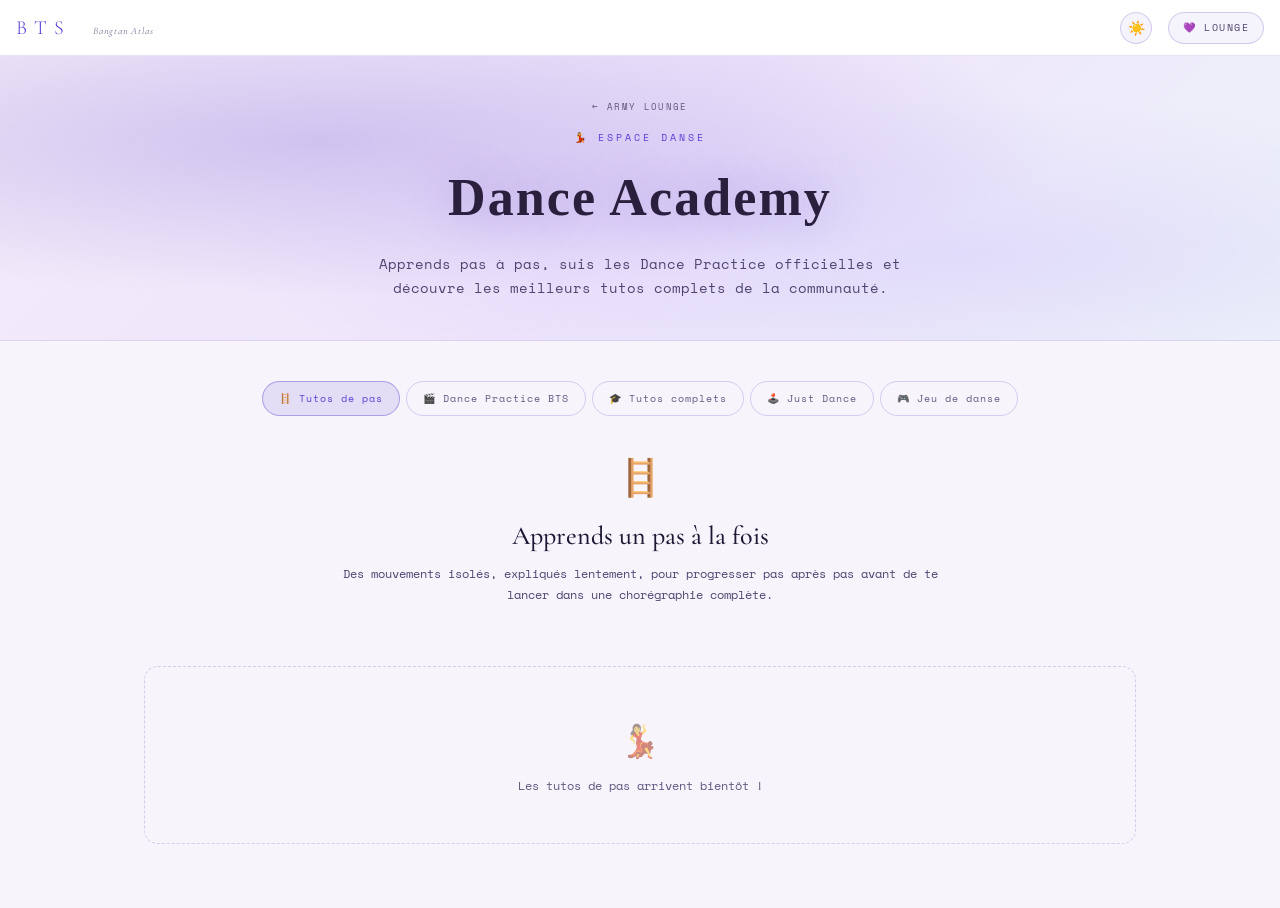
<file: dance.html>
<!DOCTYPE html>
<html lang="fr">
<head>
<script>
  (function(){
    try {
      var saved = localStorage.getItem('bts-theme');
      var theme = saved || (window.matchMedia && window.matchMedia('(prefers-color-scheme: light)').matches ? 'light' : 'dark');
      document.documentElement.setAttribute('data-theme', theme);
    } catch(e){}
  })();
</script>
<meta charset="UTF-8">
<meta name="viewport" content="width=device-width, initial-scale=1.0, maximum-scale=1.0">
<title>Dance Academy · ARMY Lounge</title>
<meta name="description" content="Tutos de pas, Dance Practice officielles et chorégraphies de la communauté pour apprendre les danses de BTS.">
<meta property="og:type" content="website">
<meta property="og:locale" content="fr_FR">
<meta property="og:site_name" content="Bangtan Atlas">
<meta property="og:title" content="Bangtan Atlas">
<meta property="og:description" content="L'archive complète dédiée à BTS — eras, lives, jeux et plus.">
<meta property="og:image" content="https://oce231.github.io/army-bts/Photo/Preview.jpg">
<meta property="og:url" content="https://oce231.github.io/army-bts/dance.html">
<meta name="twitter:card" content="summary_large_image">
<link href="https://fonts.googleapis.com/css2?family=Cormorant+Garamond:ital,wght@0,300;0,400;0,600;1,300;1,400&family=Space+Mono:wght@400;700&display=swap" rel="stylesheet">
<link rel="stylesheet" href="style.css?v=20261120a">
<link rel="stylesheet" href="hub.css?v=20261120a">
<link rel="stylesheet" href="dance.css?v=20261120a">
  <script defer src="https://cloud.umami.is/script.js" data-website-id="05ed87e3-dc67-44d8-a5b7-133005178a72"></script>
</head>
<body>

<!-- HEADER -->
<header>
  <button class="hamburger" id="ham" style="display:none" aria-label="Menu">
    <span></span><span></span><span></span>
  </button>
  <a class="logo" href="index.html" style="text-decoration:none">BTS <small>Bangtan Atlas</small></a>
  <div style="flex:1"></div>
  <button id="theme-toggle-btn" onclick="toggleTheme()" title="Changer de thème" aria-label="Basculer thème clair/sombre">🌙</button>
  <a class="hub-switch" href="hub.html">💜 Lounge</a>
</header>

<div class="hub-main">

  <!-- ── HERO ── -->
  <div class="dance-hero">
    <div class="hub-hero-bg"></div>
    <div class="hub-hero-content">
      <a href="hub.html" class="dance-back">← ARMY Lounge</a>
      <div class="hub-pretitle">💃 Espace danse</div>
      <h1 class="hub-title" style="font-size:clamp(30px,7vw,52px)">Dance Academy</h1>
      <p class="hub-subtitle">Apprends pas à pas, suis les Dance Practice officielles et découvre les meilleurs tutos complets de la communauté.</p>
    </div>
  </div>

  <div class="dance-main">

    <!-- ══════════════════════════════════════════════
         SÉLECTEUR D'ONGLETS
    ══════════════════════════════════════════════ -->
    <div class="dance-selector">
      <button class="dance-tab active" onclick="danceSwitch('pas', this)">🪜 Tutos de pas</button>
      <button class="dance-tab" onclick="danceSwitch('practice', this)">🎬 Dance Practice BTS</button>
      <button class="dance-tab" onclick="danceSwitch('tutos', this)">🎓 Tutos complets</button>
      <button class="dance-tab" onclick="danceSwitch('justdance', this)">🕹️ Just Dance</button>
      <button class="dance-tab" onclick="danceSwitch('jeu', this)">🎮 Jeu de danse</button>
    </div>

    <!-- ══════════════════════════════════════════════
         1. TUTOS DE PAS ISOLÉS
    ══════════════════════════════════════════════ -->
    <div id="dance-pas" class="dance-tab-panel">
      <div class="dance-section-intro">
        <div class="dance-section-emoji">🪜</div>
        <div class="dance-section-title">Apprends un pas à la fois</div>
        <p class="dance-section-desc">Des mouvements isolés, expliqués lentement, pour progresser pas après pas avant de te lancer dans une chorégraphie complète.</p>
      </div>
      <div class="dance-filters" id="dance-pas-filters"></div>
      <div class="dance-grid" id="dance-pas-grid"></div>
    </div>

    <!-- ══════════════════════════════════════════════
         2. DANCE PRACTICE BTS
    ══════════════════════════════════════════════ -->
    <div id="dance-practice" class="dance-tab-panel dance-hidden">
      <div class="dance-section-intro">
        <div class="dance-section-emoji">🎬</div>
        <div class="dance-section-title">Dance Practice officielles</div>
        <p class="dance-section-desc">Les vidéos Dance Practice de BTS eux-mêmes — la meilleure référence pour observer chaque détail de la chorégraphie originale.</p>
      </div>
      <div class="dance-filters" id="dance-practice-filters"></div>
      <div class="dance-grid" id="dance-practice-grid"></div>
    </div>

    <!-- ══════════════════════════════════════════════
         3. TUTOS COMPLETS PAR CRÉATEURS
    ══════════════════════════════════════════════ -->
    <div id="dance-tutos" class="dance-tab-panel dance-hidden">
      <div class="dance-section-intro">
        <div class="dance-section-emoji">🎓</div>
        <div class="dance-section-title">Tutos complets par la communauté</div>
        <p class="dance-section-desc">Des chorégraphies entières décortiquées par des créateurs de danse, mirror mode et ralentis pour apprendre à ton rythme.</p>
      </div>
      <div class="dance-filters" id="dance-tutos-filters"></div>
      <div class="dance-grid" id="dance-tutos-grid"></div>
    </div>

    <!-- ══════════════════════════════════════════════
         4. JUST DANCE
    ══════════════════════════════════════════════ -->
    <div id="dance-justdance" class="dance-tab-panel dance-hidden">
      <div class="dance-section-intro">
        <div class="dance-section-emoji">🕹️</div>
        <div class="dance-section-title">Just Dance — BTS Edition</div>
        <p class="dance-section-desc">Des vidéos dans l'esprit Just Dance sur des titres de BTS — suis les mouvements à l'écran et danse !</p>
      </div>
      <div class="dance-grid" id="dance-justdance-grid"></div>
    </div>

    <!-- ══════════════════════════════════════════════
         5. JEU DE DANSE — RHYTHM GAME
    ══════════════════════════════════════════════ -->
    <div id="dance-jeu" class="dance-tab-panel dance-hidden">
      <div class="dance-section-intro">
        <div class="dance-section-emoji">🎮</div>
        <div class="dance-section-title">Jeu de danse</div>
        <p class="dance-section-desc">Choisis une chanson, appuie sur les flèches au bon moment et enchaîne les combos ! Clavier ← ↑ ↓ → ou tap sur mobile.</p>
      </div>

      <!-- Sélection chanson -->
      <div id="rg-select" class="rg-select-screen">
        <div class="rg-song-grid" id="rg-song-grid"></div>
      </div>

      <!-- Zone de jeu -->
      <div id="rg-game" class="rg-game-wrap" style="display:none">
        <div class="rg-top-bar">
          <div class="rg-song-title-display" id="rg-song-label"></div>
          <div class="rg-combo-display" id="rg-combo-display"></div>
          <div class="rg-score-display" id="rg-score-display">0 pts</div>
        </div>
        <div class="rg-progress-bar-wrap"><div class="rg-progress-bar-fill" id="rg-progress-fill"></div></div>
        <div class="rg-field" id="rg-field">
          <div class="rg-lanes">
            <div class="rg-lane" id="rg-lane-0"></div>
            <div class="rg-lane" id="rg-lane-1"></div>
            <div class="rg-lane" id="rg-lane-2"></div>
            <div class="rg-lane" id="rg-lane-3"></div>
          </div>
          <div class="rg-hit-line"></div>
          <div class="rg-keys">
            <div class="rg-key" data-lane="0" id="rg-key-0"><span class="rg-key-label">←</span></div>
            <div class="rg-key" data-lane="1" id="rg-key-1"><span class="rg-key-label">↑</span></div>
            <div class="rg-key" data-lane="2" id="rg-key-2"><span class="rg-key-label">↓</span></div>
            <div class="rg-key" data-lane="3" id="rg-key-3"><span class="rg-key-label">→</span></div>
          </div>
          <div class="rg-feedback" id="rg-feedback"></div>
          <!-- Compte à rebours + résultat -->
          <div class="rg-overlay" id="rg-overlay">
            <div class="rg-countdown" id="rg-countdown">3</div>
          </div>
        </div>
        <div class="rg-kb-hint">Clavier : ← D · ↑ F · ↓ J · → K &nbsp;|&nbsp; Ou tap sur les touches</div>
        <button class="rg-btn" onclick="rgQuit()">✕ Quitter</button>
        <!-- Lecteur YT caché -->
        <div id="rg-yt-player"></div>
        <audio id="rg-audio-player" preload="auto"></audio>
      </div>
    </div>

  </div>
</div>

<script>
/* ══════════════════════════════════════════════
   THÈME CLAIR / SOMBRE
══════════════════════════════════════════════ */
function updateThemeBtn() {
  var btn = document.getElementById('theme-toggle-btn');
  if (!btn) return;
  var isLight = document.documentElement.getAttribute('data-theme') === 'light';
  btn.textContent = isLight ? '☀️' : '🌙';
  btn.title = isLight ? 'Passer en mode sombre' : 'Passer en mode clair';
}
function toggleTheme() {
  var current = document.documentElement.getAttribute('data-theme') === 'light' ? 'light' : 'dark';
  var next = current === 'light' ? 'dark' : 'light';
  document.documentElement.setAttribute('data-theme', next);
  try { localStorage.setItem('bts-theme', next); } catch(e){}
  updateThemeBtn();
}
document.addEventListener('DOMContentLoaded', updateThemeBtn);

/* ══════════════════════════════════════════════
   DONNÉES — à compléter au fur et à mesure
   youtubeId: laisser "" tant que le lien n'est pas choisi → un placeholder s'affiche
══════════════════════════════════════════════ */

/* 1. Tutos de pas isolés */
const DANCE_PAS = [
  // Exemple de structure à dupliquer :
  // { titre: "Le 'point' iconique de BTS", youtubeId: "", niveau: "debutant", membre: "groupe", desc: "Le mouvement de pointage synchronisé qu'on retrouve dans plusieurs chorégraphies." },
];

/* 2. Dance Practice officielles BTS */
const DANCE_PRACTICE = [
  // { titre: "Dynamite — Dance Practice", youtubeId: "", chanson: "Dynamite", desc: "Version Dance Practice officielle." },
];

/* 3. Tutos complets par créateurs */
const DANCE_TUTOS = [
  // { titre: "Dynamite — Tuto complet", youtubeId: "", chanson: "Dynamite", niveau: "intermediaire", createur: "Nom de la chaîne", createurUrl: "", desc: "Tuto pas à pas avec mirror mode." },
];

/* 4. Just Dance */
const DANCE_JUSTDANCE = [
  { titre: "Just Dance 2023 Edition - Boy With Luv by BTS ", youtubeId: "VkYQi_kcWV8", chanson: "Boy With luv by BTS", desc: "Suis les mouvements à l'écran !" },
  { titre: "Just Dance 2023 Edition - Dynamite EXTREME by BTS ", youtubeId: "oQvmL2b-hYE", chanson: "Dynamite", desc: "Suis les mouvements à l'écran !" },
  { titre: "MIC drop bts - just dance 2017! ", youtubeId: "v4tueBcGJZU", chanson: "MIC drop", desc: "Suis les mouvements à l'écran !" },
  { titre: "Just Dance 2023 Edition - Boy With Luv EXTREME by BTS", youtubeId: "2YW8Lu3Frjg", chanson: "Boy With !luv EXTREME", desc: "Suis les mouvements à l'écran !" },
  { titre: "Just Dance 2023 Edition - Boy With Luv EXTREME by BTS", youtubeId: "2YW8Lu3Frjg", chanson: "Boy With !luv EXTREME", desc: "Suis les mouvements à l'écran !" },
  { titre: "Just Dance 2023 Edition - Dynamite SOLO VERSION by BTS", youtubeId: "TS-53DqF5B0", chanson: "Dynamite SOLO Version", desc: "Suis les mouvements à l'écran !" },
  { titre: "Just Dance 2024 Edition - Butter EXTREME by BTS", youtubeId: "Rck1_lhWqGk", chanson: "Butter EXTREME", desc: "Suis les mouvements à l'écran !" },
  { titre: "Just Dance 2024 Edition - Seven by Jung Kook ft. Latto", youtubeId: "7VQbTfrrzvM", chanson: "Seven", desc: "Suis les mouvements à l'écran !" },
];

/* ══════════════════════════════════════════════
   RENDU
══════════════════════════════════════════════ */
function danceVideoEmbed(youtubeId) {
  if (youtubeId) {
    return '<div class="dance-video-wrap"><iframe src="https://www.youtube.com/embed/' + youtubeId + '" title="YouTube video" loading="lazy" allow="accelerometer; autoplay; clipboard-write; encrypted-media; gyroscope; picture-in-picture" allowfullscreen></iframe></div>';
  }
  return '<div class="dance-video-wrap"><div class="dance-video-placeholder"><span class="ph-icon">🎥</span><span class="ph-text">Vidéo à venir</span></div></div>';
}

const LEVEL_LABELS = { debutant: '🟢 Débutant', intermediaire: '🟡 Intermédiaire', avance: '🔴 Avancé' };

function danceCardPas(item) {
  const levelTag = item.niveau ? '<span class="dance-tag level-' + item.niveau + '">' + (LEVEL_LABELS[item.niveau] || item.niveau) + '</span>' : '';
  const memberTag = item.membre ? '<span class="dance-tag">' + item.membre + '</span>' : '';
  return '<div class="dance-card">' +
    danceVideoEmbed(item.youtubeId) +
    '<div class="dance-card-body">' +
      '<div class="dance-card-title">' + item.titre + '</div>' +
      '<div class="dance-card-meta">' + levelTag + memberTag + '</div>' +
      '<div class="dance-card-desc">' + (item.desc || '') + '</div>' +
    '</div>' +
  '</div>';
}

function danceCardPractice(item) {
  const songTag = item.chanson ? '<span class="dance-tag">🎵 ' + item.chanson + '</span>' : '';
  return '<div class="dance-card">' +
    danceVideoEmbed(item.youtubeId) +
    '<div class="dance-card-body">' +
      '<div class="dance-card-title">' + item.titre + '</div>' +
      '<div class="dance-card-meta">' + songTag + '</div>' +
      '<div class="dance-card-desc">' + (item.desc || '') + '</div>' +
    '</div>' +
  '</div>';
}

function danceCardTuto(item) {
  const songTag = item.chanson ? '<span class="dance-tag">🎵 ' + item.chanson + '</span>' : '';
  const levelTag = item.niveau ? '<span class="dance-tag level-' + item.niveau + '">' + (LEVEL_LABELS[item.niveau] || item.niveau) + '</span>' : '';
  const creatorHtml = item.createur
    ? '<div class="dance-card-creator">Par ' + (item.createurUrl ? '<a href="' + item.createurUrl + '" target="_blank" rel="noopener">' + item.createur + '</a>' : item.createur) + '</div>'
    : '';
  return '<div class="dance-card">' +
    danceVideoEmbed(item.youtubeId) +
    '<div class="dance-card-body">' +
      '<div class="dance-card-title">' + item.titre + '</div>' +
      '<div class="dance-card-meta">' + songTag + levelTag + '</div>' +
      '<div class="dance-card-desc">' + (item.desc || '') + '</div>' +
      creatorHtml +
    '</div>' +
  '</div>';
}

function danceRenderEmpty(gridEl, message) {
  gridEl.innerHTML = '<div class="dance-empty" style="grid-column:1/-1"><span class="ph-icon">💃</span>' + message + '</div>';
}

function danceRenderJustDance() {
  const grid = document.getElementById('dance-justdance-grid');
  if (!DANCE_JUSTDANCE.length) {
    danceRenderEmpty(grid, 'Les vidéos Just Dance arrivent bientôt !');
    return;
  }
  grid.innerHTML = DANCE_JUSTDANCE.map(item => {
    const songTag = item.chanson ? '<span class="dance-tag">🎵 ' + item.chanson + '</span>' : '';
    return '<div class="dance-card">' +
      danceVideoEmbed(item.youtubeId) +
      '<div class="dance-card-body">' +
        '<div class="dance-card-title">' + item.titre + '</div>' +
        '<div class="dance-card-meta">' + songTag + '</div>' +
        '<div class="dance-card-desc">' + (item.desc || '') + '</div>' +
      '</div>' +
    '</div>';
  }).join('');
}

function danceRenderPas() {
  const grid = document.getElementById('dance-pas-grid');
  if (!DANCE_PAS.length) {
    danceRenderEmpty(grid, 'Les tutos de pas arrivent bientôt !');
    return;
  }
  grid.innerHTML = DANCE_PAS.map(danceCardPas).join('');
}

function danceRenderPractice() {
  const grid = document.getElementById('dance-practice-grid');
  if (!DANCE_PRACTICE.length) {
    danceRenderEmpty(grid, 'Les Dance Practice arrivent bientôt !');
    return;
  }
  grid.innerHTML = DANCE_PRACTICE.map(danceCardPractice).join('');
}

function danceRenderTutos() {
  const grid = document.getElementById('dance-tutos-grid');
  if (!DANCE_TUTOS.length) {
    danceRenderEmpty(grid, 'Les tutos complets arrivent bientôt !');
    return;
  }
  grid.innerHTML = DANCE_TUTOS.map(danceCardTuto).join('');
}

/* ══════════════════════════════════════════════
   NAVIGATION ENTRE ONGLETS
══════════════════════════════════════════════ */
window.danceSwitch = function(panel, btn) {
  document.querySelectorAll('.dance-tab').forEach(t => t.classList.remove('active'));
  btn.classList.add('active');

  document.getElementById('dance-pas').classList.toggle('dance-hidden', panel !== 'pas');
  document.getElementById('dance-practice').classList.toggle('dance-hidden', panel !== 'practice');
  document.getElementById('dance-tutos').classList.toggle('dance-hidden', panel !== 'tutos');
  document.getElementById('dance-justdance').classList.toggle('dance-hidden', panel !== 'justdance');
  document.getElementById('dance-jeu').classList.toggle('dance-hidden', panel !== 'jeu');

  window.scrollTo({ top: 0, behavior: 'smooth' });
};

/* ══════════════════════════════════════════════
   RHYTHM GAME — MOTEUR COMPLET
══════════════════════════════════════════════ */

/* ── Chansons & patterns ── */
const RG_SONGS = [
  {
    id: 'dynamite',
    name: 'Dynamite',
    bpm: 114,
    diff: '⭐ Facile',
    youtubeId: 'gdZLi9oWNZg', // MV officiel — à tester
    itunesQuery: 'BTS Dynamite', // utilisé pour trouver l'extrait audio iTunes (30s, sans pub)
    start: 0, // secondes où le rythme démarre vraiment dans le clip (à ajuster si besoin)
    // Chaque note : [temps en ms, lane 0-3]
    // Pattern calé sur 114 BPM (~526ms/beat)
    notes: (function(){
      const b = 526; // ms par beat
      return [
        [b*4,0],[b*4+b*.5,2],[b*5,1],[b*5+b*.5,3],
        [b*6,0],[b*6+b*.5,1],[b*7,2],[b*7+b*.5,3],
        [b*8,1],[b*8+b*.5,0],[b*9,3],[b*9+b*.25,2],[b*9+b*.5,1],
        [b*10,0],[b*10+b*.5,2],[b*11,1],[b*11+b*.5,3],
        [b*12,2],[b*12+b*.25,1],[b*12+b*.5,0],[b*13,3],
        [b*14,0],[b*14+b*.5,1],[b*15,2],[b*15+b*.5,3],
        [b*16,1],[b*16+b*.5,0],[b*17,3],[b*17+b*.5,2],
        [b*18,0],[b*18+b*.25,1],[b*18+b*.5,2],[b*18+b*.75,3],
        [b*20,2],[b*20+b*.5,0],[b*21,1],[b*21+b*.5,3],
        [b*22,0],[b*22+b*.5,2],[b*23,3],[b*23+b*.5,1],
        [b*24,2],[b*24+b*.5,1],[b*25,0],[b*25+b*.5,3],
        [b*26,1],[b*26+b*.25,2],[b*26+b*.5,3],[b*27,0],
        [b*28,3],[b*28+b*.5,1],[b*29,0],[b*29+b*.5,2],
        [b*30,0],[b*30+b*.5,3],[b*31,1],[b*31+b*.5,2],
        [b*32,2],[b*32+b*.25,1],[b*32+b*.5,0],[b*33,3],
        [b*34,1],[b*34+b*.5,0],[b*35,2],[b*35+b*.5,3],
      ];
    })()
  },
  {
    id: 'butter',
    name: 'Butter',
    bpm: 110,
    diff: '⭐ Facile',
    youtubeId: 'WMweEpGlu_U',
    itunesQuery: 'BTS Butter',
    start: 14, // saute l'intro parlée/dansée avant le vrai rythme (à ajuster si besoin)
    notes: (function(){
      const b = 545;
      return [
        [b*4,1],[b*4+b*.5,3],[b*5,0],[b*5+b*.5,2],
        [b*6,3],[b*6+b*.5,1],[b*7,0],[b*7+b*.5,2],
        [b*8,0],[b*8+b*.5,1],[b*9,2],[b*9+b*.5,3],
        [b*10,1],[b*10+b*.25,0],[b*10+b*.5,3],[b*11,2],
        [b*12,0],[b*12+b*.5,2],[b*13,1],[b*13+b*.5,3],
        [b*14,2],[b*14+b*.5,0],[b*15,3],[b*15+b*.5,1],
        [b*16,1],[b*16+b*.5,3],[b*17,0],[b*17+b*.5,2],
        [b*18,3],[b*18+b*.25,2],[b*18+b*.5,1],[b*19,0],
        [b*20,2],[b*20+b*.5,0],[b*21,3],[b*21+b*.5,1],
        [b*22,0],[b*22+b*.5,2],[b*23,1],[b*23+b*.5,3],
        [b*24,1],[b*24+b*.25,0],[b*24+b*.5,3],[b*25,2],
        [b*26,3],[b*26+b*.5,1],[b*27,0],[b*27+b*.5,2],
        [b*28,2],[b*28+b*.5,3],[b*29,1],[b*29+b*.5,0],
        [b*30,0],[b*30+b*.5,1],[b*31,2],[b*31+b*.5,3],
        [b*32,3],[b*32+b*.25,2],[b*32+b*.5,1],[b*33,0],
        [b*34,0],[b*34+b*.5,2],[b*35,3],[b*35+b*.5,1],
      ];
    })()
  },
  {
    id: 'springday',
    name: 'Spring Day',
    bpm: 76,
    diff: '⭐ Facile',
    youtubeId: 'xEeFrLSkMm8',
    itunesQuery: 'BTS Spring Day',
    start: 53, // Spring Day a une longue intro cinématique avant les paroles (à ajuster si besoin)
    notes: (function(){
      const b = 789;
      return [
        [b*4,0],[b*5,2],[b*6,1],[b*7,3],
        [b*8,2],[b*8+b*.5,0],[b*9,3],[b*10,1],
        [b*11,0],[b*12,2],[b*12+b*.5,1],[b*13,3],
        [b*14,1],[b*15,0],[b*16,3],[b*16+b*.5,2],
        [b*17,0],[b*18,1],[b*19,2],[b*19+b*.5,3],
        [b*20,3],[b*21,0],[b*22,2],[b*22+b*.5,1],
        [b*23,1],[b*24,3],[b*25,0],[b*25+b*.5,2],
        [b*26,2],[b*27,1],[b*28,3],[b*28+b*.5,0],
        [b*29,0],[b*30,2],[b*31,1],[b*31+b*.5,3],
        [b*32,3],[b*33,0],[b*34,2],
      ];
    })()
  },
  {
    id: 'fakelove',
    name: 'Fake Love',
    bpm: 100,
    diff: '⭐⭐ Moyen',
    youtubeId: '7C2z4GqqS5E',
    itunesQuery: 'BTS Fake Love',
    start: 33, // saute l'intro avant l'entrée des paroles (à ajuster si besoin)
    notes: (function(){
      const b = 600;
      return [
        [b*4,0],[b*4+b*.5,1],[b*5,2],[b*5+b*.5,3],
        [b*6,1],[b*6+b*.25,0],[b*6+b*.5,2],[b*7,3],
        [b*7+b*.5,1],[b*8,0],[b*8+b*.5,3],[b*9,2],
        [b*9+b*.25,1],[b*9+b*.5,0],[b*10,3],[b*10+b*.5,1],
        [b*11,2],[b*11+b*.25,3],[b*11+b*.5,0],[b*12,1],
        [b*12+b*.5,2],[b*13,3],[b*13+b*.5,0],[b*14,1],
        [b*14+b*.25,2],[b*14+b*.5,3],[b*15,0],[b*15+b*.5,2],
        [b*16,1],[b*16+b*.25,3],[b*16+b*.5,0],[b*17,2],
        [b*17+b*.5,1],[b*18,3],[b*18+b*.25,0],[b*18+b*.5,2],
        [b*19,1],[b*19+b*.5,3],[b*20,0],[b*20+b*.25,1],
        [b*20+b*.5,2],[b*21,3],[b*21+b*.5,1],[b*22,0],
        [b*22+b*.25,2],[b*22+b*.5,3],[b*23,1],[b*23+b*.5,0],
        [b*24,2],[b*24+b*.25,3],[b*24+b*.5,1],[b*25,0],
        [b*25+b*.5,2],[b*26,3],[b*26+b*.5,0],[b*27,1],
      ];
    })()
  },
  {
    id: 'micdrop',
    name: 'MIC Drop',
    bpm: 130,
    diff: '⭐⭐ Moyen',
    youtubeId: 'kTlv5_Bs8aw',
    itunesQuery: 'BTS MIC Drop',
    start: 15, // saute la courte intro avant le vrai rythme (à ajuster si besoin)
    notes: (function(){
      const b = 461;
      return [
        [b*4,0],[b*4+b*.25,1],[b*4+b*.5,2],[b*5,3],
        [b*5+b*.5,0],[b*6,2],[b*6+b*.25,1],[b*6+b*.5,3],
        [b*7,0],[b*7+b*.25,3],[b*7+b*.5,1],[b*8,2],
        [b*8+b*.25,0],[b*8+b*.5,3],[b*9,1],[b*9+b*.25,2],
        [b*9+b*.5,0],[b*10,3],[b*10+b*.25,1],[b*10+b*.5,2],
        [b*11,0],[b*11+b*.25,3],[b*11+b*.5,2],[b*12,1],
        [b*12+b*.25,0],[b*12+b*.5,3],[b*13,2],[b*13+b*.25,1],
        [b*13+b*.5,0],[b*14,3],[b*14+b*.25,2],[b*14+b*.5,1],
        [b*15,0],[b*15+b*.25,1],[b*15+b*.5,2],[b*16,3],
        [b*16+b*.25,0],[b*16+b*.5,1],[b*17,2],[b*17+b*.25,3],
        [b*17+b*.5,0],[b*18,2],[b*18+b*.25,1],[b*18+b*.5,3],
        [b*19,0],[b*19+b*.25,2],[b*19+b*.5,1],[b*20,3],
        [b*20+b*.25,0],[b*20+b*.5,2],[b*21,3],[b*21+b*.25,1],
        [b*21+b*.5,0],[b*22,2],[b*22+b*.25,3],[b*22+b*.5,1],
        [b*23,0],[b*23+b*.25,2],[b*23+b*.5,3],[b*24,1],
      ];
    })()
  },
];

/* ── Variables d'état ── */
let rgSong = null;
let rgNotes = [];
let rgActiveArrows = [];
let rgScore = 0;
let rgCombo = 0;
let rgMaxCombo = 0;
let rgPerfect = 0;
let rgGood = 0;
let rgMiss = 0;
let rgStartTime = 0;
let rgRunning = false;
let rgAnimFrame = null;
let rgYtPlayer = null;
let rgYtReady = false;
let rgNextNoteIdx = 0;
let rgTotalNotes = 0;

/* Hauteur du champ (px) sans la zone de touche */
const RG_FIELD_H = 408; // 480 - 72
const RG_HIT_Y   = 72;  // distance du bas pour la ligne de frappe
const RG_FALL_MS = 1200; // ms pour traverser tout le champ

/* ── Sélection chanson ── */
function rgBuildSongGrid() {
  const grid = document.getElementById('rg-song-grid');
  grid.innerHTML = RG_SONGS.map((s,i) => `
    <div class="rg-song-card" onclick="rgSelectSong(${i})">
      <div class="rg-song-name">${s.name}</div>
      <div class="rg-song-bpm">${s.bpm} BPM</div>
      <div class="rg-song-diff">${s.diff}</div>
    </div>
  `).join('');
}

function rgSelectSong(idx) {
  rgSong = RG_SONGS[idx];
  document.getElementById('rg-select').style.display = 'none';
  document.getElementById('rg-game').style.display   = 'flex';
  document.getElementById('rg-song-label').textContent = rgSong.name;
  rgInitGame();
}

/* ── Initialisation ── */
let rgYtPlayerReady = false;
let rgWaitingForPlay = false;
let rgPlayFallbackTimer = null;
let rgReadyFallbackTimer = null;
let rgAudioMode = false; // true si on utilise l'extrait iTunes (sans pub), false = repli YouTube
const rgPreviewCache = {}; // évite de refaire la recherche iTunes à chaque partie

function rgInitGame() {
  rgScore = rgCombo = rgMaxCombo = rgPerfect = rgGood = rgMiss = 0;
  rgNextNoteIdx = 0;
  rgActiveArrows = [];
  rgRunning = false;
  rgWaitingForPlay = false;
  clearTimeout(rgPlayFallbackTimer);
  clearTimeout(rgReadyFallbackTimer);
  rgTotalNotes = rgSong.notes.length;

  // Vider les lanes
  for (let i=0;i<4;i++) {
    const lane = document.getElementById('rg-lane-'+i);
    lane.innerHTML = '';
  }

  // Overlay de chargement
  const overlay = document.getElementById('rg-overlay');
  overlay.style.display = 'flex';
  overlay.innerHTML = '<div class="rg-countdown" id="rg-countdown" style="font-size:20px">Chargement de la musique…</div>';

  rgUpdateHUD();
  rgPrepareAudio();
}

function rgCountdown(n) {
  const el = document.getElementById('rg-countdown');
  if (!el) return;
  el.style.fontSize = '';
  el.textContent = n > 0 ? n : 'GO !';
  if (n > 0) {
    setTimeout(() => rgCountdown(n-1), 800);
  } else {
    setTimeout(() => {
      document.getElementById('rg-overlay').style.display = 'none';
      rgLaunchAudioAndGame();
    }, 500);
  }
}

/* ══════════════════════════════════════════════
   MODE 1 — Extrait audio iTunes (prioritaire)
   Fichier audio direct, 30s, sans pub, démarrage quasi instantané.
══════════════════════════════════════════════ */
async function rgFetchPreviewUrl(query) {
  if (rgPreviewCache[query] !== undefined) return rgPreviewCache[query];
  try {
    const res = await fetch('https://itunes.apple.com/search?term=' + encodeURIComponent(query) + '&media=music&entity=song&limit=1');
    if (!res.ok) throw new Error('itunes http ' + res.status);
    const data = await res.json();
    const url = (data.results && data.results[0] && data.results[0].previewUrl) || null;
    rgPreviewCache[query] = url;
    return url;
  } catch(e) {
    console.warn('Recherche iTunes indisponible, repli sur YouTube :', e);
    rgPreviewCache[query] = null;
    return null;
  }
}

async function rgPrepareAudio() {
  rgYtPlayerReady = false;
  if (!rgSong) return;

  const previewUrl = rgSong.itunesQuery ? await rgFetchPreviewUrl(rgSong.itunesQuery) : null;

  if (previewUrl) {
    rgAudioMode = true;
    const audio = document.getElementById('rg-audio-player');
    audio.pause();
    audio.src = previewUrl;
    audio.currentTime = 0;
    audio.volume = 0.7;

    const onReady = () => {
      audio.removeEventListener('canplaythrough', onReady);
      rgYtPlayerReady = true;
      clearTimeout(rgReadyFallbackTimer);
      rgCountdown(3);
    };
    audio.addEventListener('canplaythrough', onReady, { once: true });
    audio.load();

    // Filet de sécurité si l'extrait iTunes ne charge jamais
    clearTimeout(rgReadyFallbackTimer);
    rgReadyFallbackTimer = setTimeout(() => {
      if (!rgYtPlayerReady) { rgYtPlayerReady = true; rgCountdown(3); }
    }, 5000);
  } else {
    // Repli : pas d'extrait trouvé → ancien système YouTube
    rgAudioMode = false;
    rgPrepareYT();
  }
}

/* ══════════════════════════════════════════════
   MODE 2 — Repli YouTube (si pas d'extrait iTunes trouvé)
══════════════════════════════════════════════ */
function rgLoadYTAPI() {
  if (window.YT && window.YT.Player) { rgYtReady = true; return; }
  const tag = document.createElement('script');
  tag.src = 'https://www.youtube.com/iframe_api';
  document.head.appendChild(tag);
}
window.onYouTubeIframeAPIReady = function() {
  rgYtReady = true;
};

// Prépare le lecteur AVANT le compte à rebours : le charge, le cale précisément
// au bon endroit (fin de l'intro du clip) et le laisse en pause, prêt à démarrer.
function rgPrepareYT() {
  rgYtPlayerReady = false;
  if (!rgSong || !rgSong.youtubeId) { rgCountdown(3); return; }

  const create = () => {
    if (rgYtPlayer) { try { rgYtPlayer.destroy(); } catch(e){} rgYtPlayer = null; }
    rgYtPlayer = new YT.Player('rg-yt-player', {
      height: '1', width: '1',
      videoId: rgSong.youtubeId,
      playerVars: {
        autoplay: 0, controls: 0, disablekb: 1, fs: 0, modestbranding: 1, rel: 0,
        start: Math.floor(rgSong.start || 0)
      },
      events: {
        onReady: e => {
          try {
            e.target.setVolume(70);
            e.target.seekTo(rgSong.start || 0, true);
            e.target.pauseVideo();
          } catch(err){}
          rgYtPlayerReady = true;
          clearTimeout(rgReadyFallbackTimer);
          rgCountdown(3);
        },
        onStateChange: e => {
          if (e.data === YT.PlayerState.PLAYING && rgWaitingForPlay) {
            rgWaitingForPlay = false;
            clearTimeout(rgPlayFallbackTimer);
            rgStartTime = performance.now();
            rgRunning = true;
            rgLoop();
          }
        },
        onError: () => {
          // Vidéo bloquée/indisponible : on démarre quand même le jeu, en silence
          if (rgWaitingForPlay) {
            rgWaitingForPlay = false;
            clearTimeout(rgPlayFallbackTimer);
            rgStartTime = performance.now();
            rgRunning = true;
            rgLoop();
          } else if (!rgYtPlayerReady) {
            rgYtPlayerReady = true;
            clearTimeout(rgReadyFallbackTimer);
            rgCountdown(3);
          }
        }
      }
    });
  };
  if (rgYtReady && window.YT && window.YT.Player) {
    create();
  } else {
    const wait = setInterval(() => {
      if (rgYtReady && window.YT && window.YT.Player) { clearInterval(wait); create(); }
    }, 200);
  }
}

// Appelé une fois le "GO !" affiché : démarre l'audio (iTunes ou YouTube),
// et n'affiche la première flèche que lorsque la lecture réelle est confirmée.
function rgLaunchAudioAndGame() {
  rgWaitingForPlay = true;

  if (rgAudioMode) {
    const audio = document.getElementById('rg-audio-player');
    const onPlaying = () => {
      audio.removeEventListener('playing', onPlaying);
      if (rgWaitingForPlay) {
        rgWaitingForPlay = false;
        clearTimeout(rgPlayFallbackTimer);
        rgStartTime = performance.now();
        rgRunning = true;
        rgLoop();
      }
    };
    audio.addEventListener('playing', onPlaying);
    audio.currentTime = 0;
    const p = audio.play();
    if (p && p.catch) p.catch(() => {}); // géré par le filet de sécurité ci-dessous
  } else {
    try {
      if (rgYtPlayer) {
        rgYtPlayer.seekTo(rgSong.start || 0, true);
        rgYtPlayer.playVideo();
      } else {
        rgWaitingForPlay = false;
        rgStartTime = performance.now();
        rgRunning = true;
        rgLoop();
        return;
      }
    } catch(e){}
  }

  clearTimeout(rgPlayFallbackTimer);
  rgPlayFallbackTimer = setTimeout(() => {
    if (rgWaitingForPlay) {
      rgWaitingForPlay = false;
      rgStartTime = performance.now();
      rgRunning = true;
      rgLoop();
    }
  }, 4000);
}

function rgStopYT() {
  try {
    const audio = document.getElementById('rg-audio-player');
    audio.pause();
    audio.currentTime = 0;
  } catch(e){}
  try { if (rgYtPlayer) { rgYtPlayer.stopVideo(); rgYtPlayer.destroy(); rgYtPlayer = null; } } catch(e){}
}


/* ── Boucle principale ── */
function rgLoop() {
  if (!rgRunning) return;
  const now = performance.now() - rgStartTime;

  // Spawn nouvelles flèches
  while (rgNextNoteIdx < rgSong.notes.length) {
    const [t, lane] = rgSong.notes[rgNextNoteIdx];
    // On spawn la flèche RG_FALL_MS avant son temps de frappe
    if (now >= t - RG_FALL_MS) {
      rgSpawnArrow(lane, t);
      rgNextNoteIdx++;
    } else break;
  }

  // Mettre à jour positions
  const field = document.getElementById('rg-field');
  const fieldH = field ? field.clientHeight : 480;
  const hitY = fieldH - 72; // position Y de la hit-line en px depuis le haut

  for (let i = rgActiveArrows.length-1; i >= 0; i--) {
    const arrow = rgActiveArrows[i];
    const elapsed = now - (arrow.spawnTime);
    const progress = elapsed / RG_FALL_MS; // 0 → 1
    const topPx = progress * hitY - 19; // centrer la flèche (hauteur 38px)
    arrow.el.style.top = topPx + 'px';

    // Miss automatique si trop tard (>200ms après le temps de frappe)
    if (now > arrow.hitTime + 200 && !arrow.hit) {
      rgRegisterMiss(arrow);
    }
    // Supprimer les flèches passées
    if (now > arrow.hitTime + 400) {
      arrow.el.remove();
      rgActiveArrows.splice(i,1);
    }
  }

  // Progression
  const lastNote = rgSong.notes[rgSong.notes.length-1];
  const totalDur = lastNote[0] + 2000;
  document.getElementById('rg-progress-fill').style.width = Math.min(100, now/totalDur*100) + '%';

  // Fin de chanson
  if (now > totalDur && rgActiveArrows.length === 0) {
    rgEnd();
    return;
  }

  rgAnimFrame = requestAnimationFrame(rgLoop);
}

/* ── Spawn flèche ── */
const RG_EMOJIS = ['←','↑','↓','→'];
function rgSpawnArrow(lane, hitTime) {
  const laneEl = document.getElementById('rg-lane-'+lane);
  if (!laneEl) return;
  const el = document.createElement('div');
  el.className = 'rg-arrow';
  el.setAttribute('data-lane', lane);
  el.textContent = RG_EMOJIS[lane];
  el.style.top = '-38px';
  laneEl.appendChild(el);

  const spawnTime = performance.now() - rgStartTime;
  const obj = { el, lane, hitTime, spawnTime: hitTime - RG_FALL_MS, hit: false };
  rgActiveArrows.push(obj);
}

/* ── Frappe ── */
const RG_KEY_MAP = { ArrowLeft:0, KeyD:0, ArrowUp:1, KeyF:1, ArrowDown:2, KeyJ:2, ArrowRight:3, KeyK:3 };

function rgHandleKey(lane) {
  if (!rgRunning) return;
  const now = performance.now() - rgStartTime;

  // Flash visuel de la touche
  const keyEl = document.getElementById('rg-key-'+lane);
  if (keyEl) { keyEl.classList.add('pressed'); setTimeout(()=>keyEl.classList.remove('pressed'),120); }

  // Chercher la flèche la plus proche dans ce lane
  let best = null, bestDelta = Infinity;
  for (const arrow of rgActiveArrows) {
    if (arrow.hit || arrow.lane !== lane) continue;
    const delta = Math.abs(now - arrow.hitTime);
    if (delta < bestDelta) { bestDelta = delta; best = arrow; }
  }

  if (!best || bestDelta > 300) {
    // Frappe dans le vide
    rgShowFeedback('miss');
    return;
  }

  best.hit = true;
  best.el.style.opacity = '0';

  if (bestDelta < 80) {
    rgPerfect++; rgScore += 100 + rgCombo*2;
    rgCombo++; rgShowFeedback('perfect');
  } else {
    rgGood++; rgScore += 50 + rgCombo;
    rgCombo++; rgShowFeedback('good');
  }
  rgMaxCombo = Math.max(rgMaxCombo, rgCombo);
  rgUpdateHUD();
}

function rgRegisterMiss(arrow) {
  if (arrow.hit) return;
  arrow.hit = true;
  rgMiss++; rgCombo = 0;
  rgUpdateHUD();
}

/* ── Feedback visuel ── */
let rgFbTimer = null;
function rgShowFeedback(type) {
  const el = document.getElementById('rg-feedback');
  if (!el) return;
  el.className = 'rg-feedback show ' + type;
  el.textContent = type === 'perfect' ? '✦ PERFECT' : type === 'good' ? 'GOOD' : 'MISS';
  clearTimeout(rgFbTimer);
  rgFbTimer = setTimeout(()=>{ el.classList.remove('show'); }, 450);
}

/* ── HUD ── */
function rgUpdateHUD() {
  const sd = document.getElementById('rg-score-display');
  const cd = document.getElementById('rg-combo-display');
  if (sd) sd.textContent = rgScore + ' pts';
  if (cd) cd.textContent = rgCombo >= 5 ? '×'+rgCombo+' combo' : '';
}

/* ── Fin de partie ── */
function rgEnd() {
  rgRunning = false;
  cancelAnimationFrame(rgAnimFrame);
  rgStopYT();

  const accuracy = rgTotalNotes > 0 ? Math.round((rgPerfect + rgGood*0.5) / rgTotalNotes * 100) : 0;
  let grade, gradeEmoji;
  if (accuracy >= 95) { grade = 'S'; gradeEmoji = '🏆'; }
  else if (accuracy >= 80) { grade = 'A'; gradeEmoji = '⭐'; }
  else if (accuracy >= 60) { grade = 'B'; gradeEmoji = '💫'; }
  else if (accuracy >= 40) { grade = 'C'; gradeEmoji = '💜'; }
  else { grade = 'D'; gradeEmoji = '💪'; }

  const overlay = document.getElementById('rg-overlay');
  overlay.style.display = 'flex';
  overlay.innerHTML = `
    <div class="rg-result-grade">${gradeEmoji}</div>
    <div class="rg-result-title">Rang ${grade}</div>
    <div class="rg-result-stats">
      Score : ${rgScore} pts<br>
      Précision : ${accuracy}%<br>
      Perfect : ${rgPerfect} &nbsp; Good : ${rgGood} &nbsp; Miss : ${rgMiss}<br>
      Max combo : ×${rgMaxCombo}
    </div>
    <div style="display:flex;gap:8px;margin-top:.5rem">
      <button class="rg-btn rg-btn-primary" onclick="rgReplay()">↺ Rejouer</button>
      <button class="rg-btn" onclick="rgQuit()">☰ Sélection</button>
    </div>
  `;
}

function rgReplay() {
  // Vider les flèches restantes
  for (let i=0;i<4;i++) {
    const l = document.getElementById('rg-lane-'+i);
    if (l) l.innerHTML = '';
  }
  rgActiveArrows = [];
  rgInitGame();
}

function rgQuit() {
  rgRunning = false;
  cancelAnimationFrame(rgAnimFrame);
  rgStopYT();
  document.getElementById('rg-game').style.display = 'none';
  document.getElementById('rg-select').style.display = 'block';
}

/* ── Contrôles clavier ── */
document.addEventListener('keydown', e => {
  const lane = RG_KEY_MAP[e.code];
  if (lane !== undefined) { e.preventDefault(); rgHandleKey(lane); }
});

/* ── Contrôles tactiles (boutons) ── */
for (let i=0;i<4;i++) {
  const key = document.getElementById('rg-key-'+i);
  if (key) {
    key.addEventListener('pointerdown', e => { e.preventDefault(); rgHandleKey(i); });
  }
}

/* ── Init ── */
rgLoadYTAPI();
rgBuildSongGrid();

/* Rendu initial des autres onglets */
danceRenderPas();
danceRenderPractice();
danceRenderTutos();
danceRenderJustDance();

</script>

<script src="sw-register.js"></script>
</body>
</html>
</file>
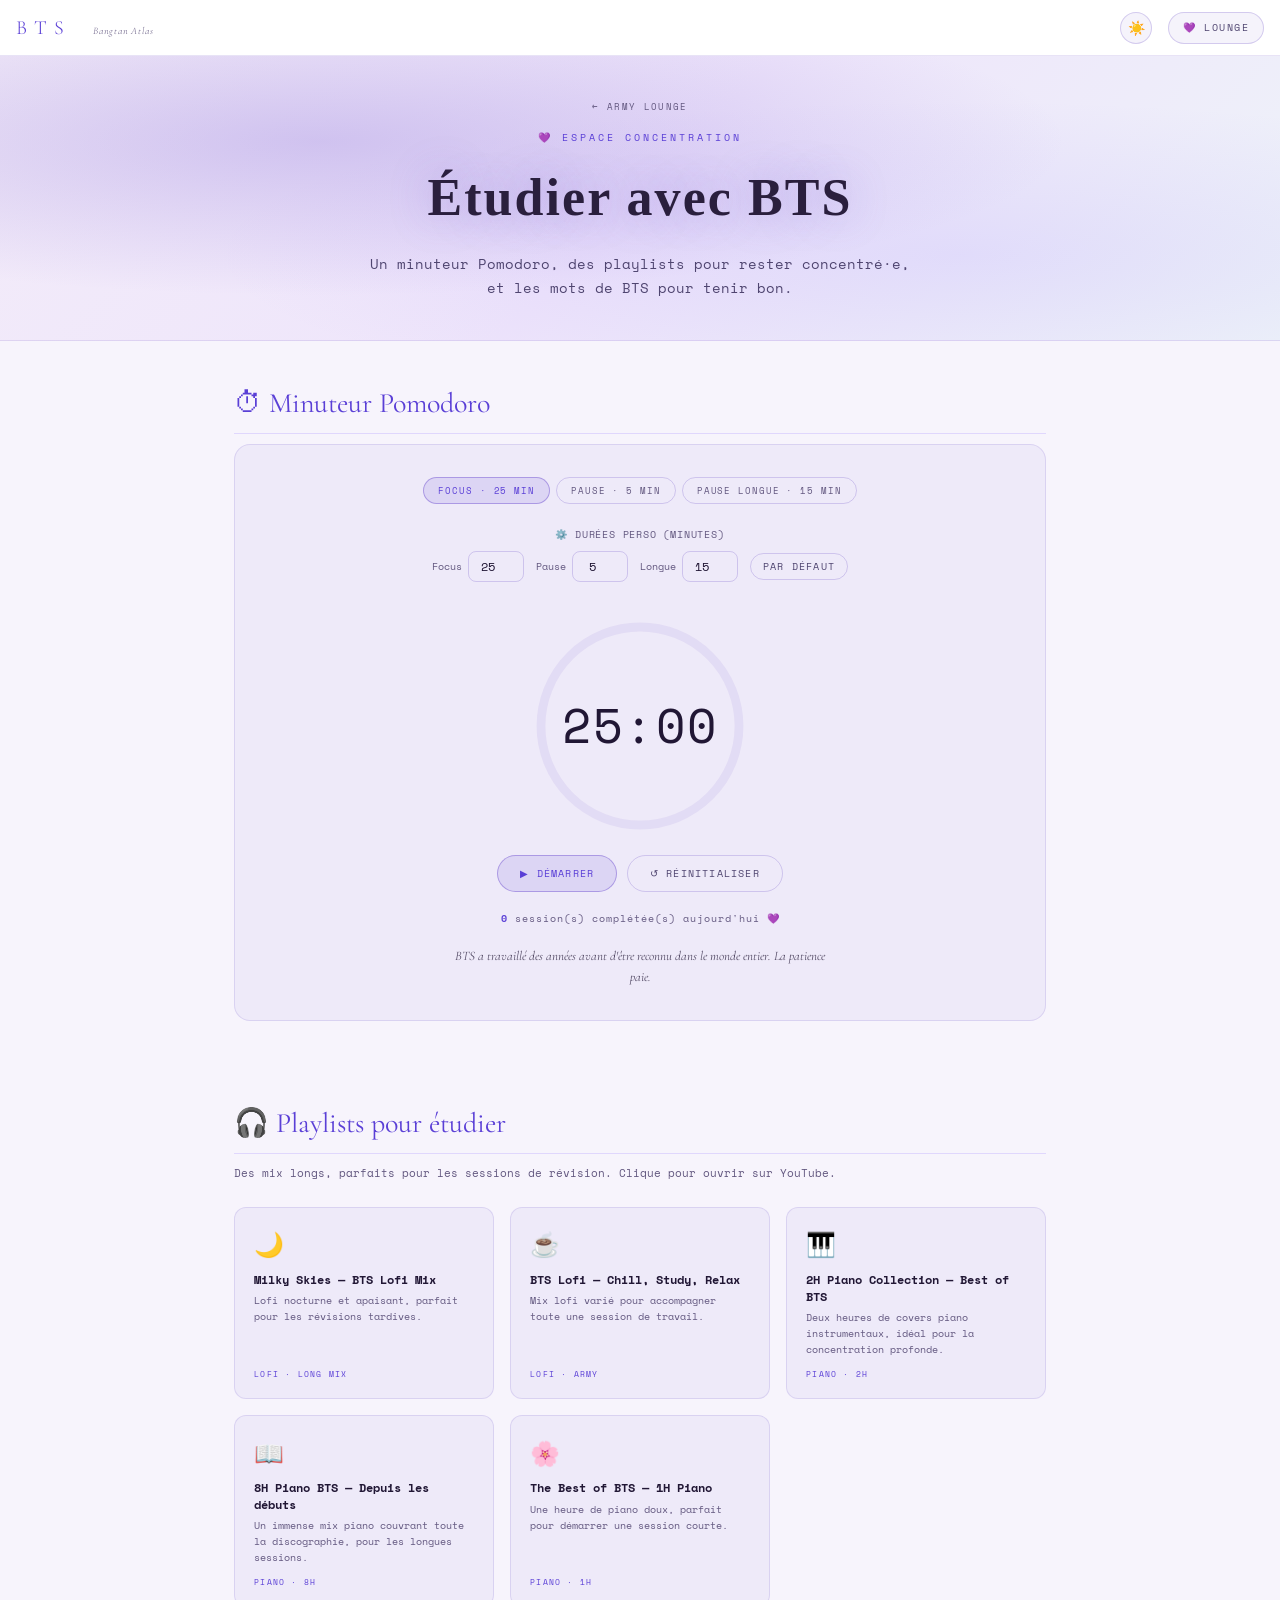
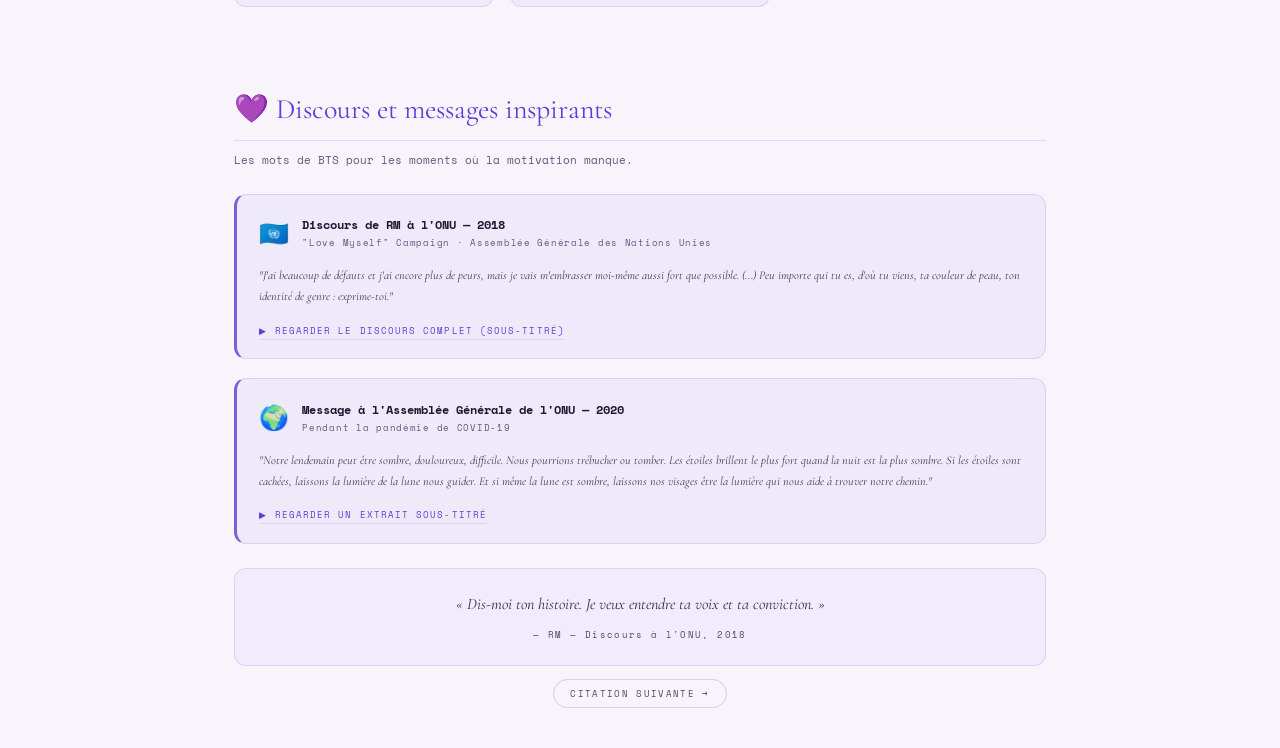
<file: study.html>
<!DOCTYPE html>
<html lang="fr">
<head>
<script>
  (function(){
    try {
      var saved = localStorage.getItem('bts-theme');
      var theme = saved || (window.matchMedia && window.matchMedia('(prefers-color-scheme: light)').matches ? 'light' : 'dark');
      document.documentElement.setAttribute('data-theme', theme);
    } catch(e){}
  })();
</script>
<meta charset="UTF-8">
<meta name="viewport" content="width=device-width, initial-scale=1.0, maximum-scale=1.0">
<title>Étudier avec BTS · ARMY Lounge</title>
<meta name="description" content="Playlists de concentration, messages d'encouragement et discours inspirants de BTS pour réviser.">
<meta property="og:title" content="Étudier avec BTS — Bangtan Atlas">
<meta property="og:description" content="Playlists de concentration, messages d'encouragement et discours inspirants de BTS pour réviser.">
<meta property="og:image" content="https://oce231.github.io/army-bts/Photo/Preview.jpg">
<meta property="og:url" content="https://oce231.github.io/army-bts/study.html">
<meta property="og:type" content="website">
<meta property="og:locale" content="fr_FR">
<meta property="og:site_name" content="Bangtan Atlas">
<meta name="twitter:card" content="summary_large_image">
<link href="https://fonts.googleapis.com/css2?family=Cormorant+Garamond:ital,wght@0,300;0,400;0,600;1,300;1,400&family=Space+Mono:wght@400;700&display=swap" rel="stylesheet">
<link rel="stylesheet" href="style.css?v=20261120a">
<link rel="stylesheet" href="hub.css?v=20261120a">
<link rel="stylesheet" href="study.css?v=20261120a">
  <script defer src="https://cloud.umami.is/script.js" data-website-id="05ed87e3-dc67-44d8-a5b7-133005178a72"></script>
</head>
<body>

<!-- HEADER -->
<header>
  <button class="hamburger" id="ham" style="display:none" aria-label="Menu">
    <span></span><span></span><span></span>
  </button>
  <a class="logo" href="index.html" style="text-decoration:none">BTS <small>Bangtan Atlas</small></a>
  <div style="flex:1"></div>
  <button id="theme-toggle-btn" onclick="toggleTheme()" title="Changer de thème" aria-label="Basculer thème clair/sombre">🌙</button>
  <a class="hub-switch" href="hub.html">💜 Lounge</a>
</header>

<div class="hub-main">

  <!-- ── HERO ── -->
  <div class="study-hero">
    <div class="hub-hero-bg"></div>
    <div class="hub-hero-content">
      <a href="hub.html" class="study-back">← ARMY Lounge</a>
      <div class="hub-pretitle">💜 Espace concentration</div>
      <h1 class="hub-title" style="font-size:clamp(30px,7vw,52px)">Étudier avec BTS</h1>
      <p class="hub-subtitle">Un minuteur Pomodoro, des playlists pour rester concentré·e, et les mots de BTS pour tenir bon.</p>
    </div>
  </div>

  <!-- ══════════════════════════════════════════════
       POMODORO
  ══════════════════════════════════════════════ -->
  <div class="study-section">
    <div class="study-section-title">⏱ Minuteur Pomodoro</div>

    <div class="pomo-card">
      <div class="pomo-modes">
        <button class="pomo-mode active" data-kind="focus" onclick="pomoSetMode(this,'focus')">Focus · <span data-lbl="focus">25</span> min</button>
        <button class="pomo-mode" data-kind="short" onclick="pomoSetMode(this,'short')">Pause · <span data-lbl="short">5</span> min</button>
        <button class="pomo-mode" data-kind="long" onclick="pomoSetMode(this,'long')">Pause longue · <span data-lbl="long">15</span> min</button>
      </div>
      <div class="pomo-custom">
        <span class="pomo-custom-title">⚙️ Durées perso (minutes)</span>
        <label>Focus <input type="number" id="pomo-in-focus" min="1" max="180" inputmode="numeric"></label>
        <label>Pause <input type="number" id="pomo-in-short" min="1" max="60" inputmode="numeric"></label>
        <label>Longue <input type="number" id="pomo-in-long" min="1" max="90" inputmode="numeric"></label>
        <button class="pomo-btn" type="button" onclick="pomoDefaults()">Par défaut</button>
      </div>

      <div class="pomo-ring-wrap">
        <svg class="pomo-ring" viewBox="0 0 200 200">
          <circle class="pomo-ring-bg" cx="100" cy="100" r="90"/>
          <circle class="pomo-ring-fg" id="pomo-ring-fg" cx="100" cy="100" r="90"/>
        </svg>
        <div class="pomo-time" id="pomo-time">25:00</div>
      </div>

      <div class="pomo-controls">
        <button class="pomo-btn pomo-btn-main" id="pomo-toggle" onclick="pomoToggle()">▶ Démarrer</button>
        <button class="pomo-btn" onclick="pomoReset()">↺ Réinitialiser</button>
      </div>

      <div class="pomo-cycles">
        <span id="pomo-cycle-count">0</span> session(s) complétée(s) aujourd'hui 💜
      </div>

      <div class="pomo-message" id="pomo-message"></div>
    </div>
  </div>

  <!-- ══════════════════════════════════════════════
       PLAYLISTS DE CONCENTRATION
  ══════════════════════════════════════════════ -->
  <div class="study-section">
    <div class="study-section-title">🎧 Playlists pour étudier</div>
    <p class="study-intro">Des mix longs, parfaits pour les sessions de révision. Clique pour ouvrir sur YouTube.</p>

    <div class="study-grid">
      <a class="study-card" href="#" data-yt="eN9fKcCZ9Jg" onclick="openStudyPlayer(event,this)">
        <div class="study-card-icon">🌙</div>
        <div class="study-card-title">Milky Skies — BTS Lofi Mix</div>
        <div class="study-card-desc">Lofi nocturne et apaisant, parfait pour les révisions tardives.</div>
        <div class="study-card-tag">Lofi · Long mix</div>
      </a>

      <a class="study-card" href="#" data-yt="CtKiYK4BAFc" onclick="openStudyPlayer(event,this)">
        <div class="study-card-icon">☕</div>
        <div class="study-card-title">BTS Lofi — Chill, Study, Relax</div>
        <div class="study-card-desc">Mix lofi varié pour accompagner toute une session de travail.</div>
        <div class="study-card-tag">Lofi · ARMY</div>
      </a>

      <a class="study-card" href="#" data-yt="qlJzmdC5GWc" onclick="openStudyPlayer(event,this)">
        <div class="study-card-icon">🎹</div>
        <div class="study-card-title">2H Piano Collection — Best of BTS</div>
        <div class="study-card-desc">Deux heures de covers piano instrumentaux, idéal pour la concentration profonde.</div>
        <div class="study-card-tag">Piano · 2h</div>
      </a>

      <a class="study-card" href="#" data-yt="tOnZxO_qBnE" onclick="openStudyPlayer(event,this)">
        <div class="study-card-icon">📖</div>
        <div class="study-card-title">8H Piano BTS — Depuis les débuts</div>
        <div class="study-card-desc">Un immense mix piano couvrant toute la discographie, pour les longues sessions.</div>
        <div class="study-card-tag">Piano · 8h</div>
      </a>

      <a class="study-card" href="#" data-yt="BTzLt-1WZvE" onclick="openStudyPlayer(event,this)">
        <div class="study-card-icon">🌸</div>
        <div class="study-card-title">The Best of BTS — 1H Piano</div>
        <div class="study-card-desc">Une heure de piano doux, parfait pour démarrer une session courte.</div>
        <div class="study-card-tag">Piano · 1h</div>
      </a>

    </div>
  </div>

  <!-- ══════════════════════════════════════════════
       MESSAGES & DISCOURS INSPIRANTS
  ══════════════════════════════════════════════ -->
  <div class="study-section">
    <div class="study-section-title">💜 Discours et messages inspirants</div>
    <p class="study-intro">Les mots de BTS pour les moments où la motivation manque.</p>

    <div class="speech-card">
      <div class="speech-header">
        <span class="speech-icon">🇺🇳</span>
        <div>
          <div class="speech-title">Discours de RM à l'ONU — 2018</div>
          <div class="speech-sub">"Love Myself" Campaign · Assemblée Générale des Nations Unies</div>
        </div>
      </div>
      <p class="speech-quote">"J'ai beaucoup de défauts et j'ai encore plus de peurs, mais je vais m'embrasser moi-même aussi fort que possible. (...) Peu importe qui tu es, d'où tu viens, ta couleur de peau, ton identité de genre : exprime-toi."</p>
      <a class="speech-link" href="https://www.youtube.com/watch?v=ZhJ-LAQ6e_Y" target="_blank">▶ Regarder le discours complet (sous-titré)</a>
    </div>

    <div class="speech-card">
      <div class="speech-header">
        <span class="speech-icon">🌍</span>
        <div>
          <div class="speech-title">Message à l'Assemblée Générale de l'ONU — 2020</div>
          <div class="speech-sub">Pendant la pandémie de COVID-19</div>
        </div>
      </div>
      <p class="speech-quote">"Notre lendemain peut être sombre, douloureux, difficile. Nous pourrions trébucher ou tomber. Les étoiles brillent le plus fort quand la nuit est la plus sombre. Si les étoiles sont cachées, laissons la lumière de la lune nous guider. Et si même la lune est sombre, laissons nos visages être la lumière qui nous aide à trouver notre chemin."</p>
      <a class="speech-link" href="https://www.youtube.com/watch?v=MvJSyU_zuLY" target="_blank">▶ Regarder un extrait sous-titré</a>
    </div>

    <!-- Citations courtes en rotation -->
    <div class="quote-rotator-wrap">
      <div class="quote-rotator" id="study-quote">
        <div class="quote-text" id="study-quote-text"></div>
        <div class="quote-member" id="study-quote-member"></div>
      </div>
      <button class="quote-next-btn" onclick="nextStudyQuote()">Citation suivante →</button>
    </div>
  </div>

</div>

<!-- ══════════════════════════════════════════════
     LECTEUR INTÉGRÉ PLEIN ÉCRAN
══════════════════════════════════════════════ -->
<div id="study-player-overlay" class="study-player-overlay" aria-hidden="true">
  <button id="study-player-close" class="study-player-close" onclick="closeStudyPlayer()" aria-label="Fermer le lecteur" title="Fermer">✕</button>
  <div class="study-player-frame-wrap">
    <iframe id="study-player-iframe" class="study-player-iframe"
      src="" title="Lecteur d'étude" frameborder="0"
      allow="autoplay; encrypted-media; picture-in-picture" allowfullscreen></iframe>
  </div>
</div>

<script>
/* ══════════════════════════════════════════════
   LECTEUR D'ÉTUDE — modal plein écran intégré au site
══════════════════════════════════════════════ */
function openStudyPlayer(e, el) {
  e.preventDefault();
  var videoId = el.getAttribute('data-yt');
  if (!videoId) return;
  var overlay = document.getElementById('study-player-overlay');
  var iframe = document.getElementById('study-player-iframe');
  // rel=0 : pas de suggestions d'autres chaînes à la fin
  // modestbranding=1 : marque YouTube discrète
  // autoplay=1 : démarre immédiatement (le clic = interaction utilisateur, donc autorisé avec le son)
  iframe.src = 'https://www.youtube.com/embed/' + videoId + '?autoplay=1&rel=0&modestbranding=1&playsinline=1';
  overlay.classList.add('open');
  document.body.style.overflow = 'hidden';
}
function closeStudyPlayer() {
  var overlay = document.getElementById('study-player-overlay');
  var iframe = document.getElementById('study-player-iframe');
  overlay.classList.remove('open');
  iframe.src = ''; // stoppe la lecture
  document.body.style.overflow = '';
}
document.addEventListener('keydown', function(e){
  if (e.key === 'Escape') closeStudyPlayer();
});
</script>

<script>
/* ══════════════════════════════════════════════
   POMODORO
══════════════════════════════════════════════ */
(function(){
  let totalSeconds = 25 * 60;  // recalculé après lecture des durées perso
  let remaining = totalSeconds;
  let timerId = null;
  let running = false;
  let cycles = 0;

  const ring = document.getElementById('pomo-ring-fg');
  const CIRC = 2 * Math.PI * 90;
  ring.style.strokeDasharray = CIRC;
  ring.style.strokeDashoffset = 0;

  const MESSAGES = [
    "Tu fais déjà mieux que tu ne le crois. 💜",
    "Un pas à la fois, sans te comparer aux autres.",
    "Courage : chaque minute de focus te rapproche de ton objectif.",
    "Respire. Continue. Tu n'es pas seul·e.",
    "Même les jours difficiles font partie de l'histoire la plus belle.",
    "BTS a travaillé des années avant d'être reconnu dans le monde entier. La patience paie.",
    "Tu mérites cette pause autant que ce travail.",
    "Un jour à la fois, une session à la fois.",
  ];

  function formatTime(s) {
    const m = Math.floor(s/60);
    const sec = s % 60;
    return `${String(m).padStart(2,'0')}:${String(sec).padStart(2,'0')}`;
  }

  function updateDisplay() {
    document.getElementById('pomo-time').textContent = formatTime(remaining);
    const progress = 1 - (remaining / totalSeconds);
    ring.style.strokeDashoffset = CIRC * (1 - progress);
  }

  const BASE_TITLE = document.title;
  let endAt = 0;           // timestamp de fin (fiable même si l'onglet dort)
  let mode = 'focus';
  const DEF = {focus:25, short:5, long:15};
  let D = Object.assign({}, DEF);
  try { Object.assign(D, JSON.parse(localStorage.getItem('studyPomoDur')) || {}); } catch(e) {}
  function clampDur(k, v) { const max = {focus:180, short:60, long:90}[k]; v = Math.round(+v); return (v >= 1 && v <= max) ? v : DEF[k]; }
  Object.keys(DEF).forEach(k => D[k] = clampDur(k, D[k]));
  let focusDone = 0;       // focus terminés dans la série (pause longue tous les 4)
  const dayKey = 'studyPomo:' + new Date().toISOString().slice(0,10);
  try { cycles = parseInt(localStorage.getItem(dayKey), 10) || 0; } catch(e) {}
  document.getElementById('pomo-cycle-count').textContent = cycles;

  function setActiveBtn(kind) {
    document.querySelectorAll('.pomo-mode').forEach(b => b.classList.toggle('active', b.dataset.kind === kind));
  }
  function syncLabels() {
    Object.keys(D).forEach(function(k){
      const l = document.querySelector('[data-lbl="' + k + '"]'); if (l) l.textContent = D[k];
      const i = document.getElementById('pomo-in-' + k); if (i && document.activeElement !== i) i.value = D[k];
    });
  }
  function saveDur() { try { localStorage.setItem('studyPomoDur', JSON.stringify(D)); } catch(e) {} }
  function applyDur() {
    syncLabels();
    if (!running) { totalSeconds = D[mode] * 60; remaining = totalSeconds; updateDisplay(); }
  }
  ['focus','short','long'].forEach(function(k){
    const i = document.getElementById('pomo-in-' + k);
    i.addEventListener('input', function(){
      const v = Math.round(+i.value);
      const max = {focus:180, short:60, long:90}[k];
      if (v >= 1 && v <= max) { D[k] = v; saveDur(); applyDur(); }
    });
    i.addEventListener('blur', function(){ i.value = D[k]; });
  });
  window.pomoDefaults = function() { D = Object.assign({}, DEF); saveDur(); applyDur(); syncLabels(); };
  function beep() {
    try {
      const AC = window.AudioContext || window.webkitAudioContext;
      const ctx = new AC();
      [0, .35, .7].forEach(function(t){
        const o = ctx.createOscillator(), g = ctx.createGain();
        o.type = 'sine'; o.frequency.value = 880;
        g.gain.setValueAtTime(.0001, ctx.currentTime + t);
        g.gain.exponentialRampToValueAtTime(.25, ctx.currentTime + t + .05);
        g.gain.exponentialRampToValueAtTime(.0001, ctx.currentTime + t + .3);
        o.connect(g); g.connect(ctx.destination);
        o.start(ctx.currentTime + t); o.stop(ctx.currentTime + t + .32);
      });
    } catch(e) {}
    try { if (navigator.vibrate) navigator.vibrate([200,100,200]); } catch(e) {}
  }
  function tick() {
    remaining = Math.max(0, Math.round((endAt - Date.now()) / 1000));
    updateDisplay();
    document.title = (running ? formatTime(remaining) + ' · ' : '') + BASE_TITLE;
    if (remaining <= 0) finish();
  }
  function startTimer() {
    endAt = Date.now() + remaining * 1000;
    running = true;
    document.getElementById('pomo-toggle').textContent = '⏸ Pause';
    clearInterval(timerId);
    timerId = setInterval(tick, 500);
  }
  function finish() {
    clearInterval(timerId); running = false;
    beep();
    let msg;
    if (mode === 'focus') {
      cycles++; focusDone++;
      document.getElementById('pomo-cycle-count').textContent = cycles;
      try { localStorage.setItem(dayKey, cycles); } catch(e) {}
      const long = focusDone % 4 === 0;
      mode = long ? 'long' : 'short';
      msg = long ? '✨ 4 sessions ! Pause longue de ' + D.long + ' min, tu l\'as méritée.' : '✨ Session terminée ! Pause de ' + D.short + ' min.';
    } else {
      mode = 'focus';
      msg = '💜 Pause finie, on repart pour ' + D.focus + ' min de focus.';
    }
    totalSeconds = D[mode] * 60; remaining = totalSeconds;
    setActiveBtn(mode);
    document.getElementById('pomo-message').textContent = msg;
    document.title = BASE_TITLE;
    updateDisplay();
    startTimer(); // enchaînement automatique
  }
  document.addEventListener('visibilitychange', function(){ if (running) tick(); });

  window.pomoSetMode = function(btn, kind) {
    if (running) return;
    mode = kind;
    setActiveBtn(kind);
    totalSeconds = D[kind] * 60;
    remaining = totalSeconds;
    updateDisplay();
  };

  window.pomoToggle = function() {
    if (running) {
      clearInterval(timerId);
      remaining = Math.max(0, Math.round((endAt - Date.now()) / 1000));
      running = false;
      document.title = BASE_TITLE;
      document.getElementById('pomo-toggle').textContent = '▶ Reprendre';
    } else {
      startTimer();
    }
  };

  window.pomoReset = function() {
    clearInterval(timerId);
    running = false;
    remaining = totalSeconds;
    document.title = BASE_TITLE;
    document.getElementById('pomo-toggle').textContent = '▶ Démarrer';
    document.getElementById('pomo-message').textContent = '';
    updateDisplay();
  };

  applyDur();
  document.getElementById('pomo-message').textContent = MESSAGES[Math.floor(Math.random()*MESSAGES.length)];
  updateDisplay();

  /* ══════════════════════════════════════════════
     CITATIONS COURTES
  ══════════════════════════════════════════════ */
  // Citations réelles et sourcées (discours de RM à l'ONU) + mots d'encouragement du site, sans attribution à un membre.
  const QUOTES = [
    { text: "Peu importe qui tu es, d'où tu viens, ta couleur de peau, ton identité de genre : exprime-toi, parle de toi-même.", member: "RM — Discours à l'ONU, 2018" },
    { text: "Dis-moi ton histoire. Je veux entendre ta voix et ta conviction.", member: "RM — Discours à l'ONU, 2018" },
    { text: "Même les jours sombres font partie du chemin : avance à ton rythme.", member: "Bangtan Atlas" },
    { text: "Si tu tombes, relève-toi. Si tu te perds, reprends ton chemin. N'abandonne pas.", member: "Bangtan Atlas" },
    { text: "Le talent aide, mais l'effort régulier compte encore plus.", member: "Bangtan Atlas" },
    { text: "Apprends à t'aimer toi-même, c'est le point de départ de tout le reste.", member: "Bangtan Atlas" },
    { text: "Il n'y a pas de mauvaise direction tant que tu continues d'avancer.", member: "Bangtan Atlas" },
    { text: "Tes erreurs font partie de ton histoire. Apprends d'elles, sans te juger.", member: "Bangtan Atlas" },
    { text: "Crois en toi, même quand personne d'autre n'y croit encore.", member: "Bangtan Atlas" },
    { text: "Une petite session aujourd'hui vaut mieux qu'une grosse session jamais commencée.", member: "Bangtan Atlas" },
  ];
  let lastQuote = -1;
  window.nextStudyQuote = function() {
    let idx;
    do { idx = Math.floor(Math.random()*QUOTES.length); } while (idx === lastQuote && QUOTES.length > 1);
    lastQuote = idx;
    document.getElementById('study-quote-text').textContent = '« ' + QUOTES[idx].text + ' »';
    document.getElementById('study-quote-member').textContent = '— ' + QUOTES[idx].member;
    const wrap = document.getElementById('study-quote');
    wrap.style.animation = 'none';
    wrap.offsetHeight;
    wrap.style.animation = 'quoteFade .5s ease';
  };
  nextStudyQuote();
})();
</script>

<!-- Curseur emoji (réutilise le système de l'Archive) -->
<script>
(function initCursor(){
  let currentEmoji = null;
  let lastX = -999, lastY = -999;
  let throttle = false;
  document.addEventListener('mousemove', function(e) {
    if (!currentEmoji) return;
    if (throttle) return;
    throttle = true;
    setTimeout(function(){ throttle = false; }, 40);
    const dx = e.clientX - lastX, dy = e.clientY - lastY;
    if (Math.abs(dx) < 8 && Math.abs(dy) < 8) return;
    lastX = e.clientX; lastY = e.clientY;
    const el = document.createElement('span');
    el.className = 'cursor-trail-emoji';
    el.textContent = currentEmoji;
    el.style.left = e.clientX + 'px';
    el.style.top  = e.clientY + 'px';
    document.body.appendChild(el);
    setTimeout(function(){ el.remove(); }, 820);
  });
  try {
    const saved = JSON.parse(localStorage.getItem('bts_cursor'));
    if (saved) currentEmoji = saved.emoji || null;
  } catch(e) {}
})();
</script>

<!-- Thème clair / sombre -->
<script>
function updateThemeBtn() {
  var btn = document.getElementById('theme-toggle-btn');
  if (!btn) return;
  var isLight = document.documentElement.getAttribute('data-theme') === 'light';
  btn.textContent = isLight ? '☀️' : '🌙';
  btn.title = isLight ? 'Passer en mode sombre' : 'Passer en mode clair';
}
function toggleTheme() {
  var current = document.documentElement.getAttribute('data-theme') === 'light' ? 'light' : 'dark';
  var next = current === 'light' ? 'dark' : 'light';
  document.documentElement.setAttribute('data-theme', next);
  try { localStorage.setItem('bts-theme', next); } catch(e){}
  updateThemeBtn();
}
document.addEventListener('DOMContentLoaded', updateThemeBtn);
</script>

<script src="sw-register.js"></script>
</body>
</html>
</file>
<file: style.css>
:root {
  --bg: #120c1e;
  --bg2: #180f28;
  --bg3: #211632;
  --bg-deep: #0b0714;      /* fonds très sombres (intro, homepage, nav bars) */
  --bg-deep2: #150c22;
  --bg-card: #1c1330;      /* cartes homepage (era cards, avatars, carousel arrows) */
  --bg-card2: #170f26;
  --surface: #201530;
  --surface2: #271a3a;
  --border: rgba(201,179,255,0.10);
  --border2: rgba(201,179,255,0.18);
  --text: #f5f2fa;
  --text2: #ab9fc9;
  --text3: #7e7398;
  --accent: #8265ff;
  --accent2: #a488ff;
  --accent3: #c9c6d6;
  --accent4: #e06878;
  --silver: #c9c6d6;
  --sidebar-w: 210px;
  --header-h: 56px;

  /* Overlay neutre : clair sur fond sombre, sombre sur fond clair */
  --overlay-1: rgba(255,255,255,.02);
  --overlay-2: rgba(255,255,255,.03);
  --overlay-3: rgba(255,255,255,.04);
  --overlay-4: rgba(255,255,255,.05);
  --overlay-6: rgba(255,255,255,.06);
  --overlay-8: rgba(255,255,255,.08);
  --overlay-10: rgba(255,255,255,.10);
  --overlay-12: rgba(255,255,255,.12);
  --shadow-soft: rgba(0,0,0,.5);
  --shadow-strong: rgba(0,0,0,.7);
  --modal-scrim: rgba(0,0,0,.92);
  --on-accent: #f8f6ff; /* couleur de texte posée sur un fond --accent violet */
  --hero-gradient: linear-gradient(135deg, #0b0714 0%, #1e0f38 50%, #0a1020 100%);
  --hero-pretitle: #b09ae8;
  --hero-title: #f5f0ff;

  /* Era accent dynamique — change selon l'era active */
  --era-c:     #8265ff;
  --era-glow:  rgba(130,101,255,.15);
  --era-glow2: rgba(130,101,255,.06);
}

/* ══════════════════════════════════════════════
   THÈME CLAIR
══════════════════════════════════════════════ */
[data-theme="light"] {
  --bg: #f7f4fc;
  --bg2: #efe9fa;
  --bg3: #e6ddf7;
  --bg-deep: #ffffff;
  --bg-deep2: #ece4fa;
  --bg-card: #ffffff;
  --bg-card2: #f2edfa;
  --surface: #ffffff;
  --surface2: #eee7fa;
  --border: rgba(90,60,190,0.14);
  --border2: rgba(90,60,190,0.22);
  --text: #211735;
  --text2: #4f4570;
  --text3: #62577f;
  --accent: #5a3fd6;
  --accent2: #6d4cf0;
  --accent3: #746a8c;
  --accent4: #c84d62;
  --silver: #746a8c;

  --overlay-1: rgba(90,60,190,.025);
  --overlay-2: rgba(90,60,190,.04);
  --overlay-3: rgba(90,60,190,.05);
  --overlay-4: rgba(90,60,190,.06);
  --overlay-6: rgba(90,60,190,.08);
  --overlay-8: rgba(90,60,190,.10);
  --overlay-10: rgba(90,60,190,.13);
  --overlay-12: rgba(90,60,190,.16);
  --shadow-soft: rgba(60,40,120,.16);
  --shadow-strong: rgba(60,40,120,.26);
  --modal-scrim: rgba(30,20,50,.85);
  --on-accent: #fbfaff;
  --hero-gradient: linear-gradient(135deg, #f3ecf9 0%, #eee5fb 50%, #eef3f9 100%);
  --hero-pretitle: #5a3fd6;
  --purple-text: #5a3fd6;
  --hero-title: #2a1f3d;
}

/* ─── SIDEBAR ERA THUMBNAIL ─── */
.era-btn .era-thumb {
  width: 22px !important;
  height: 22px !important;
  min-width: 22px;
  min-height: 22px;
  max-width: 22px;
  max-height: 22px;
  border-radius: 3px;
  object-fit: cover;
  flex-shrink: 0;
  opacity: .4;
  transition: opacity .2s, box-shadow .2s;
  display: block;
  align-self: center;
}
.era-btn:hover .era-thumb { opacity: .85; }
.era-btn.active .era-thumb {
  opacity: 1;
  box-shadow: 0 0 0 1.5px var(--era-c);
}

/* Cachée par défaut sur desktop — accès via header (.hub-switch / #auth-btn) */
#sidebar-mobile-extra { display: none; }

/* ─── MOBILE — sidebar en drawer ─── */
@media (max-width: 768px) {
  .sidebar {
    transform: translateX(-100%);
    z-index: 400;
    width: 220px;
  }
  .sidebar.open {
    transform: translateX(0);
    box-shadow: 4px 0 24px rgba(0,0,0,.6);
  }
  .main { margin-left: 0; }
  .hamburger { display: flex; }
  .era-btn .era-thumb { width: 22px; height: 22px; }
  .era-btn { padding: .75rem 1rem; }

  /* Section Lounge + Compte, visible uniquement en mobile, en bas du menu
     (remplace l'accès header masqué : .hub-switch et #auth-btn) */
  #sidebar-mobile-extra {
    display: block;
    margin-top: .8rem; padding-top: .8rem;
    border-top: 1px solid var(--border);
  }
}

/* ── Recommandations profil ── */
.profile-recos {
  display: grid;
  grid-template-columns: repeat(auto-fill, minmax(220px, 1fr));
  gap: .7rem;
}
.profile-reco-empty {
  font-size: 11px;
  color: var(--text3);
  text-align: center;
  padding: 1.5rem 1rem;
  border: 1px dashed var(--border2);
  border-radius: 12px;
  grid-column: 1 / -1;
}
.profile-reco-card {
  display: flex;
  align-items: center;
  gap: .6rem;
  background: var(--overlay-3);
  border: 1px solid var(--border);
  border-radius: 10px;
  padding: .7rem .8rem;
  text-decoration: none;
  transition: border-color .2s, background .2s, transform .2s;
}
.profile-reco-card:hover {
  border-color: rgba(123,95,212,.4);
  background: var(--overlay-4);
  transform: translateY(-2px);
}
.profile-reco-icon {
  font-size: 12px;
  color: var(--hero-pretitle);
  flex-shrink: 0;
}
.profile-reco-info { display: flex; flex-direction: column; gap: 2px; min-width: 0; }
.profile-reco-title {
  font-size: 11px;
  color: var(--text);
  line-height: 1.4;
  overflow: hidden;
  text-overflow: ellipsis;
  display: -webkit-box;
  -webkit-line-clamp: 2;
  -webkit-box-orient: vertical;
}
.profile-reco-era {
  font-family: 'Space Mono', monospace;
  font-size: 8px;
  letter-spacing: .1em;
  text-transform: uppercase;
  color: var(--text3);
}
/* ── Couleurs par era ── */
body[data-era="0"]{ --era-c:#c45a3a; --era-glow:rgba(196,90,58,.18); --era-glow2:rgba(196,90,58,.07); }
body[data-era="1"]{ --era-c:#c47830; --era-glow:rgba(196,120,48,.18); --era-glow2:rgba(196,120,48,.07); }
body[data-era="2"]{ --era-c:#c47890; --era-glow:rgba(196,120,144,.18); --era-glow2:rgba(196,120,144,.07); }
body[data-era="3"]{ --era-c:#3a78c4; --era-glow:rgba(58,120,196,.18); --era-glow2:rgba(58,120,196,.07); }
body[data-era="4"]{ --era-c:#c4506e; --era-glow:rgba(196,80,110,.18); --era-glow2:rgba(196,80,110,.07); }
body[data-era="5"]{ --era-c:#c4a030; --era-glow:rgba(196,160,48,.18); --era-glow2:rgba(196,160,48,.07); }
body[data-era="6"]{ --era-c:#c4b820; --era-glow:rgba(196,184,32,.18); --era-glow2:rgba(196,184,32,.07); }
body[data-era="7"]{ --era-c:#8b5fd4; --era-glow:rgba(139,95,212,.18); --era-glow2:rgba(139,95,212,.07); }
body[data-era="8"]{ --era-c:#a04880; --era-glow:rgba(160,72,128,.18); --era-glow2:rgba(160,72,128,.07); }
body[data-era="9"]{ --era-c:#d04060; --era-glow:rgba(208,64,96,.18); --era-glow2:rgba(208,64,96,.07); }
body[data-era="10"]{ --era-c:#c06830; --era-glow:rgba(192,104,48,.18); --era-glow2:rgba(192,104,48,.07); }
body[data-era="11"]{ --era-c:#6850d8; --era-glow:rgba(104,80,216,.18); --era-glow2:rgba(104,80,216,.07); }
body[data-era="12"]{ --era-c:#4860c8; --era-glow:rgba(72,96,200,.18); --era-glow2:rgba(72,96,200,.07); }
body[data-era="13"]{ --era-c:#508858; --era-glow:rgba(80,136,88,.18); --era-glow2:rgba(80,136,88,.07); }
body[data-era="14"]{ --era-c:#c8b028; --era-glow:rgba(200,176,40,.18); --era-glow2:rgba(200,176,40,.07); }
body[data-era="15"]{ --era-c:#8265ff; --era-glow:rgba(130, 101, 255,.18); --era-glow2:rgba(130, 101, 255,.07); }
body[data-era="16"]{ --era-c:#6050e8; --era-glow:rgba(96,80,232,.18); --era-glow2:rgba(96,80,232,.07); }
body[data-era="17"]{ --era-c:#8265ff; --era-glow:rgba(130, 101, 255,.18); --era-glow2:rgba(130, 101, 255,.07); }

/* Transition fluide entre eras */
body{ transition: --era-c .4s, --era-glow .4s; }


*{margin:0;padding:0;box-sizing:border-box;-webkit-tap-highlight-color:transparent}
html{scroll-behavior:smooth}

body{
  background:var(--bg);
  color:var(--text);
  font-family:'Space Mono',monospace;
  font-size:12px;
  line-height:1.6;
  overflow-x:hidden;
}

/* ─── HEADER ─── */
header{
  position:fixed;top:0;left:0;right:0;z-index:450;
  height:var(--header-h);
  background:var(--bg-deep);
  background:color-mix(in srgb, var(--bg-deep) 96%, transparent);
  backdrop-filter:blur(16px);
  border-bottom:1px solid var(--border);
  display:flex;align-items:center;
  padding:0 1rem;
  gap:1rem;
}

.hamburger{
  display:none;
  flex-direction:column;gap:4px;cursor:pointer;
  padding:6px;border:none;background:none;
}
.hamburger span{
  display:block;width:20px;height:1.5px;
  background:var(--text2);transition:all .3s;
}

.logo{
  font-family:'Cormorant Garamond',serif;
  font-size:20px;font-weight:300;
  letter-spacing:.35em;color:var(--accent);
  flex-shrink:0;white-space:nowrap;
}
.logo small{
  font-size:10px;letter-spacing:.08em;
  color:var(--text3);margin-left:10px;
  font-style:italic;
}

/* ── SEARCH BAR ── */
#search-wrap {
  flex: 1;
  min-width: 0;
  max-width: 420px;
  margin-left: auto;
  position: relative;
  display: flex;
  align-items: center;
  background: var(--overlay-4);
  border: 1px solid var(--border);
  border-radius: 6px;
  padding: 0 10px;
  gap: 6px;
  transition: border-color .2s, background .2s;
}
#search-wrap:focus-within {
  border-color: var(--accent);
  background: rgba(130, 101, 255,.06);
}
#search-icon { font-size: 12px; opacity: .5; flex-shrink: 0; }
#search-input {
  flex: 1;
  background: none;
  border: none;
  outline: none;
  color: var(--text);
  font-family: 'DM Sans', sans-serif;
  font-size: 11px;
  padding: 7px 0;
  min-width: 0;
}
#search-input::placeholder { color: var(--text3); }
#search-clear {
  background: none; border: none; cursor: pointer;
  color: var(--text3); font-size: 11px; padding: 0;
  line-height: 1; flex-shrink: 0;
}
#search-clear:hover { color: var(--text); }

#search-results {
  position: fixed;
  top: var(--header-h);
  left: 0; right: 0;
  background: rgba(9,9,18,.97);
  backdrop-filter: blur(16px);
  border-bottom: 1px solid var(--border);
  z-index: 440;
  max-height: 65vh;
  overflow-y: auto;
  display: none;
  padding: .5rem 0;
}
#search-results.open { display: block; }
#search-results::-webkit-scrollbar { width: 4px; }
#search-results::-webkit-scrollbar-track { background: transparent; }
#search-results::-webkit-scrollbar-thumb { background: var(--border2); border-radius: 2px; }

.sr-empty {
  padding: 1.5rem;
  text-align: center;
  font-size: 11px;
  color: var(--text3);
}
.sr-group-label {
  font-family: 'Space Mono', monospace;
  font-size: 8px;
  letter-spacing: .2em;
  text-transform: uppercase;
  color: var(--accent);
  padding: .6rem 1.2rem .3rem;
  opacity: .7;
}
.sr-item {
  display: flex;
  align-items: center;
  gap: .8rem;
  padding: .55rem 1.2rem;
  cursor: pointer;
  transition: background .12s;
  border-left: 2px solid transparent;
}
.sr-item:hover {
  background: var(--overlay-4);
  border-left-color: var(--accent);
}
.sr-item-icon { font-size: 14px; flex-shrink: 0; opacity: .8; }
.sr-item-main { flex: 1; min-width: 0; }
.sr-item-title {
  font-size: 11px;
  color: var(--text);
  white-space: nowrap;
  overflow: hidden;
  text-overflow: ellipsis;
}
.sr-item-title mark {
  background: rgba(130, 101, 255,.3);
  color: var(--accent);
  border-radius: 2px;
  padding: 0 1px;
}
.sr-item-sub {
  font-size: 9px;
  color: var(--text3);
  margin-top: 1px;
}

@media(max-width:768px){
  header { gap: .5rem; padding: 0 .7rem; }
  .logo small { display: none; }
  #search-wrap { max-width: none; }
  #search-results { left: 0; right: 0; }
  /* Lounge + Compte passent par le menu ☰ sur mobile (voir #sidebar-mobile-extra) */
  .hub-switch { display: none; }
}

/* ─── SIDEBAR ─── */
.sidebar{
  position:fixed;left:0;top:var(--header-h);bottom:0;
  width:var(--sidebar-w);
  background:var(--bg2);
  border-right:1px solid var(--border);
  overflow-y:auto;overflow-x:hidden;
  z-index:100;
  padding:1.2rem 0;
  transition:transform .3s;
}
.sidebar::-webkit-scrollbar{width:2px}
.sidebar::-webkit-scrollbar-thumb{background:var(--border2)}

/* ── Bouton "Installer l'app" — toujours visible, mobile + desktop ── */
#sidebar-install-wrap{
  margin-top:.8rem;padding-top:.8rem;
  border-top:1px solid var(--border);
}
#install-app-btn{
  border-left-color:transparent;
}
#install-app-btn .era-icon{ color:var(--purple-text,#8265ff); }
#install-app-btn:hover{
  color:var(--purple-text,#8265ff);background:rgba(130, 101, 255,.08);
  border-left-color:#8265ff;
}

#install-overlay{
  display:none;position:fixed;inset:0;z-index:9200;
  background:rgba(0,0,0,.6);backdrop-filter:blur(4px);
}
#install-overlay.open{display:block}
#install-modal{
  display:none;position:fixed;z-index:9201;
  top:50%;left:50%;transform:translate(-50%,-50%);
  width:min(340px,88vw);
  background:var(--bg2,#101018);
  border:1px solid var(--border2);
  border-radius:16px;
  padding:1.8rem 1.5rem 1.5rem;
  text-align:center;
  box-shadow:0 12px 48px rgba(0,0,0,.6);
}
#install-modal.open{display:block}
#install-modal-close{
  position:absolute;top:10px;right:12px;
  background:none;border:none;color:var(--text3);
  font-size:14px;cursor:pointer;
}
.install-modal-emoji{font-size:36px;margin-bottom:.6rem}
.install-modal-title{
  font-family:'Cormorant Garamond',serif;font-size:20px;
  color:var(--purple-text,#8265ff);margin-bottom:1rem;
}
#install-modal-body{
  font-size:11px;line-height:1.9;color:var(--text2);
  text-align:left;
}
#install-modal-body b{color:var(--text)}
#install-modal-body .install-step{
  display:flex;gap:.6rem;align-items:flex-start;
  margin-bottom:.7rem;
}
#install-modal-body .install-num{
  flex-shrink:0;width:18px;height:18px;border-radius:50%;
  background:rgba(130, 101, 255,.15);color:var(--purple-text,#8265ff);
  font-size:9px;display:flex;align-items:center;justify-content:center;
}

.sidebar-label{
  padding:.5rem 1rem .6rem;
  font-size:8px;letter-spacing:.3em;
  text-transform:uppercase;color:var(--text3);
}

.era-btn{
  display:flex;align-items:flex-start;
  width:100%;padding:.65rem 1rem;
  background:none;border:none;border-left:2px solid transparent;
  cursor:pointer;
  font-family:'Space Mono',monospace;font-size:10px;
  color:var(--text2);text-align:left;
  transition:all .18s;gap:.6rem;
}
.era-btn:hover{color:var(--text);background:var(--overlay-3)}
.era-btn.active{color:var(--era-c);border-left-color:var(--era-c);background:var(--era-glow2)}

.era-btn .era-icon{font-size:14px;flex-shrink:0;margin-top:1px}
.era-btn .era-text{}
.era-btn .era-name{display:block;font-size:10px;line-height:1.3}
.era-btn .era-years{display:block;font-size:8px;color:var(--text3);margin-top:2px}

/* ─── MAIN ─── */
.main{
  margin-left:var(--sidebar-w);
  padding-top:var(--header-h);
  min-height:100vh;
}

/* ─── ERA SECTIONS ─── */
.era-section{display:none}
.era-section.active{display:block}

/* ─── HERO ─── */
.hero{
  padding:2.5rem 2rem 2rem;
  border-bottom:1px solid var(--border);
  position:relative;overflow:hidden;
}
.hero::before{
  content:'';position:absolute;inset:0;
  background:radial-gradient(ellipse at 10% 50%, var(--era-glow) 0%, transparent 65%);
  pointer-events:none;transition:background .5s;
}

.hero-num{font-size:8px;letter-spacing:.3em;text-transform:uppercase;color:var(--era-c);margin-bottom:.8rem}
.hero-title{
  font-family:'Cormorant Garamond',serif;
  font-size:clamp(28px,5vw,60px);font-weight:300;line-height:1;
  color:var(--text);margin-bottom:.4rem;
}
.hero-sub{font-family:'Cormorant Garamond',serif;font-style:italic;font-size:15px;color:var(--text2);margin-bottom:1rem}
.hero-meta{display:flex;flex-wrap:wrap;gap:1rem .5rem;margin-bottom:1.2rem}
.meta-chip{
  font-size:8px;letter-spacing:.12em;text-transform:uppercase;
  padding:3px 8px;border-radius:2px;
  background:var(--surface);border:1px solid var(--border2);
  color:var(--text2);
}
.meta-chip strong{color:var(--era-c);font-weight:700}

.hero-desc{
  max-width:640px;
  font-family:'Cormorant Garamond',serif;font-size:15px;color:var(--text2);line-height:1.85;
  margin-bottom:1rem;
}

.anecdote-box{
  max-width:640px;
  background:var(--surface);
  border-left:3px solid var(--era-c);
  padding:.9rem 1rem;margin-bottom:.7rem;
  border-radius:0 4px 4px 0;
}
.anecdote-lbl{font-size:8px;letter-spacing:.2em;text-transform:uppercase;color:var(--era-c);margin-bottom:.4rem}
.anecdote-box p{
  font-family:'Cormorant Garamond',serif;font-style:italic;
  font-size:13px;color:var(--text2);line-height:1.75;
}

/* ─── TABS ─── */
.tabs-bar{
  background:var(--bg2);border-bottom:1px solid var(--border);
  display:flex;overflow-x:auto;
  padding:0 1rem;
  position:sticky;top:var(--header-h);z-index:50;
}
.tabs-bar::-webkit-scrollbar{display:none}

.tab-btn{
  flex-shrink:0;padding:.85rem 1.1rem;
  background:none;border:none;border-bottom:2px solid transparent;
  cursor:pointer;
  font-family:'Space Mono',monospace;font-size:9px;letter-spacing:.12em;text-transform:uppercase;
  color:var(--text3);transition:all .18s;white-space:nowrap;
}
.tab-btn:hover{color:var(--text2)}
.tab-btn.active{color:var(--era-c);border-bottom-color:var(--era-c)}

/* ─── TAB CONTENT ─── */
.tab-pane{display:none;padding:1.8rem 2rem 3rem}
.tab-pane.active{display:block}

/* ─── SECTION HEADER ─── */
.sec-hd{
  display:flex;align-items:center;gap:.8rem;
  margin-bottom:1.2rem;padding-bottom:.5rem;
  border-bottom:1px solid var(--border);
}
.sec-hd-title{font-size:8px;letter-spacing:.25em;text-transform:uppercase;color:var(--text3)}
.sec-hd-count{font-size:8px;color:var(--accent)}

/* ─── VIDEO GRID ─── */
.v-grid{
  display:grid;
  grid-template-columns:repeat(auto-fill,minmax(200px,1fr));
  gap:.85rem;margin-bottom:2.5rem;
}

.v-card{
  background:var(--surface);border:1px solid var(--border);
  border-radius:6px;overflow:hidden;cursor:pointer;
  transition:border-color .2s,transform .2s;
  text-decoration:none;display:block;color:inherit;
}
.v-card:hover{border-color:var(--border2);transform:translateY(-2px)}

.v-thumb{
  width:100%;aspect-ratio:16/9;
  background:var(--bg3);position:relative;overflow:hidden;
}
.v-thumb img{
  width:100%;height:100%;object-fit:cover;
  transition:transform .3s;display:block;
}
.v-card:hover .v-thumb img{transform:scale(1.04)}

.v-thumb-fallback{
  width:100%;height:100%;
  display:flex;align-items:center;justify-content:center;
  font-size:32px;background:var(--bg3);
}

/* ── Bouton favori sur les cartes vidéo ── */
.v-fav-btn{
  position:absolute; top:6px; right:6px; z-index:5;
  width:28px; height:28px; border-radius:50%;
  background:rgba(0,0,0,.55); border:1px solid rgba(255,255,255,.15);
  color:#fff; font-size:14px;
  display:flex; align-items:center; justify-content:center;
  cursor:pointer; transition:background .2s, transform .15s, border-color .2s;
  backdrop-filter:blur(4px);
}
.v-fav-btn:hover{ background:rgba(0,0,0,.75); transform:scale(1.1); }
.v-fav-btn.is-fav{ border-color:rgba(130, 101, 255,.6); color:var(--purple-text,#8265ff); }

/* ── Badge "déjà vu" ── */
.v-seen-badge{
  position:absolute; bottom:6px; left:6px; z-index:5;
  font-family:'Space Mono',monospace;
  font-size:8px; letter-spacing:.08em; text-transform:uppercase;
  padding:3px 8px; border-radius:10px;
  background:rgba(201, 198, 214,.85); color:#06231d;
  font-weight:700;
}

.play-overlay{
  position:absolute;inset:0;
  display:flex;align-items:center;justify-content:center;
  background:rgba(0,0,0,0);transition:background .2s;
}
.v-card:hover .play-overlay{background:var(--shadow-soft)}

.play-circle{
  width:38px;height:38px;border-radius:50%;
  background:rgba(130, 101, 255,.9);
  display:flex;align-items:center;justify-content:center;
  opacity:0;transition:opacity .2s, transform .2s;
}
.v-card:hover .play-circle{opacity:1;transform:scale(1.1)}
.play-tri{
  width:0;height:0;border-style:solid;
  border-width:6px 0 6px 10px;
  border-color:transparent transparent transparent var(--on-accent);
  margin-left:2px;
}

.v-badge{
  position:absolute;top:6px;right:6px;
  font-size:7px;letter-spacing:.08em;text-transform:uppercase;
  padding:2px 5px;border-radius:2px;font-family:'Space Mono',monospace;
}
.badge-mv{background:#e06878;color:#fff}
.badge-live{background:#e07840;color:#fff}
.badge-off{background:#7b5fd4;color:#fff}
.badge-rare{background:#c9c6d6;color:var(--on-accent);font-weight:700}
.badge-show{background:#4080d4;color:#fff}
.badge-solo{background:#b87fcf;color:#fff}
.badge-kiss{background:#d44040;color:#fff}
.badge-yt{background:#8265ff;color:var(--on-accent);font-weight:700}
.badge-doc{background:#40a078;color:#fff}

.source-icon{
  position:absolute;bottom:6px;left:6px;
  font-size:8px;padding:2px 6px;border-radius:2px;
  background:var(--shadow-strong);color:#fff;
  letter-spacing:.05em;
}

.v-info{padding:.7rem .8rem}
.v-title{font-size:10px;color:var(--text);line-height:1.4;margin-bottom:.35rem}
.v-foot{display:flex;justify-content:space-between;align-items:center}
.v-date{font-size:9px;color:var(--text3)}
.v-link{
  font-size:8px;color:var(--accent);letter-spacing:.1em;text-transform:uppercase;
  text-decoration:none;padding:2px 6px;border:1px solid rgba(130, 101, 255,.3);
  border-radius:2px;transition:all .15s;
}
.v-link:hover{background:rgba(130, 101, 255,.1)}

/* ─── ALBUM LIST ─── */
.album-list{margin-bottom:2rem}
.album-card{
  background:var(--surface);border:1px solid var(--border);
  border-radius:6px;padding:1rem;
  display:flex;gap:1rem;margin-bottom:.7rem;
  transition:border-color .2s;
}
.album-card:hover{border-color:var(--border2)}
.album-art{
  width:72px;height:72px;border-radius:4px;
  background:var(--bg3);flex-shrink:0;
  display:flex;align-items:center;justify-content:center;
  font-size:28px;overflow:hidden;
}
.album-art img{width:100%;height:100%;object-fit:cover}
.album-info{flex:1;min-width:0}
.album-name{
  font-family:'Cormorant Garamond',serif;font-size:15px;
  color:var(--text);margin-bottom:2px;
}
.album-detail{font-size:9px;color:var(--text3);margin-bottom:.5rem;letter-spacing:.05em}
.tracks{display:flex;flex-wrap:wrap;gap:4px}
.track{
  background:var(--bg3);border:1px solid var(--border);
  padding:2px 7px;border-radius:2px;font-size:8px;color:var(--text2);
}
.track.title{border-color:var(--accent);color:var(--accent)}
.track{cursor:pointer;transition:background .15s,border-color .15s}
.track:hover{background:rgba(29,185,84,.15);border-color:#1DB954;color:#1DB954}
.track.playing{background:rgba(29,185,84,.2);border-color:#1DB954;color:#1DB954;font-weight:600}
.track.playing::before{content:'▶ '}

/* ─── ALBUM TRACKS EXPAND ─── */
.album-tracks{display:none;padding:.6rem 1rem .8rem 1rem;background:var(--bg3);border:1px solid var(--border);border-top:none;border-radius:0 0 6px 6px;margin-top:-.7rem;margin-bottom:.7rem}
.album-card.open{border-radius:6px 6px 0 0;border-bottom-color:transparent}
.album-card .chevron{margin-left:auto;color:var(--text3);font-size:12px;transition:transform .25s;flex-shrink:0}
.album-card.open .chevron{transform:rotate(180deg)}

/* ─── SPOTIFY PLAYER ─── */
/* ══════════════════════════════════════════════
   DID YOU KNOW — CARTE ANECDOTE
══════════════════════════════════════════════ */
#dyk-card {
  position: fixed;
  bottom: 24px; right: 24px;
  z-index: 10500;
  max-width: 300px;
  background: var(--surface);
  border: 1px solid rgba(130, 101, 255,.4);
  border-radius: 14px;
  padding: 14px 16px 12px;
  backdrop-filter: blur(16px);
  box-shadow: 0 8px 32px var(--shadow-strong), 0 0 0 1px rgba(130, 101, 255,.08);
  opacity: 0;
  transform: translateY(20px);
  pointer-events: none;
  transition: opacity .5s ease, transform .5s ease;
  isolation: isolate;
  will-change: opacity, transform;
}
#dyk-card.show {
  opacity: 1 !important;
  transform: translateY(0) !important;
  pointer-events: auto !important;
}
/* Remonte la carte si la barre Spotify est ouverte */
#spotify-bar.visible ~ #dyk-card,
body:has(#spotify-bar.visible) #dyk-card {
  bottom: 124px;
}
#dyk-header {
  display: flex; align-items: center; gap: 8px;
  margin-bottom: 8px;
}
#dyk-icon { font-size: 16px; }
#dyk-label {
  font-size: 8px; letter-spacing: .18em; text-transform: uppercase;
  color: var(--purple-text,#8265ff); font-family: 'Space Mono', monospace;
  flex: 1;
}
#dyk-close {
  background: none; border: none; color: var(--text3);
  font-size: 14px; cursor: pointer; padding: 0; line-height: 1;
  transition: color .2s;
}
#dyk-close:hover { color: var(--text); }
#dyk-text {
  font-size: 11px; line-height: 1.65;
  color: var(--text2);
  font-family: 'DM Sans', sans-serif;
}
#dyk-member {
  margin-top: 9px;
  font-size: 9px; letter-spacing: .1em;
  color: rgba(130, 101, 255,.6);
  font-family: 'Space Mono', monospace;
}
#dyk-progress {
  margin-top: 10px;
  height: 2px;
  background: var(--overlay-8);
  border-radius: 2px;
  overflow: hidden;
}
#dyk-progress-bar {
  height: 100%;
  background: linear-gradient(90deg, #8265ff, #e8c87a);
  border-radius: 2px;
  width: 100%;
  transform-origin: left;
  transform: scaleX(1);
  transition: transform linear;
}

#spotify-bar{
  position:fixed;bottom:0;left:0;right:0;z-index:9999;
  background:#121212;border-top:1px solid #282828;
  padding:10px 16px;
  display:none;
  flex-direction:column;
  gap:6px;
}
#spotify-bar.visible{display:flex}
#spotify-bar-top{display:flex;align-items:center;gap:12px}
#spotify-bar-info{flex:1;min-width:0}
#spotify-bar-track{font-size:12px;color:#fff;font-weight:600;white-space:nowrap;overflow:hidden;text-overflow:ellipsis}
#spotify-bar-album{font-size:10px;color:#b3b3b3;white-space:nowrap;overflow:hidden;text-overflow:ellipsis}
#spotify-bar-close{background:none;border:none;color:#b3b3b3;font-size:18px;cursor:pointer;padding:0 4px;flex-shrink:0}
#spotify-bar-close:hover{color:#fff}
#spotify-embed-wrap{width:100%;border-radius:8px;overflow:hidden}
#spotify-embed-wrap iframe{display:block;border-radius:8px}
#spotify-no-link{font-size:10px;color:#b3b3b3;padding:6px 0}
#spotify-no-link a{color:#1DB954;text-decoration:none}
#spotify-no-link a:hover{text-decoration:underline}

/* ─── TIMELINE ─── */
.timeline{position:relative;padding-left:1.5rem;margin-bottom:2rem}
.timeline::before{
  content:'';position:absolute;left:0;top:0;bottom:0;
  width:1px;background:var(--border2);
}
.tl-item{position:relative;margin-bottom:1.5rem;padding-left:1.2rem}
.tl-item::before{
  content:'';position:absolute;left:-1.5rem;top:5px;
  width:7px;height:7px;border-radius:50%;
  background:var(--accent);transform:translateX(50%);
}
.tl-date{font-size:8px;letter-spacing:.2em;text-transform:uppercase;color:var(--accent);margin-bottom:3px}
.tl-title{font-size:11px;color:var(--text);margin-bottom:3px}
.tl-desc{font-family:'Cormorant Garamond',serif;font-size:13px;color:var(--text2);line-height:1.65}

/* ─── FACTS GRID ─── */
.facts-grid{display:grid;grid-template-columns:repeat(auto-fill,minmax(240px,1fr));gap:.85rem;margin-bottom:2rem}
.fact-card{
  background:var(--surface);border:1px solid var(--border);
  border-radius:6px;padding:1rem;transition:border-color .2s;
}
.fact-card:hover{border-color:var(--border2)}
.fact-title{font-size:8px;letter-spacing:.18em;text-transform:uppercase;color:var(--accent);margin-bottom:.5rem}
.fact-text{font-family:'Cormorant Garamond',serif;font-size:13px;color:var(--text2);line-height:1.7}

/* ─── INTRO SCREEN ─── */
#intro{
  position:fixed;inset:0;z-index:9999;
  background:var(--bg);
  display:flex;flex-direction:column;align-items:center;justify-content:center;gap:.8rem;
  transition:opacity .8s,visibility .8s;
}
#intro.gone{opacity:0;visibility:hidden;pointer-events:none}
.intro-bts{
  font-family:'Cormorant Garamond',serif;
  font-size:min(20vw,100px);font-weight:300;
  letter-spacing:.5em;color:var(--accent);
}
.intro-kr{font-size:16px;color:var(--text3);letter-spacing:.3em;margin-bottom:.5rem}
.intro-sub{font-size:9px;letter-spacing:.35em;text-transform:uppercase;color:var(--text3)}
.intro-btn{
  margin-top:1.5rem;padding:.7rem 2rem;
  background:none;border:1px solid var(--accent);
  color:var(--accent);font-family:'Space Mono',monospace;
  font-size:9px;letter-spacing:.3em;text-transform:uppercase;
  cursor:pointer;transition:background .2s;border-radius:2px;
}
.intro-btn:hover{background:rgba(130, 101, 255,.1)}

/* ─── VIDEO MODAL ─── */
#video-modal{
  position:fixed;inset:0;z-index:9000;
  background:var(--modal-scrim);
  display:flex;flex-direction:column;align-items:center;justify-content:center;
  padding:1.5rem;
  opacity:0;visibility:hidden;
  transition:opacity .25s,visibility .25s;
}
#video-modal.open{opacity:1;visibility:visible}

.modal-inner{
  position:relative;
  width:100%;max-width:900px;
  background:var(--bg2);
  border:1px solid var(--border2);
  border-radius:8px;
  overflow:hidden;
  box-shadow:0 0 80px rgba(130, 101, 255,.12);
}

.modal-header{
  display:flex;align-items:center;justify-content:space-between;
  padding:.8rem 1rem;
  border-bottom:1px solid var(--border);
}
.modal-title{
  font-size:10px;color:var(--text);letter-spacing:.08em;
  white-space:nowrap;overflow:hidden;text-overflow:ellipsis;max-width:75%;
}
.modal-close{
  background:none;border:none;color:var(--text3);
  font-size:18px;cursor:pointer;line-height:1;padding:2px 6px;
  transition:color .15s;
}
.modal-close:hover{color:var(--accent)}

.modal-video-wrap{
  position:relative;width:100%;padding-bottom:56.25%;background:#000;
}
.modal-video-wrap iframe,
.modal-video-wrap video{
  position:absolute;inset:0;width:100%;height:100%;border:none;
}

.modal-footer{
  padding:.7rem 1rem;
  display:flex;align-items:center;justify-content:space-between;
  border-top:1px solid var(--border);
}
.modal-source-label{font-size:8px;color:var(--text3);letter-spacing:.15em;text-transform:uppercase}
.modal-ext-link{
  font-size:8px;color:var(--accent);text-decoration:none;
  padding:3px 8px;border:1px solid rgba(130, 101, 255,.3);border-radius:2px;
  transition:background .15s;letter-spacing:.1em;
}
.modal-ext-link:hover{background:rgba(130, 101, 255,.1)}

/* ─── EPISODES DROPDOWN ─── */
.show-card{
  background:var(--surface);border:1px solid var(--border);
  border-radius:6px;overflow:hidden;margin-bottom:.7rem;
}
.show-card-header{
  display:flex;align-items:center;gap:1rem;padding:.9rem 1rem;cursor:pointer;
  transition:background .15s;
}
.show-card-header:hover{background:var(--overlay-3)}
.show-thumb{
  width:80px;height:50px;border-radius:4px;
  background:var(--bg3);flex-shrink:0;
  display:flex;align-items:center;justify-content:center;
  font-size:22px;overflow:hidden;
}
.show-thumb img{width:100%;height:100%;object-fit:cover}
.show-info{flex:1;min-width:0}
.show-title{font-size:11px;color:var(--text);margin-bottom:3px}
.show-meta{font-size:9px;color:var(--text3);letter-spacing:.06em}
.show-toggle{
  display:flex;align-items:center;gap:.4rem;
  font-size:8px;letter-spacing:.15em;text-transform:uppercase;
  color:var(--accent);flex-shrink:0;
  background:rgba(130, 101, 255,.1);border:1px solid rgba(130, 101, 255,.25);
  padding:4px 10px;border-radius:2px;cursor:pointer;transition:background .15s;
}
.show-toggle:hover{background:rgba(130, 101, 255,.2)}
.show-episodes{display:none;border-top:1px solid var(--border);padding:.6rem .8rem;}
.show-episodes.open{display:block}
.ep-list{display:flex;flex-direction:column;gap:4px}
.ep-row{
  display:flex;align-items:center;gap:.6rem;
  padding:.45rem .6rem;border-radius:4px;cursor:pointer;
  transition:background .15s;
  text-decoration:none;color:inherit;
}
.ep-row:hover{background:var(--overlay-4)}
.ep-num{
  font-size:8px;color:var(--text3);letter-spacing:.1em;
  min-width:28px;text-align:right;flex-shrink:0;
}
.ep-title{font-size:10px;color:var(--text2);flex:1}
.ep-date{font-size:8px;color:var(--text3);flex-shrink:0}
.ep-play{
  font-size:8px;color:var(--accent);flex-shrink:0;
  padding:2px 6px;border:1px solid rgba(130, 101, 255,.25);border-radius:2px;
}

/* ─── LIVES ERA ─── */
.live-filters{
  display:flex;flex-wrap:wrap;gap:.4rem;margin-bottom:1.2rem;
  align-items:center;
}
.live-filter-btn{
  font-size:8px;letter-spacing:.12em;text-transform:uppercase;
  padding:4px 10px;border-radius:2px;cursor:pointer;
  background:var(--surface);border:1px solid var(--border);
  color:var(--text2);transition:all .15s;font-family:'Space Mono',monospace;
}
.live-filter-btn:hover{border-color:var(--border2);color:var(--text)}
.live-filter-btn.active{background:rgba(130, 101, 255,.12);border-color:var(--accent);color:var(--accent)}
.sort-btn{
  margin-left:auto;font-size:8px;letter-spacing:.12em;text-transform:uppercase;
  padding:4px 10px;border-radius:2px;cursor:pointer;
  background:var(--surface2);border:1px solid var(--border2);
  color:var(--text2);transition:all .15s;font-family:'Space Mono',monospace;
  display:flex;align-items:center;gap:4px;
}
.sort-btn:hover{color:var(--text);border-color:var(--accent)}
.live-count{font-size:8px;color:var(--text3);letter-spacing:.12em}

/* ─── ROUE ALÉATOIRE ─── */
.wheel-section{
  display:flex;flex-direction:column;align-items:center;
  padding:2rem 1rem 3rem;
  gap:1.5rem;
}
.wheel-filters-row{
  display:flex;flex-wrap:wrap;gap:.5rem;justify-content:center;
}
.wf-btn{
  font-size:9px;letter-spacing:.12em;text-transform:uppercase;
  padding:5px 14px;border-radius:3px;cursor:pointer;
  background:var(--surface);border:1px solid var(--border);
  color:var(--text2);transition:all .15s;font-family:'Space Mono',monospace;
}
.wf-btn:hover{border-color:var(--border2);color:var(--text)}
.wf-btn.active{background:rgba(130, 101, 255,.12);border-color:var(--accent);color:var(--accent)}

.wheel-wrap{position:relative;width:320px;height:320px}
.wheel-canvas{border-radius:50%;display:block}
.wheel-pointer{
  position:absolute;top:50%;left:100%;transform:translateY(-50%) translateX(-4px);
  width:0;height:0;
  border-top:10px solid transparent;
  border-bottom:10px solid transparent;
  border-right:20px solid var(--accent);
  filter:drop-shadow(0 0 6px rgba(130, 101, 255,.6));
}
.wheel-spin-btn{
  padding:.7rem 2.5rem;
  background:none;border:1px solid var(--accent);
  color:var(--accent);font-family:'Space Mono',monospace;
  font-size:10px;letter-spacing:.25em;text-transform:uppercase;
  cursor:pointer;border-radius:3px;
  transition:background .2s,transform .1s;
}
.wheel-spin-btn:hover{background:rgba(130, 101, 255,.1)}
.wheel-spin-btn:active{transform:scale(.97)}
.wheel-spin-btn:disabled{opacity:.4;cursor:not-allowed}
.wheel-result{
  min-height:80px;max-width:460px;width:100%;
  background:var(--surface);border:1px solid var(--border2);
  border-radius:6px;padding:1rem 1.2rem;
  display:none;text-align:center;
}
.wheel-result.show{display:block}
.wr-label{font-size:8px;letter-spacing:.25em;text-transform:uppercase;color:var(--accent);margin-bottom:.6rem}
.wr-title{font-family:'Cormorant Garamond',serif;font-size:17px;color:var(--text);margin-bottom:.5rem;line-height:1.3}
.wr-meta{font-size:9px;color:var(--text3);margin-bottom:.8rem}
.wr-open{
  display:inline-block;padding:.45rem 1.2rem;
  border:1px solid var(--accent);color:var(--accent);
  font-family:'Space Mono',monospace;font-size:8px;letter-spacing:.2em;text-transform:uppercase;
  border-radius:2px;cursor:pointer;text-decoration:none;
  transition:background .15s;background:none;
}
.wr-open:hover{background:rgba(130, 101, 255,.1)}
.wheel-count{font-size:9px;color:var(--text3);letter-spacing:.1em}

/* ─── ARTIST SWITCHER FLOATING BUTTON ─── */
#artist-fab {
  position:fixed;
  bottom:1.5rem;right:1.5rem;
  z-index:450;
  width:52px;height:52px;
  border-radius:50%;
  background:var(--bg2);
  border:1.5px solid var(--accent);
  color:var(--accent);
  font-family:'Space Mono',monospace;
  font-size:8px;letter-spacing:.08em;
  cursor:pointer;
  box-shadow:0 4px 24px rgba(130, 101, 255,.25);
  display:flex;flex-direction:column;align-items:center;justify-content:center;gap:2px;
  transition:transform .15s,box-shadow .15s;
}
#artist-fab:hover{transform:scale(1.08);box-shadow:0 6px 32px rgba(130, 101, 255,.4)}
#artist-fab .fab-icon{font-size:18px;line-height:1}
#artist-fab .fab-label{font-size:7px;letter-spacing:.1em;color:var(--text2)}
#artist-fab.solo-active{border-color:var(--accent2);box-shadow:0 4px 24px rgba(123,95,212,.35)}
#artist-fab.solo-active .fab-icon-text{color:var(--accent2)}

/* ─── ARTIST POPUP ─── */
#artist-popup {
  position:fixed;
  bottom:4.8rem;right:1.5rem;
  z-index:460;
  width:290px;
  background:var(--bg2);
  border:1px solid var(--border2);
  border-radius:10px;
  box-shadow:0 8px 48px var(--shadow-strong);
  padding:1rem;
  opacity:0;visibility:hidden;pointer-events:none;
  transform:translateY(10px);
  transition:opacity .2s,visibility .2s,transform .2s;
}
#artist-popup.open{opacity:1;visibility:visible;pointer-events:all;transform:translateY(0)}

.popup-title{
  font-size:8px;letter-spacing:.2em;text-transform:uppercase;
  color:var(--text3);margin-bottom:.8rem;padding-bottom:.5rem;
  border-bottom:1px solid var(--border);
}

.popup-group{margin-bottom:.8rem}
.popup-group-label{
  font-size:7px;letter-spacing:.2em;text-transform:uppercase;
  color:var(--text3);margin-bottom:.4rem;padding-left:.2rem;
}

.artist-grid{
  display:grid;grid-template-columns:repeat(4,1fr);gap:.35rem;
}
.artist-grid.wide{grid-template-columns:repeat(3,1fr)}

.artist-btn{
  display:flex;flex-direction:column;align-items:center;gap:3px;
  padding:.45rem .2rem;border-radius:6px;cursor:pointer;
  background:var(--surface);border:1px solid var(--border);
  transition:all .15s;
}
.artist-btn:hover{border-color:var(--border2);background:var(--surface2)}
.artist-btn.active{border-color:var(--accent);background:rgba(130, 101, 255,.08)}
.artist-btn.bts-active{border-color:var(--accent);background:rgba(130, 101, 255,.1)}
.artist-emoji{font-size:18px;line-height:1}
.artist-emoji img{width:26px;height:26px;border-radius:50%;object-fit:cover;display:block}
.artist-name{font-size:7px;letter-spacing:.08em;color:var(--text2);text-align:center;line-height:1.2}
.artist-btn.active .artist-name{color:var(--accent)}

/* ─── SOLO ARCHIVE (panel remplaçant le .main pour les solos) ─── */
#solo-archive{
  display:none;
  margin-left:var(--sidebar-w);
  padding-top:var(--header-h);
  min-height:100vh;
}
#solo-archive.active{display:block}
.main.solo-hidden{display:none}

/* Hero solo */
.solo-hero{
  padding:2.5rem 2rem 1.5rem;
  border-bottom:1px solid var(--border);
  position:relative;overflow:hidden;
}
.solo-hero::before{
  content:'';position:absolute;inset:0;
  background:radial-gradient(ellipse at 70% 50%, var(--member-color,rgba(123,95,212,.12)) 0%, transparent 65%);
  pointer-events:none;
}
.solo-hero-top{display:flex;align-items:center;gap:1.2rem;margin-bottom:1rem}
.solo-hero-emoji{font-size:48px;line-height:1}
.solo-hero-emoji img{width:64px;height:64px;border-radius:50%;object-fit:cover;display:block;border:2px solid var(--border2)}
.solo-hero-info{}
.solo-hero-name{font-family:'Cormorant Garamond',serif;font-size:36px;font-weight:300;letter-spacing:.05em;color:var(--text)}
.solo-hero-kr{font-size:10px;color:var(--text3);letter-spacing:.2em;margin-top:2px}
.solo-hero-desc{font-size:10px;color:var(--text2);line-height:1.7;max-width:600px}

/* Solo sidebar nav (eras de l'artiste) */
.solo-nav{
  display:flex;flex-wrap:wrap;gap:.4rem;
  padding:1rem 2rem;
  border-bottom:1px solid var(--border);
  background:var(--bg2);
  position:sticky;top:var(--header-h);z-index:100;
}
.solo-era-btn{
  font-size:8px;letter-spacing:.1em;text-transform:uppercase;
  padding:5px 12px;border-radius:3px;cursor:pointer;
  background:var(--surface);border:1px solid var(--border);
  color:var(--text2);transition:all .15s;font-family:'Space Mono',monospace;
  white-space:nowrap;
}
.solo-era-btn:hover{border-color:var(--border2);color:var(--text)}
.solo-era-btn.active{background:rgba(130, 101, 255,.1);border-color:var(--accent);color:var(--accent)}

/* Solo era content */
.solo-era-section{display:none;padding:0}
.solo-era-section.active{display:block}

.solo-album-hero{
  padding:2rem 2rem 1.5rem;
  border-bottom:1px solid var(--border);
}
.solo-album-row{display:flex;align-items:flex-start;gap:1.5rem}
.solo-album-art{
  width:110px;height:110px;border-radius:6px;
  background:var(--surface);border:1px solid var(--border);
  display:flex;align-items:center;justify-content:center;
  font-size:48px;flex-shrink:0;overflow:hidden;
}
.solo-album-art img{width:100%;height:100%;object-fit:cover;display:block}
.solo-album-info{}
.solo-album-title{font-family:'Cormorant Garamond',serif;font-size:26px;font-weight:300;color:var(--text);margin-bottom:.3rem}
.solo-album-meta{font-size:9px;color:var(--text3);letter-spacing:.1em;margin-bottom:.6rem}
.solo-album-desc{font-size:10px;color:var(--text2);line-height:1.75;max-width:520px}

/* Solo tabs */
.solo-tabs{
  display:flex;gap:0;
  border-bottom:1px solid var(--border);
  background:var(--bg2);
  overflow-x:auto;
  position:sticky;top:calc(var(--header-h) + 44px);z-index:99;
}
.solo-tab-btn{
  font-size:8px;letter-spacing:.12em;text-transform:uppercase;
  padding:.7rem 1rem;cursor:pointer;
  background:none;border:none;border-bottom:2px solid transparent;
  color:var(--text3);transition:all .15s;font-family:'Space Mono',monospace;
  white-space:nowrap;flex-shrink:0;
}
.solo-tab-btn:hover{color:var(--text2)}
.solo-tab-btn.active{color:var(--accent);border-bottom-color:var(--accent)}

.solo-tab-pane{display:none;padding:1.5rem 2rem 3rem}
.solo-tab-pane.active{display:block}

/* Tracklist */
.tracklist{display:flex;flex-direction:column;gap:3px;margin-bottom:1.5rem}
.track-row{
  display:flex;align-items:flex-start;gap:.8rem;
  padding:.6rem .7rem;border-radius:4px;
  transition:background .15s;cursor:pointer;
}
.track-row:hover{background:var(--overlay-3)}
.track-num{font-size:9px;color:var(--text3);min-width:22px;text-align:right;padding-top:2px;flex-shrink:0}
.track-info{flex:1}
.track-title{font-size:11px;color:var(--text);margin-bottom:2px}
.track-title.title-track{color:var(--accent)}
.track-meaning{font-size:9px;color:var(--text2);line-height:1.55}
.track-badge{
  font-size:7px;letter-spacing:.12em;text-transform:uppercase;
  padding:2px 6px;border-radius:2px;
  background:rgba(130, 101, 255,.1);border:1px solid rgba(130, 101, 255,.2);
  color:var(--accent);flex-shrink:0;margin-top:2px;height:fit-content;
}

@media(max-width:768px){
  #solo-archive{margin-left:0}
  .solo-hero{padding:1.5rem 1rem 1.2rem}
  .solo-hero-name{font-size:26px}
  .solo-nav{padding:.7rem 1rem}
  .solo-album-row{flex-direction:column}
  .solo-tab-pane{padding:1.2rem 1rem 2.5rem}
}

/* ─── CONTACT FORM ─── */
#contact-fab{
  position:fixed;bottom:5.5rem;right:1.5rem;z-index:500;
  width:52px;height:52px;border-radius:50%;
  background:var(--bg2);border:1.5px solid var(--era-c);
  color:var(--era-c);cursor:pointer;
  display:flex;flex-direction:column;align-items:center;justify-content:center;gap:2px;
  box-shadow:0 4px 24px var(--era-glow);
  transition:transform .15s,box-shadow .15s,border-color .4s,color .4s;
  font-size:20px;
}
#contact-fab:hover{transform:scale(1.08);box-shadow:0 6px 32px var(--era-glow)}

#contact-panel{
  position:fixed;bottom:0;right:0;z-index:600;
  width:min(420px,100vw);
  max-height:90vh;
  background:var(--bg2);
  border:1px solid var(--border2);
  border-radius:12px 12px 0 0;
  box-shadow:0 -8px 48px var(--shadow-strong);
  display:flex;flex-direction:column;
  transform:translateY(100%);
  transition:transform .3s cubic-bezier(.4,0,.2,1);
}
#contact-panel.open{transform:translateY(0)}

.cp-header{
  display:flex;align-items:center;justify-content:space-between;
  padding:1rem 1.2rem .8rem;
  border-bottom:1px solid var(--border);flex-shrink:0;
}
.cp-title{
  font-family:'Cormorant Garamond',serif;font-size:18px;font-weight:300;
  color:var(--text);display:flex;align-items:center;gap:.5rem;
}
.cp-subtitle{font-size:8px;color:var(--text3);letter-spacing:.1em;margin-top:1px}
.cp-close{background:none;border:none;color:var(--text3);font-size:18px;cursor:pointer;padding:4px 6px;transition:color .15s}
.cp-close:hover{color:var(--era-c)}

.cp-body{flex:1;overflow-y:auto;padding:1.2rem}

.cp-field{margin-bottom:.9rem}
.cp-label{display:block;font-size:8px;letter-spacing:.15em;text-transform:uppercase;color:var(--text3);margin-bottom:.4rem}
.cp-input,.cp-textarea,.cp-select{
  width:100%;background:var(--surface);border:1px solid var(--border2);
  color:var(--text);font-family:'Space Mono',monospace;font-size:10px;
  padding:.6rem .8rem;border-radius:4px;outline:none;transition:border-color .15s;
}
.cp-input:focus,.cp-textarea:focus,.cp-select:focus{border-color:var(--era-c)}
.cp-input::placeholder,.cp-textarea::placeholder{color:var(--text3)}
.cp-textarea{resize:vertical;min-height:90px;line-height:1.6}
.cp-select{cursor:pointer;appearance:none;background-image:url("data:image/svg+xml,%3Csvg xmlns='http://www.w3.org/2000/svg' width='10' height='6'%3E%3Cpath d='M0 0l5 6 5-6z' fill='%234a4a62'/%3E%3C/svg%3E");background-repeat:no-repeat;background-position:right .7rem center}
.cp-select option{background:var(--bg2)}
.cp-row{display:flex;gap:.6rem}
.cp-row .cp-field{flex:1}
.cp-footer{padding:.9rem 1.2rem;border-top:1px solid var(--border);flex-shrink:0}
.cp-submit{
  width:100%;padding:.7rem;
  background:var(--era-glow2);border:1px solid var(--era-c);
  color:var(--era-c);font-family:'Space Mono',monospace;
  font-size:9px;letter-spacing:.2em;text-transform:uppercase;
  border-radius:4px;cursor:pointer;transition:background .15s;
}
.cp-submit:hover{background:var(--era-glow)}
.cp-submit:disabled{opacity:.5;cursor:not-allowed}
.cp-success{text-align:center;padding:2rem 1rem;display:none}
.cp-success-icon{font-size:40px;margin-bottom:.8rem}
.cp-success-title{font-family:'Cormorant Garamond',serif;font-size:20px;color:var(--text);margin-bottom:.4rem}
.cp-success-sub{font-size:9px;color:var(--text3);letter-spacing:.1em}

/* ─── DRIVE MANAGER ─── */


/* ─── DRIVE MANAGER ─── */
.src-label{
  display:inline-flex;align-items:center;gap:4px;
  font-size:8px;padding:2px 6px;border-radius:2px;
  margin-bottom:1rem;
}
.src-yt{background:rgba(255,70,70,.15);color:#ff7070;border:1px solid rgba(255,70,70,.2)}
.src-kiss{background:rgba(212,64,64,.15);color:#f08080;border:1px solid rgba(212,64,64,.2)}
.src-weverse{background:rgba(123,95,212,.15);color:#a084e8;border:1px solid rgba(123,95,212,.2)}

/* ─── MOBILE ─── */
@media(max-width:768px){
  :root{--sidebar-w:0px}

  #cursor-toggle-btn, #cursor-picker { display: none !important; }

  .hamburger{display:flex}

  .sidebar{
    transform:translateX(-100%);
    width:260px;z-index:300;
    box-shadow:4px 0 20px var(--shadow-soft);
  }
  .sidebar.open{transform:translateX(0)}

  .sidebar-overlay{
    display:none;position:fixed;inset:0;z-index:250;
    background:var(--shadow-soft);
  }
  .sidebar-overlay.open{display:block}

  .main{margin-left:0}

  .hero{padding:1.5rem 1rem 1.2rem}
  .hero-title{font-size:clamp(26px,8vw,44px)}
  .tab-pane{padding:1.2rem 1rem 2.5rem}
  .v-grid{grid-template-columns:repeat(auto-fill,minmax(150px,1fr));gap:.6rem}
  .album-card{flex-direction:column;align-items:flex-start}
  .album-art{width:60px;height:60px}
  .facts-grid{grid-template-columns:1fr}
}

@media(max-width:400px){
  .v-grid{grid-template-columns:1fr 1fr}
}

/* ═══ INTRO ═══ */
#intro {
  position:fixed;inset:0;z-index:9999;
  background:var(--bg-deep);
  display:flex;align-items:center;justify-content:center;
}
#intro.gone { display:none; }
#intro-canvas { position:absolute;inset:0;width:100%;height:100%;pointer-events:none; }
.intro-content {
  position:relative;z-index:2;
  display:flex;flex-direction:column;align-items:center;
  gap:0.4rem;text-align:center;
}
.intro-logo-wrap {
  position:relative;width:130px;height:130px;
  display:flex;align-items:center;justify-content:center;
  margin-bottom:0.8rem;
}
.intro-ring {
  position:absolute;border-radius:50%;
  border:1px solid rgba(130, 101, 255,0.25);
  animation:ringRot 15s linear infinite;
}
.r1{width:130px;height:130px;animation-duration:20s;}
.r2{width:100px;height:100px;border-style:dashed;animation-direction:reverse;animation-duration:13s;}
@keyframes ringRot{from{transform:rotate(0)}to{transform:rotate(360deg)}}
.intro-center {
  width:72px;height:72px;border-radius:50%;
  background:rgba(130, 101, 255,0.08);
  border:1px solid rgba(130, 101, 255,0.4);
  display:flex;align-items:center;justify-content:center;
  position:relative;z-index:1;
}
.intro-bts {
  font-family:'Playfair Display',serif;
  font-size:22px;font-weight:500;letter-spacing:0.2em;color:var(--purple-text,#8265ff);
}
.intro-kr{font-size:9px;letter-spacing:0.4em;color:var(--text3);margin-top:0.2rem;}
.intro-tagline{font-family:'Playfair Display',serif;font-size:18px;font-style:italic;color:var(--text2);}
.intro-divider{width:50px;height:1px;background:linear-gradient(90deg,transparent,#8265ff,transparent);margin:0.8rem auto;}
.intro-quote{font-family:'Playfair Display',serif;font-style:italic;font-size:12px;color:var(--text3);margin-bottom:1.2rem;}
.intro-btn {
  padding:0.75rem 2rem;background:none;
  border:1px solid rgba(130, 101, 255,0.5);color:var(--purple-text,#8265ff);
  font-size:10px;letter-spacing:0.25em;text-transform:uppercase;
  border-radius:3px;cursor:pointer;transition:all 0.2s;
}
.intro-btn:hover{border-color:#8265ff;box-shadow:0 0 20px rgba(130, 101, 255,0.2);}
.intro-sub{font-size:8px;letter-spacing:0.28em;color:var(--text3);margin-top:0.6rem;}
.intro-counter{
  margin-top:.8rem;
  font-family:'Space Mono',monospace;
  font-size:11px;letter-spacing:.15em;
  color:rgba(130, 101, 255,.7);
}
.hp-counter{
  font-family:'Space Mono',monospace;
  font-size:clamp(10px,1.5vw,13px);
  letter-spacing:.2em;
  color:rgba(130, 101, 255,.65);
  margin:.6rem 0 1rem;
}
.hp-fact-btn {
  display: inline-flex; align-items: center; gap: 6px;
  background: rgba(130, 101, 255,.08);
  border: 1px solid rgba(130, 101, 255,.3);
  color: var(--purple-text,#8265ff);
  font-family: 'Space Mono', monospace;
  font-size: 10px; letter-spacing: .18em; text-transform: uppercase;
  padding: 8px 18px; border-radius: 20px;
  cursor: pointer; transition: background .2s, border-color .2s;
  margin-bottom: 1rem;
}
.hp-fact-btn:hover { background: rgba(130, 101, 255,.16); border-color: rgba(130, 101, 255,.6); }
.hp-fact-card {
  max-width: 420px;
  background: var(--overlay-4);
  border: 1px solid rgba(130, 101, 255,.2);
  border-radius: 12px;
  padding: 14px 16px;
  text-align: left;
  animation: factIn .35s ease;
  margin-bottom: 1.2rem;
}
@keyframes factIn {
  from { opacity:0; transform:translateY(8px); }
  to   { opacity:1; transform:translateY(0); }
}
.hp-fact-icon { font-size: 20px; display: block; margin-bottom: 6px; }
.hp-fact-text {
  font-family: 'DM Sans', sans-serif;
  font-size: clamp(11px, 1.8vw, 13px);
  line-height: 1.65;
  color: color-mix(in srgb, var(--text) 85%, transparent);
  margin: 0 0 8px;
}
.hp-fact-member {
  font-family: 'Space Mono', monospace;
  font-size: 9px; letter-spacing: .12em;
  color: rgba(130, 101, 255,.6);
}

/* ═══ HOMEPAGE ═══ */
#homepage {
  position:fixed;inset:0;z-index:400;
  background:var(--bg-deep);
  overflow-y:auto;overflow-x:hidden;
}
#homepage.hp-hidden { display:none; }

/* Logo cliquable → retour homepage */
.logo { cursor:pointer; }

.hp-hero {
  position:relative;min-height:100vh;
  display:flex;align-items:center;justify-content:center;overflow:hidden;
}
#hp-canvas{position:absolute;inset:0;width:100%;height:100%;pointer-events:none;}
.hp-hero-content {
  position:relative;z-index:2;text-align:center;
  padding:2rem 1.5rem;max-width:680px;
}
.hp-pretitle{font-size:9px;letter-spacing:0.4em;text-transform:uppercase;color:var(--purple-text,#8265ff);margin-bottom:1.2rem;opacity:.8;}
.hp-title{font-family:'Playfair Display',serif;font-size:clamp(52px,11vw,108px);font-weight:500;line-height:.95;color:var(--text);letter-spacing:-.02em;margin-bottom:.3rem;}
.hp-title-sub{font-size:clamp(15px,3vw,30px);font-weight:400;font-style:italic;color:var(--purple-text,#8265ff);letter-spacing:.15em;display:block;}
.hp-desc{font-size:13px;color:var(--text2);line-height:1.9;margin:1.4rem auto;max-width:460px;font-weight:300;}
.hp-stats{display:flex;align-items:center;justify-content:center;gap:1.4rem;margin:1.6rem 0;flex-wrap:wrap;}
.hp-stat{text-align:center;}
.hp-stat-n{display:block;font-family:'Playfair Display',serif;font-size:28px;font-weight:500;color:var(--purple-text,#8265ff);line-height:1;}
.hp-stat-l{display:block;font-size:8px;letter-spacing:.22em;text-transform:uppercase;color:var(--text3);margin-top:3px;}
.hp-stat-div{width:1px;height:30px;background:var(--overlay-8);}
.hp-btns{display:flex;gap:.9rem;justify-content:center;flex-wrap:wrap;margin-top:1.8rem;}
.hp-btn{padding:.8rem 1.8rem;font-size:9px;letter-spacing:.22em;text-transform:uppercase;border-radius:3px;cursor:pointer;transition:all .2s;}
.hp-btn-primary{background:#8265ff;border:1px solid #8265ff;color:var(--bg-deep);font-weight:700;box-shadow:0 4px 20px rgba(130, 101, 255,.3);}
.hp-btn-primary:hover{background:#e8c88a;transform:translateY(-2px);}
.hp-btn-ghost{background:none;border:1px solid var(--overlay-12);color:var(--text2);}
.hp-btn-ghost:hover{border-color:#8265ff;color:var(--purple-text,#8265ff);}

.hp-section{padding:3.5rem 1.5rem 2.5rem;max-width:1400px;margin:0 auto;}
.hp-section-header{text-align:center;margin-bottom:1.8rem;}
.hp-section-label{font-size:9px;letter-spacing:.4em;text-transform:uppercase;color:var(--purple-text,#8265ff);opacity:.7;margin-bottom:.4rem;}
.hp-section-title{font-family:'Playfair Display',serif;font-size:clamp(20px,4vw,34px);font-weight:500;color:var(--text);}

/* Carrousel */
.hp-carousel-wrap{display:flex;align-items:center;gap:.5rem;}
.hp-carousel{display:flex;gap:.9rem;overflow-x:auto;scroll-behavior:smooth;padding:.8rem .4rem 1.2rem;scrollbar-width:none;flex:1;}
.hp-carousel::-webkit-scrollbar{display:none;}
.hp-carousel-arrow{flex-shrink:0;width:36px;height:36px;background:var(--bg-card);border:1px solid var(--overlay-12);color:var(--text2);font-size:20px;border-radius:50%;cursor:pointer;transition:all .2s;display:flex;align-items:center;justify-content:center;}
.hp-carousel-arrow:hover{border-color:#8265ff;color:var(--purple-text,#8265ff);}
.hp-era-card{flex-shrink:0;width:140px;background:var(--bg-card);border:1px solid var(--overlay-6);border-radius:9px;cursor:pointer;overflow:hidden;transition:all .25s cubic-bezier(.34,1.1,.64,1);display:flex;flex-direction:column;}
.hp-era-card:hover{border-color:var(--ec,#8265ff);transform:translateY(-6px) scale(1.03);box-shadow:0 16px 40px var(--shadow-soft),0 0 0 1px var(--ec,#8265ff);}
.hp-era-card-cover{position:relative;width:100%;aspect-ratio:1;overflow:hidden;background:var(--bg-card2);}
.hp-era-card-cover img{width:100%;height:100%;object-fit:cover;display:block;transition:transform .4s;}
.hp-era-card:hover .hp-era-card-cover img{transform:scale(1.08);}
.hp-era-card-overlay{position:absolute;inset:0;background:linear-gradient(180deg,transparent 55%,rgba(7,7,13,.85) 100%);pointer-events:none;}
.hp-era-card-body{padding:.55rem .7rem .65rem;position:relative;}
.hp-era-card-body::before{content:'';position:absolute;top:0;left:0;right:0;height:2px;background:var(--ec,#8265ff);opacity:0;transition:opacity .2s;}
.hp-era-card:hover .hp-era-card-body::before{opacity:1;}
.hp-era-card-num{font-size:7px;letter-spacing:.2em;color:var(--ec,#8265ff);opacity:.8;margin-bottom:.2rem;}
.hp-era-card-name{font-size:11px;font-weight:600;color:var(--text);margin-bottom:.15rem;line-height:1.2;}
.hp-era-card-date{font-size:8px;color:var(--text3);}

/* Membres */
.hp-members-section{background:linear-gradient(180deg,transparent 0%,var(--bg-deep2) 15%,var(--bg-deep2) 85%,transparent 100%);}
.hp-members-grid{display:flex;justify-content:center;flex-wrap:wrap;gap:1rem .8rem;}
.hp-member{display:flex;flex-direction:column;align-items:center;gap:.5rem;cursor:pointer;padding:.9rem .65rem;border-radius:10px;transition:all .25s;position:relative;min-width:90px;}
.hp-member:hover{background:var(--overlay-3);transform:translateY(-4px);}
.hp-member-ring{position:absolute;top:.5rem;left:50%;transform:translateX(-50%);width:80px;height:80px;border-radius:50%;border:1.5px solid var(--mc,#8265ff);opacity:0;transition:opacity .25s;box-shadow:0 0 16px var(--mc,rgba(130, 101, 255,.3));}
.hp-member:hover .hp-member-ring{opacity:1;}
.hp-member-avatar{width:76px;height:76px;border-radius:50%;background:var(--bg-card);border:1.5px solid var(--overlay-10);display:flex;align-items:center;justify-content:center;font-size:32px;overflow:hidden;transition:border-color .25s;position:relative;z-index:1;}
.hp-member-avatar img{width:100%;height:100%;object-fit:cover;border-radius:50%;}
.hp-member:hover .hp-member-avatar{border-color:var(--mc,#8265ff);}
.hp-member-name{font-size:11.5px;font-weight:600;color:var(--text);transition:color .2s;}
.hp-member:hover .hp-member-name{color:var(--mc,#8265ff);}
.hp-member-kr{font-size:8px;color:var(--text3);letter-spacing:.1em;}
.hp-footer{text-align:center;padding:2rem 1rem 3rem;border-top:1px solid var(--overlay-6);}
.hp-footer-logo{font-family:'Playfair Display',serif;font-size:16px;font-weight:500;color:var(--purple-text,#8265ff);margin-bottom:.3rem;font-style:italic;}
.hp-footer-sub{font-size:8.5px;color:var(--text3);letter-spacing:.18em;}

/* Nav prev/next */
.era-nav-bar{
  position:sticky;bottom:0;z-index:90;
  display:flex;align-items:center;justify-content:space-between;
  padding:.6rem 1.5rem;
  background:var(--bg-deep);
  background:color-mix(in srgb, var(--bg-deep) 92%, transparent);
  backdrop-filter:blur(16px);
  border-top:1px solid var(--overlay-6);
  gap:1rem;
}
.era-nav-prev,.era-nav-next{
  display:flex;align-items:center;gap:.5rem;
  background:none;border:1px solid var(--overlay-10);
  color:var(--text2);font-size:8px;letter-spacing:.14em;text-transform:uppercase;
  padding:.5rem .9rem;border-radius:4px;cursor:pointer;transition:all .2s;max-width:44%;
}
.era-nav-prev:hover,.era-nav-next:hover{border-color:var(--accent,#8265ff);color:var(--accent,#8265ff);}
.era-nav-prev:disabled,.era-nav-next:disabled{opacity:.2;cursor:not-allowed;}
.era-nav-prev:disabled:hover,.era-nav-next:disabled:hover{border-color:var(--overlay-10);color:var(--text2);}
.nav-era-name{font-size:9px;white-space:nowrap;overflow:hidden;text-overflow:ellipsis;max-width:110px;}
.era-nav-label-wrap{text-align:center;flex:1;}
.era-nav-label{font-size:7.5px;letter-spacing:.28em;text-transform:uppercase;color:var(--text3);}
.era-nav-name-center{font-family:'Playfair Display',serif;font-size:12px;color:var(--accent,#8265ff);font-style:italic;margin-top:1px;}
@media(max-width:500px){
  .era-nav-bar{padding:.5rem .8rem;}
  .nav-era-name{display:none;}
}

/* ══════════════════════════════════════════════
   FOND ANIMÉ PAR ERA
══════════════════════════════════════════════ */
#era-bg-canvas {
  position: fixed;
  top: 0; left: 0;
  width: 100%; height: 100%;
  z-index: 0;
  pointer-events: none;
  opacity: 0;
  transition: opacity 1.4s ease;
}
#era-bg-canvas.visible { opacity: 1; }

/* Teinte de couleur douce selon l'era */
#era-bg-tint {
  position: fixed;
  top: 0; left: 0; width: 100%; height: 100%;
  z-index: 0;
  pointer-events: none;
  opacity: 0;
  transition: background 1.8s ease, opacity 1.4s ease;
}

/* ══════════════════════════════════════════════
   CURSEUR PERSONNALISÉ
══════════════════════════════════════════════ */
/* ── Traînée emoji curseur ── */
.cursor-trail-emoji {
  position: fixed;
  pointer-events: none;
  z-index: 99999;
  font-size: 18px;
  transform: translate(-50%, -50%);
  animation: trailFade .8s ease forwards;
  user-select: none;
}
@keyframes trailFade {
  0%   { opacity: 1; transform: translate(-50%, -50%) scale(1); }
  100% { opacity: 0; transform: translate(-50%, -80%) scale(0.4); }
}

/* ══════════════════════════════════════════════
   LORE SECTION
══════════════════════════════════════════════ */
#lore-section {
  display: none;
  position: relative; z-index: 410;
  background: var(--bg, var(--bg-deep));
  min-height: 100vh;
  margin-left: var(--sidebar-w);
  padding-top: var(--header-h);
}
#lore-section.active { display: block; }

/* ══════════════════════════════════════════════
   À PROPOS & CONTRIBUER
══════════════════════════════════════════════ */
#about-section {
  display: none;
  position: relative; z-index: 410;
  background: var(--bg, var(--bg-deep));
  min-height: 100vh;
  margin-left: var(--sidebar-w);
  padding-top: var(--header-h);
  padding-bottom: 4rem;
}
#about-section.active { display: block; }

.about-hero {
  position: relative; min-height: 180px;
  display: flex; align-items: center;
  overflow: hidden; padding: 3rem 2rem;
  background: var(--hero-gradient);
  border-bottom: 1px solid var(--border);
}
.about-hero-bg {
  position: absolute; inset: 0;
  background: radial-gradient(ellipse at 30% 50%, rgba(123,95,212,.2) 0%, transparent 60%),
              radial-gradient(ellipse at 70% 50%, rgba(130, 101, 255,.1) 0%, transparent 60%);
  pointer-events: none;
}
.about-hero-content { position: relative; z-index: 1; }
.about-pretitle {
  font-family: 'Space Mono', monospace;
  font-size: 9px; letter-spacing: .25em; text-transform: uppercase;
  color: rgba(130, 101, 255,.6); margin-bottom: .5rem;
}
.about-title {
  font-family: 'Cormorant Garamond', serif;
  font-size: clamp(28px, 5vw, 44px); font-weight: 400;
  color: var(--text); line-height: 1.1; margin: 0 0 .6rem;
}
.about-subtitle {
  font-size: 12px; color: var(--text3); line-height: 1.6; max-width: 500px;
}

.about-body {
  max-width: 760px; margin: 0 auto;
  padding: 2rem 1.5rem;
  display: flex; flex-direction: column; gap: 1.2rem;
}

.about-card {
  background: var(--overlay-3);
  border: 1px solid var(--border);
  border-radius: 14px;
  padding: 1.4rem 1.6rem;
}
.about-card-accent {
  border-color: rgba(130, 101, 255,.3);
  background: rgba(130, 101, 255,.04);
}
.about-card-small { padding: 1rem 1.4rem; }

.about-card-icon { font-size: 22px; margin-bottom: .5rem; }
.about-card-title {
  font-family: 'Cormorant Garamond', serif;
  font-size: clamp(16px, 2.5vw, 20px); font-weight: 500;
  color: var(--purple-text,#8265ff); margin: 0 0 .8rem;
}
.about-card p {
  font-size: 12px; line-height: 1.75; color: var(--text2);
  margin: 0 0 .7rem;
}
.about-card p:last-child { margin-bottom: 0; }
.about-card strong { color: var(--text); }

.about-list {
  list-style: none; padding: 0; margin: .5rem 0 .8rem;
  display: flex; flex-direction: column; gap: .3rem;
}
.about-list li {
  font-size: 12px; line-height: 1.6; color: var(--text2);
  padding-left: 1rem; position: relative;
}
.about-list li::before {
  content: '✦';
  position: absolute; left: 0;
  color: var(--accent, #8265ff); font-size: 8px; top: 4px;
}
.about-list li strong { color: var(--text); }

/* Grille contribution */
.about-contrib-grid {
  display: grid;
  grid-template-columns: repeat(auto-fill, minmax(180px, 1fr));
  gap: .8rem; margin: 1rem 0;
}
.about-contrib-item {
  background: var(--overlay-4);
  border: 1px solid var(--overlay-8);
  border-radius: 10px; padding: .8rem 1rem;
}
.about-contrib-icon { font-size: 18px; margin-bottom: .3rem; }
.about-contrib-title { font-size: 11px; font-weight: 600; color: var(--text); margin-bottom: .3rem; }
.about-contrib-desc { font-size: 10px; line-height: 1.6; color: var(--text3); }

.about-form-btn {
  display: inline-block;
  font-family: 'Space Mono', monospace;
  font-size: 10px; letter-spacing: .15em; text-transform: uppercase;
  background: rgba(130, 101, 255,.12);
  border: 1px solid rgba(130, 101, 255,.4);
  color: var(--purple-text,#8265ff);
  padding: 11px 24px; border-radius: 22px;
  text-decoration: none;
  transition: background .2s, border-color .2s;
  margin-top: .4rem;
  display: inline-flex; align-items: center; gap: 6px;
}
.about-form-btn:hover { background: rgba(130, 101, 255,.22); border-color: rgba(130, 101, 255,.7); }

.about-purple {
  font-family: 'Cormorant Garamond', serif;
  font-style: italic;
  font-size: 14px !important;
  color: rgba(176,154,232,.85) !important;
  margin-top: .8rem !important;
}

@media(max-width:768px){
  #about-section { margin-left: 0; }
  .about-contrib-grid { grid-template-columns: 1fr 1fr; }
}

.lore-hero {
  position: relative; min-height: 200px;
  display: flex; align-items: center;
  overflow: hidden; padding: 3rem 2rem;
  background: var(--hero-gradient);
  border-bottom: 1px solid var(--border);
}
.lore-hero-bg {
  position: absolute; inset: 0;
  background: radial-gradient(ellipse at 30% 50%, rgba(104,80,224,.2) 0%, transparent 60%),
              radial-gradient(ellipse at 70% 50%, rgba(130, 101, 255,.1) 0%, transparent 60%);
  pointer-events: none;
}
.lore-hero-content { position: relative; z-index: 1; }
.lore-pretitle {
  font-family: 'Space Mono', monospace;
  font-size: 9px; letter-spacing: .25em; text-transform: uppercase;
  color: rgba(130, 101, 255,.6); margin-bottom: .5rem;
}
.lore-title {
  font-family: 'Playfair Display', serif;
  font-size: clamp(32px, 6vw, 56px); font-weight: 500;
  color: var(--text); line-height: 1; margin: 0 0 .6rem;
}
.lore-subtitle {
  font-size: 12px; color: var(--text3); max-width: 500px; line-height: 1.6;
}

/* Tabs */
.lore-tabs {
  display: flex; gap: 4px; padding: .8rem 1rem;
  background: var(--shadow-soft);
  border-bottom: 1px solid var(--border);
  overflow-x: auto; flex-wrap: nowrap;
  position: sticky; top: 0; z-index: 50;
}
.lore-tabs::-webkit-scrollbar { height: 2px; }
.lore-tabs::-webkit-scrollbar-thumb { background: var(--border2); }
.lore-tab {
  flex-shrink: 0;
  background: none; border: 1px solid transparent;
  color: var(--text3); font-size: 10px; letter-spacing: .1em;
  padding: 6px 12px; border-radius: 20px; cursor: pointer;
  transition: all .2s; white-space: nowrap;
  font-family: 'Space Mono', monospace;
}
.lore-tab:hover { color: var(--text); border-color: var(--border2); }
.lore-tab.active { color: var(--purple-text,#8265ff); border-color: rgba(130, 101, 255,.4); background: rgba(130, 101, 255,.08); }

/* Panels */
.lore-panel { display: none; padding: 1.5rem; max-width: 860px; margin: 0 auto; }
.lore-panel.active { display: block; }

.lore-section-title {
  font-family: 'Cormorant Garamond', serif;
  font-size: clamp(18px, 3vw, 24px); font-weight: 400;
  color: var(--purple-text,#8265ff); margin: 2rem 0 1rem;
  padding-bottom: .4rem;
  border-bottom: 1px solid rgba(130, 101, 255,.2);
}
.lore-intro-text {
  font-size: 12px; color: var(--text2); line-height: 1.7;
  margin-bottom: 1.5rem;
}
.lore-card {
  background: var(--overlay-3);
  border: 1px solid var(--border);
  border-radius: 12px; padding: 1.2rem 1.4rem;
  margin-bottom: 1.2rem;
}
.lore-card p { font-size: 12px; line-height: 1.75; color: var(--text2); margin: 0 0 .8rem; }
.lore-card p:last-child { margin-bottom: 0; }
.lore-card strong { color: var(--text); }
.lore-card em { color: rgba(130, 101, 255,.8); font-style: italic; }

/* Grid */
.lore-grid {
  display: grid;
  grid-template-columns: repeat(auto-fill, minmax(240px, 1fr));
  gap: 1rem; margin-bottom: 1.5rem;
}
.lore-item {
  background: var(--overlay-3);
  border: 1px solid var(--border);
  border-radius: 10px; padding: 1rem;
}
.lore-item-icon { font-size: 22px; margin-bottom: .4rem; }
.lore-item-title { font-size: 11px; font-weight: 600; color: var(--text); margin-bottom: .4rem; }
.lore-item-desc { font-size: 10px; line-height: 1.65; color: var(--text3); }

/* Timeline */
.lore-timeline { display: flex; flex-direction: column; gap: .8rem; margin-bottom: 1.5rem; }
.lore-tl-item { display: flex; gap: 1rem; align-items: flex-start; }
.lore-tl-dot {
  flex-shrink: 0; width: 12px; height: 12px; border-radius: 50%;
  background: var(--tc, #8265ff);
  box-shadow: 0 0 8px var(--tc, #8265ff);
  margin-top: 4px;
}
.lore-tl-content { flex: 1; }
.lore-tl-era { font-size: 11px; font-weight: 600; color: var(--text); margin-bottom: .3rem; }
.lore-tl-desc { font-size: 10px; line-height: 1.65; color: var(--text3); }

/* Symbols */
.lore-symbols { display: flex; flex-direction: column; gap: .3rem; margin-top: .8rem; }
.lore-symbol { display: flex; align-items: center; gap: .5rem; font-size: 10px; color: var(--text3); }
.lore-symbol span { font-size: 14px; }

/* Arc cards */
.lore-arc-card {
  border: 1px solid rgba(var(--arc-rgb, 130, 101, 255),.25);
  border-left: 3px solid var(--arc, #8265ff);
  border-radius: 12px; padding: 1.2rem 1.4rem;
  margin-bottom: 1.5rem;
  background: var(--overlay-2);
}
.lore-arc-header { display: flex; gap: 1rem; align-items: flex-start; margin-bottom: 1rem; }
.lore-arc-emoji { font-size: 28px; flex-shrink: 0; }
.lore-arc-name { font-size: 13px; font-weight: 600; color: var(--text); margin-bottom: .2rem; }
.lore-arc-years { font-size: 9px; color: var(--text3); letter-spacing: .1em; }
.lore-arc-body p { font-size: 11px; line-height: 1.75; color: var(--text2); margin: 0 0 .8rem; }
.lore-arc-body strong { color: var(--text); }
.lore-arc-body em { color: rgba(130, 101, 255,.8); font-style: italic; }
.lore-subsection { font-size: 10px; letter-spacing: .15em; text-transform: uppercase; color: var(--purple-text,#8265ff); margin: 1rem 0 .6rem; font-family: 'Space Mono', monospace; }
.lore-films-grid { display: flex; flex-direction: column; gap: .6rem; }
.lore-film { font-size: 10px; line-height: 1.65; color: var(--text3); padding: .5rem .8rem; background: var(--overlay-3); border-radius: 6px; }
.lore-film strong { color: var(--purple-text,#8265ff); }

/* Member cards */
.lore-member-card {
  border: 1px solid var(--overlay-8);
  border-left: 3px solid var(--mc, #8265ff);
  border-radius: 12px; padding: 1.2rem 1.4rem;
  margin-bottom: 1.2rem;
  background: var(--overlay-2);
}
.lore-member-header { display: flex; gap: 1rem; align-items: center; margin-bottom: .8rem; }
.lore-member-emoji { font-size: 28px; }
.lore-member-name { font-size: 13px; font-weight: 600; color: var(--text); }
.lore-member-role { font-size: 9px; color: var(--mc, #8265ff); letter-spacing: .1em; margin-top: 2px; }
.lore-member-card p { font-size: 11px; line-height: 1.75; color: var(--text2); margin: 0 0 .7rem; }
.lore-member-card strong { color: var(--text); }
.lore-member-mvs { font-size: 9px; color: var(--text3); font-family: 'Space Mono', monospace; letter-spacing: .08em; margin-top: .4rem; }

/* Theory cards */
.lore-theory-card {
  background: var(--overlay-3);
  border: 1px solid var(--border);
  border-radius: 12px; padding: 1.2rem 1.4rem;
  margin-bottom: 1.2rem;
}
.lore-theory-header { display: flex; align-items: center; gap: .8rem; margin-bottom: .8rem; flex-wrap: wrap; }
.lore-theory-badge { font-size: 8px; letter-spacing: .15em; text-transform: uppercase; background: rgba(130, 101, 255,.15); color: var(--purple-text,#8265ff); padding: 3px 8px; border-radius: 4px; font-family: 'Space Mono', monospace; }
.lore-theory-title { font-size: 13px; font-weight: 600; color: var(--text); }
.lore-theory-card p { font-size: 11px; line-height: 1.75; color: var(--text2); margin: 0 0 .7rem; }
.lore-theory-status { font-size: 9px; font-family: 'Space Mono', monospace; letter-spacing: .1em; padding: 3px 8px; border-radius: 4px; display: inline-block; margin-top: .3rem; }
.lore-theory-status.confirmed { background: rgba(80,200,100,.1); color: #50c864; }
.lore-theory-status.unconfirmed { background: rgba(200,150,50,.1); color: #c8a050; }
.lore-theory-status.fan { background: rgba(123,95,212,.1); color: #9b80f0; }

/* BT21 cards */
.lore-bt21-card {
  background: var(--overlay-3);
  border: 1px solid var(--overlay-8);
  border-top: 2px solid var(--btc, #8265ff);
  border-radius: 10px; padding: 1rem;
  text-align: center;
}
.lore-bt21-emoji { font-size: 32px; margin-bottom: .4rem; }
.lore-bt21-name { font-size: 13px; font-weight: 700; color: var(--btc, #8265ff); margin-bottom: 2px; }
.lore-bt21-member { font-size: 9px; color: var(--text3); letter-spacing: .1em; margin-bottom: .6rem; font-family: 'Space Mono', monospace; }
.lore-bt21-desc { font-size: 10px; line-height: 1.65; color: var(--text2); text-align: left; }

@media(max-width:600px){
  .lore-panel { padding: 1rem; }
  .lore-grid { grid-template-columns: 1fr; }
  .lore-arc-header { flex-direction: column; gap: .4rem; }
}
#cursor-picker {
  position: fixed; top: var(--header-h); right: 0; z-index: 99000;
  background: rgba(12,10,26,.97);
  border: 1px solid var(--border2, var(--overlay-12));
  border-radius: 0 0 12px 12px; padding: 12px 14px;
  display: none; flex-direction: column; gap: 8px;
  backdrop-filter: blur(16px);
  box-shadow: 0 8px 32px var(--shadow-strong);
  min-width: 200px;
}
#cursor-picker.open { display: flex; }
#cursor-picker-title {
  font-size: 8px; letter-spacing: .15em; text-transform: uppercase;
  color: var(--text3, #666); margin-bottom: 2px;
}
.cursor-option {
  display: flex; align-items: center; gap: 10px;
  padding: 6px 8px; border-radius: 6px;
  cursor: pointer; transition: background .15s;
  font-size: 11px; color: var(--text, #e8e0d0);
  border: 1px solid transparent;
}
.cursor-option:hover { background: var(--overlay-6); }
.cursor-option.active {
  border-color: var(--cursor-color, #8265ff);
  background: rgba(130, 101, 255,.08);
}
.cursor-option-emoji { font-size: 18px; width: 26px; text-align: center; }
.cursor-option-label { flex: 1; }
.cursor-option-dot {
  width: 8px; height: 8px; border-radius: 50%;
  background: var(--co-color, #8265ff);
  box-shadow: 0 0 5px var(--co-color, #8265ff);
}

/* Bouton toggle curseur — dans le header */
#cursor-toggle-btn {
  flex-shrink: 0;
  width: 32px; height: 32px; border-radius: 50%;
  background: var(--overlay-4);
  border: 1px solid var(--border2, rgba(255,255,255,.2));
  color: var(--text, #e8e0d0); font-size: 14px;
  display: flex; align-items: center; justify-content: center;
  cursor: pointer !important;
  transition: border-color .2s, background .2s;
}
#cursor-toggle-btn:hover { border-color: var(--cursor-color, #8265ff); background: rgba(130, 101, 255,.12); }

/* Bouton toggle thème clair/sombre — dans le header */
#theme-toggle-btn {
  flex-shrink: 0;
  width: 32px; height: 32px; border-radius: 50%;
  background: var(--overlay-4);
  border: 1px solid var(--border2);
  color: var(--text); font-size: 14px;
  display: flex; align-items: center; justify-content: center;
  cursor: pointer !important;
  transition: border-color .2s, background .2s, transform .3s;
}
#theme-toggle-btn:hover { border-color: var(--accent); background: rgba(130, 101, 255,.12); transform: rotate(15deg); }

/* ══════════════════════════════════════════════
   QUIZ — QUELLE ERA ES-TU ?
══════════════════════════════════════════════ */
#quiz-section {
  display: none;
  padding: 2rem 1.5rem;
  max-width: 680px;
  margin: 0 auto;
  animation: fadeIn .4s ease;
}
#quiz-section.active { display: block; }

.quiz-header { text-align: center; margin-bottom: 2.5rem; }
.quiz-header-label {
  font-size: 8px; letter-spacing: .25em; text-transform: uppercase;
  color: var(--accent); margin-bottom: .6rem;
}
.quiz-header-title {
  font-family: 'Playfair Display', serif;
  font-size: clamp(22px, 4vw, 34px);
  color: var(--text); margin-bottom: .5rem;
}
.quiz-header-sub { font-size: 11px; color: var(--text2); }

/* Barre de progression */
.quiz-progress-wrap { margin-bottom: 2rem; }
.quiz-progress-label {
  font-size: 9px; color: var(--text3); letter-spacing: .1em;
  margin-bottom: 6px; display: flex; justify-content: space-between;
}
.quiz-progress-track {
  height: 3px; background: var(--border2); border-radius: 2px; overflow: hidden;
}
.quiz-progress-fill {
  height: 100%; background: var(--accent);
  border-radius: 2px; transition: width .4s ease;
}

/* Question */
.quiz-question-wrap { margin-bottom: 1.8rem; }
.quiz-question-num {
  font-size: 8px; letter-spacing: .2em; color: var(--accent);
  text-transform: uppercase; margin-bottom: .6rem;
}
.quiz-question-text {
  font-family: 'DM Sans', sans-serif;
  font-size: clamp(13px, 2.5vw, 16px);
  color: var(--text); line-height: 1.55;
}

/* Réponses */
.quiz-answers { display: flex; flex-direction: column; gap: 10px; }
.quiz-answer {
  padding: 12px 16px;
  background: var(--bg3);
  border: 1px solid var(--border);
  border-radius: 8px;
  font-size: 12px; color: var(--text2);
  cursor: pointer; text-align: left;
  transition: border-color .15s, background .15s, color .15s, transform .1s;
  font-family: 'DM Sans', sans-serif;
  line-height: 1.4;
}
.quiz-answer:hover {
  border-color: var(--accent);
  background: rgba(130, 101, 255,.06);
  color: var(--text);
  transform: translateX(4px);
}
.quiz-answer.selected {
  border-color: var(--accent);
  background: rgba(130, 101, 255,.12);
  color: var(--accent);
}

/* Résultat */
#quiz-result { display: none; text-align: center; padding: 1rem 0 2rem; }
#quiz-result.show { display: block; animation: fadeIn .6s ease; }
.quiz-result-label {
  font-size: 9px; letter-spacing: .2em; text-transform: uppercase;
  color: var(--text3); margin-bottom: 1rem;
}
.quiz-result-era {
  font-family: 'Playfair Display', serif;
  font-size: clamp(26px, 5vw, 42px);
  margin-bottom: .4rem;
  background: linear-gradient(135deg, var(--quiz-c1, #8265ff), var(--quiz-c2, #fff));
  -webkit-background-clip: text; -webkit-text-fill-color: transparent;
}
.quiz-result-years { font-size: 10px; color: var(--text3); margin-bottom: 1.4rem; letter-spacing: .1em; }
.quiz-result-desc {
  font-size: 12px; color: var(--text2); line-height: 1.7;
  max-width: 500px; margin: 0 auto 1.6rem;
  font-family: 'DM Sans', sans-serif;
}
.quiz-result-songs {
  display: flex; flex-wrap: wrap; gap: 8px;
  justify-content: center; margin-bottom: 2rem;
}
.quiz-result-song {
  padding: 5px 12px;
  border: 1px solid var(--quiz-c1, var(--accent));
  border-radius: 20px;
  font-size: 10px; color: var(--quiz-c1, var(--accent));
  font-family: 'Space Mono', monospace;
}
.quiz-result-emoji { font-size: 48px; margin-bottom: 1rem; display: block; }
.quiz-btn {
  padding: 10px 24px;
  background: none;
  border: 1px solid var(--accent);
  color: var(--accent);
  font-family: 'Space Mono', monospace;
  font-size: 9px; letter-spacing: .15em; text-transform: uppercase;
  border-radius: 4px; cursor: pointer;
  transition: background .15s, color .15s;
  margin: 6px;
}
.quiz-btn:hover { background: var(--accent); color: var(--bg); }
.quiz-btn-share {
  border-color: var(--hero-pretitle); color: var(--hero-pretitle);
}
.quiz-btn-share:hover { background: #b09ae8; color: #1a1024; }

@keyframes fadeIn { from { opacity:0; transform:translateY(12px); } to { opacity:1; transform:none; } }

/* ══════════════════════════════════════════════
   BLIND TEST
══════════════════════════════════════════════ */
#blindtest-section {
  display: none;
  padding: 2rem 1.5rem 4rem;
  max-width: 680px;
  margin: 0 auto;
  animation: fadeIn .4s ease;
}
#blindtest-section.active { display: block; }

.bt-header { text-align: center; margin-bottom: 2rem; }
.bt-label { font-size: 8px; letter-spacing: .25em; text-transform: uppercase; color: var(--accent); margin-bottom: .5rem; }
.bt-title { font-family: 'Playfair Display', serif; font-size: clamp(22px,4vw,32px); color: var(--text); margin-bottom: .4rem; }
.bt-sub { font-size: 11px; color: var(--text2); }

/* Score bar */
.bt-scorebar { display: flex; justify-content: space-between; align-items: center; margin-bottom: 1.8rem; padding: .8rem 1rem; background: var(--bg3); border: 1px solid var(--border); border-radius: 8px; }
.bt-score-item { text-align: center; }
.bt-score-num { font-family: 'Playfair Display', serif; font-size: 22px; color: var(--accent); }
.bt-score-lbl { font-size: 8px; color: var(--text3); letter-spacing: .1em; text-transform: uppercase; }

/* Player zone */
.bt-player-zone { margin-bottom: 1.5rem; background: var(--bg3); border: 1px solid var(--border); border-radius: 12px; overflow: hidden; }
.bt-player-top { display: flex; align-items: center; gap: 12px; padding: 14px 16px; }
.bt-player-icon { font-size: 28px; width: 44px; height: 44px; display: flex; align-items: center; justify-content: center; background: rgba(29,185,84,.1); border-radius: 50%; border: 1px solid rgba(29,185,84,.3); flex-shrink: 0; }
.bt-player-info { flex: 1; }
.bt-player-title { font-size: 11px; color: var(--text2); margin-bottom: 2px; }
.bt-player-hint { font-size: 9px; color: var(--text3); }
/* Iframe visible — le joueur Spotify s'affiche normalement */
.bt-player-embed { display: block; }
/* Bouton play custom */
.bt-play-btn {
  display: flex; align-items: center; justify-content: center; gap: 10px;
  width: 100%; padding: 13px;
  background: rgba(29,185,84,.12);
  border: 1px solid rgba(29,185,84,.35);
  border-radius: 0 0 12px 12px;
  color: #1DB954; font-family: 'Space Mono', monospace;
  font-size: 10px; letter-spacing: .12em; text-transform: uppercase;
  cursor: pointer; transition: background .15s;
}
.bt-play-btn:hover { background: rgba(29,185,84,.22); }
.bt-play-btn.playing { background: rgba(29,185,84,.2); border-color: #1DB954; }
.bt-timer-bar { height: 3px; background: rgba(29,185,84,.15); border-radius: 0; overflow: hidden; }
.bt-timer-fill { height: 100%; background: #1DB954; width: 0%; transition: none; }

/* Réponses */
.bt-answers { display: grid; grid-template-columns: 1fr 1fr; gap: 10px; margin-bottom: 1.2rem; }
@media(max-width:480px) { .bt-answers { grid-template-columns: 1fr; } }
.bt-answer {
  padding: 12px 14px;
  background: var(--bg3);
  border: 1px solid var(--border);
  border-radius: 8px;
  font-size: 11px; color: var(--text2);
  cursor: pointer; text-align: left;
  transition: border-color .15s, background .15s, color .15s;
  font-family: 'DM Sans', sans-serif;
  line-height: 1.4;
}
.bt-answer:hover { border-color: #1DB954; background: rgba(29,185,84,.06); color: var(--text); }
.bt-answer.correct { border-color: #1DB954 !important; background: rgba(29,185,84,.15) !important; color: #1DB954 !important; font-weight: 600; }
.bt-answer.wrong { border-color: #e05878 !important; background: rgba(224,88,120,.1) !important; color: #e05878 !important; }
.bt-answer.reveal { border-color: #1DB954; background: rgba(29,185,84,.08); color: #1DB954; }

/* Feedback */
.bt-feedback { text-align: center; padding: .8rem; border-radius: 8px; margin-bottom: 1rem; font-size: 12px; font-family: 'DM Sans', sans-serif; display: none; }
.bt-feedback.show { display: block; }
.bt-feedback.good { background: rgba(29,185,84,.1); color: #1DB954; border: 1px solid rgba(29,185,84,.3); }
.bt-feedback.bad  { background: rgba(224,88,120,.1); color: #e05878; border: 1px solid rgba(224,88,120,.3); }

.bt-next-btn { width: 100%; padding: 11px; background: none; border: 1px solid var(--accent); color: var(--accent); font-family: 'Space Mono', monospace; font-size: 9px; letter-spacing: .15em; text-transform: uppercase; border-radius: 4px; cursor: pointer; transition: background .15s, color .15s; display: none; }
.bt-next-btn.show { display: block; }
.bt-next-btn:hover { background: var(--accent); color: var(--bg); }

/* Résultat final */
#bt-result { display: none; text-align: center; padding: 2rem 0; }
#bt-result.show { display: block; animation: fadeIn .5s ease; }
.bt-result-emoji { font-size: 52px; display: block; margin-bottom: 1rem; }
.bt-result-score { font-family: 'Playfair Display', serif; font-size: clamp(36px,8vw,56px); color: var(--accent); margin-bottom: .3rem; }
.bt-result-max { font-size: 12px; color: var(--text3); margin-bottom: 1rem; }
.bt-result-level { font-size: 14px; color: var(--text); font-weight: 600; margin-bottom: .5rem; font-family: 'DM Sans', sans-serif; }
.bt-result-desc { font-size: 11px; color: var(--text2); margin-bottom: 1.8rem; font-family: 'DM Sans', sans-serif; line-height: 1.65; }
.bt-restart-btn { padding: 10px 28px; background: none; border: 1px solid var(--accent); color: var(--accent); font-family: 'Space Mono', monospace; font-size: 9px; letter-spacing: .15em; text-transform: uppercase; border-radius: 4px; cursor: pointer; transition: background .15s, color .15s; }
.bt-restart-btn:hover { background: var(--accent); color: var(--bg); }


/* ══════════════════════════════════════════════
   EASTER EGGS — OVERLAY GÉNÉRIQUE
══════════════════════════════════════════════ */
/* ── OT7 Easter Egg ── */
#logo-ot7 { cursor: pointer; user-select: none; }

#ot7-overlay {
  display: none;
  position: fixed; inset: 0; z-index: 99999;
  background: #05040f;
  flex-direction: column;
  align-items: center;
  justify-content: center;
  overflow: hidden;
}
#ot7-overlay.active { display: flex; }

/* Lettres BTS géantes en arrière plan */
#ot7-bts-letters {
  position: absolute;
  bottom: 18%;
  left: 50%;
  transform: translateX(-50%);
  font-family: 'Playfair Display', serif;
  font-size: clamp(100px, 28vw, 260px);
  font-weight: 900;
  color: #fff;
  letter-spacing: .05em;
  line-height: 1;
  pointer-events: none;
  opacity: 0;
  transition: opacity .8s .1s ease;
  text-shadow: 0 0 80px var(--overlay-12);
}
#ot7-overlay.active #ot7-bts-letters { opacity: 1; }

#ot7-message {
  position: relative; z-index: 2;
  font-family: 'Cormorant Garamond', serif;
  font-size: clamp(22px, 4vw, 44px);
  font-weight: 300;
  letter-spacing: .25em;
  color: var(--purple-text,#8265ff);
  text-shadow: 0 0 40px rgba(130, 101, 255,.6);
  margin-bottom: clamp(1.5rem, 4vw, 3rem);
  opacity: 0;
  transform: translateY(-16px);
  transition: opacity .6s .3s ease, transform .6s .3s ease;
}
#ot7-overlay.active #ot7-message { opacity: 1; transform: translateY(0); }

#ot7-members { display:none; }

#ot7-quote {
  position: relative; z-index: 2;
  text-align: center;
  font-family: 'Cormorant Garamond', serif;
  font-size: clamp(16px, 3vw, 28px);
  font-weight: 300;
  font-style: italic;
  color: rgba(255,255,255,.85);
  max-width: 600px;
  padding: 0 2rem;
  line-height: 1.7;
  opacity: 0;
  transform: translateY(12px);
  transition: opacity .7s .6s ease, transform .7s .6s ease;
}
#ot7-overlay.active #ot7-quote { opacity: 1; transform: translateY(0); }
#ot7-quote span {
  display: block;
  margin-top: .6rem;
  font-family: 'Space Mono', monospace;
  font-size: clamp(9px, 1.2vw, 11px);
  font-style: normal;
  letter-spacing: .2em;
  color: var(--purple-text,#8265ff);
}

/* Hint fermeture */
#ot7-close-hint {
  position: absolute; bottom: 1.5rem; left: 50%; transform: translateX(-50%);
  font-family: 'Space Mono', monospace;
  font-size: 9px; letter-spacing: .2em; text-transform: uppercase;
  color: rgba(255,255,255,.2);
  pointer-events: none;
  opacity: 0;
  transition: opacity .5s 1.5s ease;
}
#ot7-overlay.active #ot7-close-hint { opacity: 1; }

/* Cœurs */
#ot7-hearts-container {
  position: absolute; inset: 0;
  pointer-events: none; overflow: hidden; z-index: 1;
}
.ot7-heart {
  position: absolute;
  font-size: clamp(14px, 2.5vw, 22px);
  animation: heartRise linear forwards;
  opacity: 0;
}
@keyframes heartRise {
  0%   { opacity: 0; transform: translateY(0) rotate(var(--rot,0deg)) scale(.7); }
  10%  { opacity: 1; }
  85%  { opacity: .8; }
  100% { opacity: 0; transform: translateY(-110vh) rotate(calc(var(--rot,0deg) + 25deg)) scale(1.1); }
}

#ot7-overlay { cursor: pointer; }

/* ══════════════════════════════════════════════
   OT7 EASTER EGG (7 clics logo)
══════════════════════════════════════════════ */
/* ── Overlay générique ── */
#egg-overlay {
  display: none; position: fixed; inset: 0; z-index: 99998;
  flex-direction: column; align-items: center; justify-content: center;
  overflow: hidden; cursor: pointer;
  background: #05040f;
}
#egg-overlay.active { display: flex; }
#egg-canvas { position: absolute; inset: 0; width: 100%; height: 100%; pointer-events: none; }
#egg-content {
  position: relative; z-index: 2;
  display: flex; flex-direction: column; align-items: center; gap: 1rem;
  text-align: center; padding: 2rem;
}
#egg-emoji { font-size: clamp(48px, 10vw, 90px); animation: eggBounce 1s ease infinite alternate; }
@keyframes eggBounce { from { transform: scale(1); } to { transform: scale(1.08); } }
#egg-title {
  font-family: 'Cormorant Garamond', serif;
  font-size: clamp(28px, 6vw, 64px); font-weight: 300;
  letter-spacing: .2em; color: #fff;
  opacity: 0; transform: translateY(-12px);
  transition: opacity .5s .2s, transform .5s .2s;
}
#egg-overlay.active #egg-title { opacity: 1; transform: translateY(0); }
#egg-msg {
  font-family: 'Cormorant Garamond', serif;
  font-size: clamp(16px, 3vw, 30px); font-weight: 300; font-style: italic;
  color: rgba(255,255,255,.85); max-width: 560px; line-height: 1.6;
  opacity: 0; transform: translateY(10px);
  transition: opacity .5s .5s, transform .5s .5s;
}
#egg-overlay.active #egg-msg { opacity: 1; transform: translateY(0); }
#egg-sub {
  font-family: 'Space Mono', monospace;
  font-size: clamp(8px, 1.5vw, 11px); letter-spacing: .2em;
  color: rgba(255,255,255,.3); text-transform: uppercase;
  opacity: 0; transition: opacity .5s .8s;
}
#egg-overlay.active #egg-sub { opacity: 1; }
#egg-hint {
  position: absolute; bottom: 1.5rem; left: 50%; transform: translateX(-50%);
  font-family: 'Space Mono', monospace; font-size: 9px; letter-spacing: .18em;
  text-transform: uppercase; color: var(--overlay-12); pointer-events: none;
  opacity: 0; transition: opacity .5s 2s;
}
#egg-overlay.active #egg-hint { opacity: 1; }

/* Particules flottantes génériques */
.egg-particle {
  position: absolute; pointer-events: none;
  animation: particleRise linear forwards; opacity: 0;
}
@keyframes particleRise {
  0%   { opacity:0; transform: translateY(0) rotate(var(--r,0deg)); }
  10%  { opacity:1; }
  85%  { opacity:.9; }
  100% { opacity:0; transform: translateY(-110vh) rotate(calc(var(--r,0deg)+20deg)); }
}

/* Créature traversante (baleine, lapin, etc.) */
.egg-creature {
  position: fixed; z-index: 99999; pointer-events: none;
  font-size: clamp(40px, 8vw, 80px);
  animation: creatureWalk linear forwards;
}
@keyframes creatureWalk {
  0%   { left: -15%; opacity: 0; }
  5%   { opacity: 1; }
  95%  { opacity: 1; }
  100% { left: 110%; opacity: 0; }
}
.egg-creature.from-right {
  animation: creatureWalkR linear forwards;
}
@keyframes creatureWalkR {
  0%   { right: -15%; left: auto; opacity: 0; }
  5%   { opacity: 1; }
  95%  { opacity: 1; }
  100% { right: 110%; left: auto; opacity: 0; }
}

/* ── Bouton bascule Archive ↔ Lounge (header) ── */
.hub-switch {
  font-family: 'Space Mono', monospace;
  font-size: 10px; letter-spacing: .15em; text-transform: uppercase;
  color: var(--text2);
  background: var(--overlay-4);
  border: 1px solid var(--border2);
  padding: 7px 14px; border-radius: 20px;
  text-decoration: none;
  transition: border-color .2s, background .2s, color .2s;
  flex-shrink: 0;
}
.hub-switch:hover {
  border-color: rgba(123,95,212,.5);
  background: rgba(123,95,212,.1);
  color: var(--hero-pretitle);
}

/* ══════════════════════════════════════════════
   ONBOARDING — VISITE GUIDÉE
══════════════════════════════════════════════ */
#onboarding-overlay {
  display: none;
  position: fixed; inset: 0; z-index: 999999;
  background: var(--hero-gradient);
  flex-direction: column;
  align-items: center; justify-content: center;
  padding: 2rem 1.5rem;
}
#onboarding-overlay.active { display: flex; animation: onbFadeIn .4s ease; }
#onboarding-overlay.onb-closing { animation: onbFadeOut .4s ease forwards; }
@keyframes onbFadeIn { from { opacity: 0; } to { opacity: 1; } }
@keyframes onbFadeOut { from { opacity: 1; } to { opacity: 0; } }

#onb-skip {
  position: absolute; top: 1.2rem; right: 1.2rem;
  font-family: 'Space Mono', monospace;
  font-size: 10px; letter-spacing: .15em; text-transform: uppercase;
  background: var(--overlay-4);
  border: 1px solid var(--overlay-12);
  color: var(--text2, #b8b0c8);
  padding: 8px 16px; border-radius: 20px;
  cursor: pointer; transition: all .2s;
  z-index: 10;
}
#onb-skip:hover { border-color: var(--overlay-12); color: var(--text); }

/* ── Orbes flottants en fond, ambiance immersive ── */
.onb-bg-orb{
  position:absolute;border-radius:50%;pointer-events:none;
  filter:blur(70px);opacity:.5;z-index:0;
  animation:onbOrbFloat 8s ease-in-out infinite;
}
.onb-orb-1{
  width:340px;height:340px;top:-80px;left:-100px;
  background:radial-gradient(circle,rgba(139,95,212,.55) 0%,rgba(139,95,212,0) 70%);
}
.onb-orb-2{
  width:300px;height:300px;bottom:-90px;right:-90px;
  background:radial-gradient(circle,rgba(80,40,140,.5) 0%,rgba(80,40,140,0) 70%);
  animation-delay:1.5s;
}
@keyframes onbOrbFloat{
  0%,100%{ transform:translateY(0) scale(1); }
  50%{ transform:translateY(-18px) scale(1.06); }
}

/* ── Illustration principale de chaque slide ── */
.onb-illus{
  position:relative;
  width:132px;height:132px;
  display:flex;align-items:center;justify-content:center;
  margin-bottom:1.6rem;
  z-index:1;
}
.onb-illus-glow{
  position:absolute;inset:0;border-radius:50%;
  background:radial-gradient(circle,rgba(139,95,212,.45) 0%,rgba(139,95,212,0) 72%);
  animation:onbPulse 3s ease-in-out infinite;
}
.onb-illus-icon{
  position:relative;z-index:1;
  width:104px;height:104px;border-radius:50%;
  display:flex;align-items:center;justify-content:center;
  font-size:46px;
  background:linear-gradient(155deg, rgba(139,95,212,.22) 0%, rgba(10,8,18,.65) 100%);
  border:1px solid rgba(180,150,230,.4);
  box-shadow:0 0 0 1px rgba(255,255,255,.04) inset, 0 14px 40px rgba(80,40,140,.35);
}
.onb-spin{ animation:onbSpinIcon 5s linear infinite; }
@keyframes onbSpinIcon{ from{ transform:rotate(0deg); } to{ transform:rotate(360deg); } }
@keyframes onbPulse{
  0%,100%{ opacity:.55; transform:scale(1); }
  50%{ opacity:.9; transform:scale(1.1); }
}

.onb-link-row{
  display:flex;gap:.6rem;justify-content:center;flex-wrap:wrap;margin-top:.8rem;
}

.onb-slides {
  position: relative;
  z-index: 1;
  width: 100%; max-width: 480px;
  display: flex; align-items: center; justify-content: center;
}

.onb-slide {
  display: none;
  flex-direction: column; align-items: center; text-align: center;
  width: 100%;
  animation: onbSlideIn .5s ease;
}
.onb-slide.active { display: flex; }
@keyframes onbSlideIn {
  from { opacity: 0; transform: translateY(16px); }
  to   { opacity: 1; transform: translateY(0); }
}

.onb-pretitle {
  font-family: 'Space Mono', monospace;
  font-size: 10px; letter-spacing: .25em; text-transform: uppercase;
  color: var(--hero-pretitle); margin-bottom: .5rem;
}
.onb-title {
  font-family: 'Playfair Display', serif;
  font-size: clamp(24px, 6vw, 38px); font-weight: 600;
  color: var(--hero-title); margin: 0 0 .8rem; line-height: 1.2;
}
.onb-text {
  font-size: clamp(11px, 2vw, 13px);
  line-height: 1.75;
  color: var(--text2, #b8b0c8);
  max-width: 380px;
  margin: 0 0 1rem;
}

/* ── Visuels de démo ── */
.onb-visual {
  width: 100%; min-height: 140px;
  display: flex; align-items: center; justify-content: center;
  margin-bottom: 1.6rem;
  position: relative;
}

/* Slide 1 — logo glow */
.onb-glow {
  position: absolute;
  width: 200px; height: 200px;
  background: radial-gradient(circle, rgba(123,95,212,.35) 0%, transparent 70%);
  border-radius: 50%;
  animation: onbPulse 3s ease-in-out infinite;
}
@keyframes onbPulse {
  0%, 100% { transform: scale(1); opacity: .6; }
  50% { transform: scale(1.15); opacity: 1; }
}
.onb-logo-demo {
  position: relative; z-index: 1;
  font-family: 'Cormorant Garamond', serif;
  font-size: 28px; font-weight: 300;
  letter-spacing: .35em; color: var(--accent, #8265ff);
}
.onb-logo-demo small {
  display: block; font-size: 10px; letter-spacing: .15em;
  color: var(--text3, #6a6478); font-style: italic; margin-top: 6px;
}

/* Slide 2 — eras */
.onb-era-demo {
  display: flex; gap: 8px; flex-wrap: wrap; justify-content: center;
}
.onb-era-card {
  width: 64px; height: 84px; border-radius: 8px;
  background: linear-gradient(160deg, var(--c) 0%, rgba(0,0,0,.4) 100%);
  display: flex; align-items: flex-end; justify-content: center;
  padding-bottom: 8px;
  font-family: 'Space Mono', monospace;
  font-size: 9px; letter-spacing: .1em; color: #fff;
  box-shadow: 0 6px 20px rgba(0,0,0,.4);
  animation: onbCardFloat 3s ease-in-out infinite;
}
.onb-era-card:nth-child(2) { animation-delay: .2s; }
.onb-era-card:nth-child(3) { animation-delay: .4s; }
.onb-era-card:nth-child(4) { animation-delay: .6s; }
@keyframes onbCardFloat {
  0%, 100% { transform: translateY(0); }
  50% { transform: translateY(-6px); }
}

/* Slide 3 — recherche */
.onb-search-demo {
  display: flex; align-items: center; gap: 8px;
  background: var(--overlay-6);
  border: 1px solid rgba(123,95,212,.4);
  border-radius: 20px;
  padding: 10px 18px;
  font-family: 'DM Sans', sans-serif;
  font-size: 13px; color: #fff;
  margin-bottom: .8rem;
  box-shadow: 0 0 20px rgba(123,95,212,.2);
}
.onb-search-icon { opacity: .6; }
.onb-search-results {
  display: flex; flex-direction: column; gap: 6px;
  width: 100%; max-width: 260px;
}
.onb-search-result {
  background: var(--overlay-4);
  border: 1px solid var(--overlay-8);
  border-radius: 8px;
  padding: 8px 12px;
  font-size: 10px; color: var(--text2, #b8b0c8);
  text-align: left;
  animation: onbFadeIn .6s ease;
}

/* Slide 4 — outils */
.onb-tool-demo {
  background: rgba(123,95,212,.1);
  border: 1px solid rgba(123,95,212,.3);
  border-radius: 24px;
  padding: 10px 20px;
  font-family: 'Space Mono', monospace;
  font-size: 11px; letter-spacing: .1em;
  color: var(--hero-pretitle);
  margin: 4px;
  display: inline-block;
}
.onb-visual-4 { flex-wrap: wrap; gap: 6px; }

/* Slide 5 — Lounge */
.onb-lounge-demo {
  display: flex; flex-direction: column; align-items: center; gap: 8px;
  background: linear-gradient(135deg, rgba(123,95,212,.18) 0%, rgba(130, 101, 255,.08) 100%);
  border: 1px solid rgba(123,95,212,.35);
  border-radius: 16px;
  padding: 1.6rem 2.4rem;
  animation: onbPulse 3s ease-in-out infinite;
}
.onb-lounge-icon { font-size: 36px; }
.onb-lounge-name {
  font-family: 'Cormorant Garamond', serif;
  font-size: 20px; font-weight: 500; color: var(--hero-title);
}
.onb-lounge-btn {
  display: inline-block;
  font-family: 'Space Mono', monospace;
  font-size: 10px; letter-spacing: .15em; text-transform: uppercase;
  background: rgba(123,95,212,.2);
  border: 1px solid rgba(123,95,212,.5);
  color: var(--hero-pretitle);
  padding: 10px 24px; border-radius: 22px;
  text-decoration: none;
  transition: background .2s;
  margin-top: .4rem;
}
.onb-lounge-btn:hover { background: rgba(123,95,212,.35); }

/* ── Navigation ── */
.onb-nav {
  position: relative; z-index: 1;
  margin-top: 2rem;
  display: flex; flex-direction: column; align-items: center; gap: 1.2rem;
  width: 100%; max-width: 480px;
}
.onb-dots { display: flex; gap: 8px; }
.onb-dot {
  width: 8px; height: 8px; border-radius: 50%;
  background: var(--overlay-12);
  cursor: pointer; transition: all .25s;
}
.onb-dot.active {
  background: #b09ae8;
  box-shadow: 0 0 8px rgba(176,154,232,.6);
  transform: scale(1.3);
}
.onb-buttons {
  display: flex; justify-content: space-between; align-items: center;
  width: 100%;
}
.onb-btn {
  font-family: 'Space Mono', monospace;
  font-size: 10px; letter-spacing: .12em; text-transform: uppercase;
  background: none;
  border: 1px solid var(--overlay-12);
  color: var(--text2, #b8b0c8);
  padding: 10px 22px; border-radius: 22px;
  cursor: pointer; transition: all .2s;
}
.onb-btn:hover { border-color: var(--overlay-12); color: var(--text); }
.onb-btn-next {
  border-color: rgba(123,95,212,.5);
  background: rgba(123,95,212,.15);
  color: var(--hero-pretitle);
  margin-left: auto;
}
.onb-btn-next:hover { background: rgba(123,95,212,.28); }

@media(max-width:480px){
  .onb-visual { min-height: 110px; }
  .onb-era-card { width: 54px; height: 70px; }
}

/* ══════════════════════════════════════════════
   AUTH SYSTEM
══════════════════════════════════════════════ */

/* Bouton auth dans le header */
#auth-btn {
  flex-shrink: 0;
  width: 32px; height: 32px; border-radius: 50%;
  background: rgba(255,255,255,.05);
  border: 1px solid var(--border2, rgba(255,255,255,.2));
  color: var(--text); font-size: 14px;
  display: flex; align-items: center; justify-content: center;
  cursor: pointer; transition: all .2s;
}
#auth-btn:hover { border-color: rgba(130, 101, 255,.5); background: rgba(130, 101, 255,.1); }
#auth-btn.logged-in { border-color: rgba(130, 101, 255,.5); background: rgba(130, 101, 255,.12); }

/* Menu profil (dropdown header) */
#auth-menu {
  position: fixed; top: calc(var(--header-h) + 6px); right: 14px;
  background: var(--bg2, #101018);
  border: 1px solid var(--border2);
  border-radius: 12px; padding: 10px;
  z-index: 9000; min-width: 180px;
  box-shadow: 0 8px 32px rgba(0,0,0,.6);
  backdrop-filter: blur(16px);
}
#auth-menu-avatar { font-size: 24px; text-align: center; margin-bottom: 4px; }
#auth-menu-pseudo {
  font-size: 12px; font-weight: 600; color: var(--text);
  text-align: center; margin-bottom: 8px;
}
.auth-menu-item {
  width: 100%; background: none;
  border: none; border-radius: 8px;
  color: var(--text2); font-size: 11px;
  padding: 8px 10px; cursor: pointer;
  text-align: left; transition: background .15s;
  display: flex; align-items: center; gap: 6px;
}
.auth-menu-item:hover { background: rgba(255,255,255,.06); }
.auth-menu-logout { color: #e05878 !important; margin-top: 4px; }

/* Overlay */
#auth-overlay {
  display: none; position: fixed; inset: 0;
  background: rgba(0,0,0,.6); z-index: 9998;
  backdrop-filter: blur(4px);
}
#auth-overlay.open { display: block; }

/* Panneau auth */
#auth-panel {
  display: none; position: fixed;
  top: 50%; left: 50%; transform: translate(-50%, -50%);
  z-index: 9999; width: min(420px, 92vw);
  background: var(--bg2, #101018);
  border: 1px solid var(--border2);
  border-radius: 16px; padding: 1.6rem;
  box-shadow: 0 16px 64px rgba(0,0,0,.8);
}
#auth-panel.open { display: block; animation: authSlideIn .3s ease; }
@keyframes authSlideIn {
  from { opacity: 0; transform: translate(-50%, -48%); }
  to   { opacity: 1; transform: translate(-50%, -50%); }
}
#auth-panel-close {
  position: absolute; top: .8rem; right: .8rem;
  background: none; border: none; color: var(--text3);
  font-size: 14px; cursor: pointer; padding: 4px 8px;
  border-radius: 6px; transition: background .15s;
}
#auth-panel-close:hover { background: rgba(255,255,255,.08); }

/* Onglets */
.auth-tabs {
  display: flex; gap: 4px; margin-bottom: 1.4rem;
  background: rgba(255,255,255,.04);
  border-radius: 10px; padding: 4px;
}
.auth-tab {
  flex: 1; background: none; border: none;
  color: var(--text3); font-family: 'Space Mono', monospace;
  font-size: 10px; letter-spacing: .1em; text-transform: uppercase;
  padding: 8px; border-radius: 7px; cursor: pointer;
  transition: all .2s;
}
.auth-tab.active {
  background: rgba(130, 101, 255,.15);
  color: var(--purple-text,#8265ff);
}

/* Formulaires */
.auth-form { display: none; }
.auth-form.active { display: block; }
.auth-title {
  font-family: 'Cormorant Garamond', serif;
  font-size: 22px; font-weight: 500;
  color: var(--text); margin-bottom: .3rem;
}
.auth-subtitle {
  font-size: 11px; color: var(--text3);
  line-height: 1.6; margin-bottom: 1.2rem;
}
.auth-input {
  width: 100%; background: rgba(255,255,255,.04);
  border: 1px solid var(--border2);
  border-radius: 8px; padding: 10px 14px;
  font-family: 'DM Sans', sans-serif;
  font-size: 12px; color: var(--text);
  outline: none; transition: border-color .2s;
  margin-bottom: .6rem; box-sizing: border-box;
}
.auth-input:focus { border-color: rgba(130, 101, 255,.5); }
.auth-input::placeholder { color: var(--text3); }
.auth-error {
  font-size: 10px; color: #e08080;
  min-height: 1em; margin-bottom: .4rem;
}
.auth-submit {
  width: 100%; padding: 11px;
  font-family: 'Space Mono', monospace;
  font-size: 10px; letter-spacing: .15em; text-transform: uppercase;
  background: rgba(130, 101, 255,.15);
  border: 1px solid rgba(130, 101, 255,.45);
  color: var(--purple-text,#8265ff); border-radius: 22px;
  cursor: pointer; transition: background .2s;
  margin-top: .4rem;
}
.auth-submit:hover { background: rgba(130, 101, 255,.28); }
.auth-switch {
  font-size: 10px; color: var(--text3);
  text-align: center; margin-top: .8rem;
}
.auth-switch button {
  background: none; border: none; color: var(--purple-text,#8265ff);
  font-size: 10px; cursor: pointer; text-decoration: underline;
}
.auth-anonymous {
  text-align: center; margin-top: .5rem;
}
.auth-anonymous button {
  background: none; border: none; color: var(--text3);
  font-family: 'Space Mono', monospace;
  font-size: 9px; letter-spacing: .1em;
  cursor: pointer; transition: color .2s;
}
.auth-anonymous button:hover { color: var(--text2); }

/* Avatar picker dans inscription */
.auth-avatar-label {
  font-family: 'Space Mono', monospace;
  font-size: 9px; letter-spacing: .15em; text-transform: uppercase;
  color: var(--text3); margin: .4rem 0 .5rem;
}
.auth-avatar-grid {
  display: grid; grid-template-columns: repeat(8, 1fr);
  gap: 4px; margin-bottom: .8rem;
}
.auth-avatar-opt {
  font-size: 18px; background: rgba(255,255,255,.03);
  border: 1px solid var(--border2);
  border-radius: 8px; padding: 6px 0;
  cursor: pointer; transition: all .15s;
}
.auth-avatar-opt:hover { border-color: rgba(130, 101, 255,.4); }
.auth-avatar-opt.active {
  border-color: rgba(130, 101, 255,.6);
  background: rgba(130, 101, 255,.12);
}

/* Toggle personnalisation */
.auth-toggle { position: relative; display: inline-block; width: 40px; height: 22px; }
.auth-toggle input { opacity: 0; width: 0; height: 0; }
.auth-toggle-slider {
  position: absolute; inset: 0; border-radius: 22px;
  background: rgba(255,255,255,.1); cursor: pointer;
  transition: background .2s;
}
.auth-toggle-slider::before {
  content: ''; position: absolute;
  width: 16px; height: 16px; border-radius: 50%;
  background: #fff; left: 3px; top: 3px;
  transition: transform .2s;
}
.auth-toggle input:checked + .auth-toggle-slider { background: rgba(130, 101, 255,.6); }
.auth-toggle input:checked + .auth-toggle-slider::before { transform: translateX(18px); }

/* Section Profil */
#profile-section {
  display: none;
  position: relative; z-index: 410;
  background: var(--bg, #0a0a12);
  min-height: 100vh;
  margin-left: var(--sidebar-w);
  padding-top: var(--header-h);
  padding-bottom: 4rem;
}
#profile-section.active { display: block; }

.profile-hero {
  display: flex; align-items: center; gap: 1.5rem;
  padding: 2rem 1.5rem;
  background: linear-gradient(135deg, #0a0812 0%, #1a0a30 50%, #0a1020 100%);
  border-bottom: 1px solid var(--border);
}
.profile-avatar-big {
  font-size: 48px; width: 72px; height: 72px;
  display: flex; align-items: center; justify-content: center;
  background: rgba(130, 101, 255,.1);
  border: 2px solid rgba(130, 101, 255,.3);
  border-radius: 50%; flex-shrink: 0;
}
.profile-pseudo {
  font-family: 'Cormorant Garamond', serif;
  font-size: 24px; font-weight: 500; color: var(--text);
}
.profile-email { font-size: 11px; color: var(--text3); margin-top: 2px; }
.profile-since {
  font-family: 'Space Mono', monospace;
  font-size: 9px; letter-spacing: .12em;
  color: rgba(130, 101, 255,.6); margin-top: 4px;
}

.profile-edit-btn {
  flex-shrink: 0;
  font-family: 'Space Mono', monospace;
  font-size: 9px; letter-spacing: .1em; text-transform: uppercase;
  background: rgba(255,255,255,.05);
  border: 1px solid var(--border2);
  color: var(--text2);
  padding: 7px 12px; border-radius: 16px;
  cursor: pointer; transition: all .2s;
  align-self: flex-start;
}
.profile-edit-btn:hover { color: var(--text); border-color: var(--overlay-12); }

#profile-edit-form {
  padding: 1.4rem 1.5rem;
  background: rgba(255,255,255,.02);
  border-bottom: 1px solid var(--border);
}

.profile-body { max-width: 600px; margin: 0 auto; padding: 1.5rem; }
.profile-section-title {
  font-family: 'Cormorant Garamond', serif;
  font-size: 18px; font-weight: 500; color: var(--purple-text,#8265ff);
  margin-bottom: .8rem;
  padding-bottom: .4rem;
  border-bottom: 1px solid rgba(130, 101, 255,.2);
}
.profile-stats {
  display: grid; grid-template-columns: repeat(2, 1fr); gap: .8rem;
}
.profile-stat {
  background: rgba(255,255,255,.03);
  border: 1px solid var(--border);
  border-radius: 10px; padding: .8rem;
  text-align: center;
}
.profile-stat-val {
  font-family: 'Space Mono', monospace;
  font-size: 22px; font-weight: 700; color: var(--purple-text,#8265ff);
}
.profile-stat-lbl { font-size: 9px; color: var(--text3); margin-top: 3px; letter-spacing: .1em; }

.egg-hint-btn {
  margin-top: .6rem;
  font-family: 'Space Mono', monospace;
  font-size: 9px; letter-spacing: .08em;
  background: rgba(130, 101, 255,.1);
  border: 1px solid rgba(130, 101, 255,.35);
  color: var(--purple-text,#8265ff);
  padding: 5px 10px; border-radius: 14px;
  cursor: pointer; transition: background .2s;
}
.egg-hint-btn:hover { background: rgba(130, 101, 255,.2); }
.egg-hint-text {
  font-size: 10px; line-height: 1.6; color: var(--text2);
  background: rgba(130, 101, 255,.05);
  border: 1px solid rgba(130, 101, 255,.15);
  border-radius: 8px;
  padding: 0; margin-top: 0;
  text-align: center;
  max-height: 0; overflow: hidden;
  transition: all .25s;
}
.egg-hint-text.show { padding: 8px 12px; margin-top: .6rem; max-height: 80px; }

.profile-setting {
  display: flex; align-items: center; justify-content: space-between;
  background: rgba(255,255,255,.03);
  border: 1px solid var(--border);
  border-radius: 10px; padding: .8rem 1rem;
  margin-bottom: .6rem;
}
.profile-setting-label span:first-child { font-size: 12px; color: var(--text); display: block; }
.profile-setting-desc { font-size: 10px; color: var(--text3); }

.profile-mini-btn {
  flex-shrink: 0;
  font-family: 'Space Mono', monospace;
  font-size: 9px; letter-spacing: .1em; text-transform: uppercase;
  background: rgba(139,95,212,.12);
  border: 1px solid rgba(139,95,212,.4);
  color: #c9b8f0;
  padding: 7px 12px; border-radius: 16px;
  cursor: pointer; transition: background .2s;
}
.profile-mini-btn:hover { background: rgba(139,95,212,.25); }
.profile-mini-btn:disabled { opacity: .5; cursor: not-allowed; }

.profile-logout-btn {
  width: 100%; margin-top: 2rem;
  font-family: 'Space Mono', monospace;
  font-size: 10px; letter-spacing: .15em; text-transform: uppercase;
  background: rgba(224,88,120,.1);
  border: 1px solid rgba(224,88,120,.4);
  color: #e05878;
  padding: 11px; border-radius: 22px;
  cursor: pointer; transition: background .2s;
}
.profile-logout-btn:hover { background: rgba(224,88,120,.2); }

@media(max-width:768px){
  #auth-menu { right: 8px; }
  #auth-btn { display: none; }
  .profile-stats { grid-template-columns: 1fr 1fr; }
  .auth-avatar-grid { grid-template-columns: repeat(4, 1fr); }
}

/* ══════════════════════════════════════════════
   TODAY IN BTS — carte du jour (homepage)
══════════════════════════════════════════════ */
.hp-today-section{ margin-top: -8px; }
.today-card{
  display:flex; gap:20px; align-items:center;
  background:linear-gradient(120deg, var(--bg-card), var(--surface2));
  border:1px solid var(--border2); border-radius:16px; padding:20px 22px;
  position:relative; overflow:hidden;
}
.today-card::after{
  content:''; position:absolute; right:-40px; top:-40px; width:160px; height:160px; border-radius:50%;
  background:radial-gradient(circle, var(--era-glow), transparent 70%);
  pointer-events:none;
}
.today-date{
  flex:0 0 auto; width:70px; height:78px; border-radius:12px;
  background:linear-gradient(160deg, var(--accent2), var(--accent));
  display:flex; flex-direction:column; align-items:center; justify-content:center;
  box-shadow:0 10px 24px var(--era-glow);
}
.today-day{ font-size:28px; font-weight:700; color:#fff; line-height:1; }
.today-month{ font-size:11px; letter-spacing:.08em; color:rgba(255,255,255,.85); margin-top:2px; }
.today-body{ position:relative; z-index:1; }
.today-tag{ font-size:12px; color:var(--accent2); margin-bottom:4px; font-weight:600; }
.today-title{ font-size:22px; font-weight:700; color:var(--text); margin-bottom:6px; }
.today-desc{ font-size:13px; color:var(--text2); line-height:1.5; max-width:52ch; }
.today-links{ display:flex; gap:8px; margin-top:12px; flex-wrap:wrap; }
.today-chip{
  font-size:11.5px; color:var(--text2); border:1px solid var(--border2);
  padding:5px 11px; border-radius:20px; cursor:pointer; transition:border-color .15s, color .15s;
}
.today-chip:hover{ border-color:var(--accent2); color:var(--text); }

/* Variantes par type de jour */
.today-card[data-type="birthday"] .today-date{ background:linear-gradient(160deg, #ff9fd6, var(--accent)); }
.today-card[data-type="special"]{ border-color:rgba(255,210,127,.4); }
.today-card[data-type="special"] .today-date{ background:linear-gradient(160deg, #ffd27f, #b8873a); box-shadow:0 10px 24px rgba(255,210,127,.3); }
.today-card[data-type="special"] .today-tag{ color:#ffd27f; }
.today-card[data-type="military"]{ border-color:rgba(127,176,255,.4); }
.today-card[data-type="military"] .today-date{ background:linear-gradient(160deg, #7fb0ff, #2f4f8f); box-shadow:0 10px 24px rgba(127,176,255,.3); }
.today-card[data-type="military"] .today-tag{ color:#7fb0ff; }

/* Animations */
.today-fx{ position:absolute; inset:0; pointer-events:none; overflow:hidden; z-index:0; }
.fx-heart{
  position:absolute; font-size:30px; line-height:1;
  filter:drop-shadow(0 0 10px var(--accent2));
  animation: fxHeart 2.8s ease-out forwards;
}
@keyframes fxHeart{
  0%   { opacity:0; transform:scale(.3) translateY(6px); }
  35%  { opacity:.9; transform:scale(1.2) translateY(-4px); }
  100% { opacity:0; transform:scale(1.6) translateY(-22px); }
}
.fx-sparkle{
  position:absolute; font-size:14px; line-height:1;
  animation: fxSparkle 1.6s ease-out forwards;
}
@keyframes fxSparkle{
  0%   { opacity:0; transform:scale(.2) rotate(0deg); }
  30%  { opacity:1; transform:scale(1) rotate(25deg); }
  100% { opacity:0; transform:scale(.5) rotate(50deg) translateY(-10px); }
}

@media (max-width:720px){
  .today-card{ flex-direction:column; align-items:flex-start; }
}

/* ══════════════════════════════════════════════
   PHASE 2 — Mini-expositions era (À savoir / notes)
══════════════════════════════════════════════ */
.hero-savoir-label{
  font-size:12px; font-weight:700; letter-spacing:.04em; color:var(--era-c);
  margin:18px 0 10px; text-transform:uppercase;
}
.tab-note{
  font-size:12px; color:var(--text3); font-style:italic; margin-top:14px; line-height:1.5;
}

/* ══════════════════════════════════════════════
   PHASE 3 — Encyclopédie des symboles
══════════════════════════════════════════════ */
.lore-links-row{
  display:flex; gap:10px; flex-wrap:wrap; margin-top:12px;
}
.lore-links-row .hp-btn{ font-size:12.5px; padding:8px 14px; }

/* ══════════════════════════════════════════════
   PHASE 5 — Badges de progression
══════════════════════════════════════════════ */
.profile-badges{
  display:flex; flex-wrap:wrap; gap:8px; margin-top:10px;
}
.badge-chip{
  display:flex; align-items:center; gap:6px;
  border:1px solid var(--border2); border-radius:20px;
  padding:6px 12px; font-size:12px; background:var(--bg-card);
  transition:transform .15s ease, border-color .15s ease;
}
.badge-chip.unlocked{
  border-color:var(--accent2); background:linear-gradient(120deg, var(--bg-card), var(--surface2));
  color:var(--text);
}
.badge-chip.locked{
  color:var(--text3); opacity:.55;
}
.badge-chip:hover{ transform:translateY(-1px); }
.badge-chip-emoji{ font-size:15px; }

/* ══════════════════════════════════════════════
   PHASE 5 — Quête "The Lost Purple Star"
══════════════════════════════════════════════ */
.purple-fragment{
  display:inline-flex; align-items:center; justify-content:center;
  width:22px; height:22px; border-radius:50%; cursor:pointer;
  opacity:.22; font-size:13px; transition:opacity .25s ease, transform .25s ease;
  animation: fragPulse 3s ease-in-out infinite;
}
.purple-fragment:hover{ opacity:.9; transform:scale(1.25); }
.purple-fragment.found{ opacity:.95; animation:none; filter:none; cursor:default; }
.purple-fragment.found::after{ content:'✓'; position:absolute; font-size:8px; }
@keyframes fragPulse{
  0%,100%{ opacity:.14; } 50%{ opacity:.32; }
}

#fragment-toast{
  position:fixed; left:50%; bottom:28px; transform:translate(-50%, 20px);
  background:var(--bg-deep); border:1px solid var(--accent2); color:var(--text);
  padding:10px 18px; border-radius:30px; font-size:13px; z-index:9999;
  opacity:0; pointer-events:none; transition:opacity .3s ease, transform .3s ease;
  box-shadow:0 10px 30px rgba(0,0,0,.4);
}
#fragment-toast.show{ opacity:1; transform:translate(-50%, 0); }

.star-reward-overlay{
  position:fixed; inset:0; z-index:10000; background:rgba(5,3,10,.88);
  display:flex; align-items:center; justify-content:center; padding:20px;
  backdrop-filter:blur(6px);
}
.star-reward-card{
  max-width:380px; text-align:center; background:linear-gradient(160deg, var(--bg-card), var(--surface2));
  border:1px solid var(--accent2); border-radius:20px; padding:36px 28px;
  box-shadow:0 20px 60px rgba(130,101,255,.3);
}
.star-reward-emoji{ font-size:52px; margin-bottom:12px; animation:starSpin 2.4s ease-in-out infinite; }
@keyframes starSpin{ 0%,100%{ transform:scale(1) rotate(0deg); } 50%{ transform:scale(1.15) rotate(15deg); } }
.star-reward-title{ font-size:20px; font-weight:700; letter-spacing:.04em; color:var(--accent2); margin-bottom:14px; }
.star-reward-text{ font-size:13.5px; color:var(--text2); line-height:1.6; margin-bottom:14px; }
.star-reward-card .hp-btn{ margin-top:6px; }

/* ══════════════════════════════════════════════
   PHASE 8 — Accueil immersif
══════════════════════════════════════════════ */
.hp-entry-row{
  display:grid; grid-template-columns:1fr 1fr; gap:14px;
  max-width:560px; margin:26px 0 10px;
}
.hp-entry-card{
  display:block; text-decoration:none; text-align:left;
  background:linear-gradient(135deg, var(--bg-card), var(--surface2));
  border:1px solid var(--border2); border-radius:16px; padding:20px 18px;
  transition:transform .2s ease, border-color .2s ease;
}
.hp-entry-card:hover{ transform:translateY(-3px); border-color:var(--accent2); }
.hp-entry-icon{ font-size:26px; margin-bottom:8px; }
.hp-entry-title{ font-size:15px; font-weight:700; letter-spacing:.04em; color:var(--text); margin-bottom:4px; }
.hp-entry-sub{ font-size:12px; color:var(--text2); }

@media (max-width:520px){
  .hp-entry-row{ grid-template-columns:1fr; }
}

/* ══════════════════════════════════════════════
   Solo archive — tracklist cliquable (Spotify) + tri des liens
══════════════════════════════════════════════ */
.track-title.track-playable{ cursor:pointer; transition:color .15s ease; }
.track-title.track-playable:hover{ color:#1DB954; }
.track-title.track-playable.playing{ color:#1DB954; font-weight:600; }
.track-title.track-playable.playing::before{ content:'▶ '; }

.solo-tab-sort{
  display:flex; justify-content:flex-end; margin-bottom:10px;
}
.solo-sort-btn{
  font-size:11px; color:var(--text2); background:var(--glass-bg);
  border:1px solid var(--border2); border-radius:20px; padding:5px 12px;
  cursor:pointer; transition:border-color .15s ease, color .15s ease;
}
.solo-sort-btn:hover{ border-color:var(--accent2); color:var(--text); }

/* Mobile : le menu ☰ doit passer au-dessus de la page d'accueil (z-index 400) */
@media (max-width: 768px) {
  .sidebar { z-index: 460; }
  .sidebar-overlay { z-index: 455; }
}


/* ═══ MODE CLAIR — contrastes renforcés (WCAG AA ≈ 4.5:1) ═══ */
[data-theme="light"] .hp-pretitle,
[data-theme="light"] .hp-section-label,
[data-theme="light"] .hp-fact-member,
[data-theme="light"] .hp-era-card-num { opacity: 1; }
[data-theme="light"] .hp-era-card-num { color: color-mix(in srgb, var(--ec, #5a3fd6) 55%, #000); }
[data-theme="light"] .hp-counter,
[data-theme="light"] .hp-counter span { color: var(--text2); opacity: 1; }
[data-theme="light"] .era-btn.active .era-name { color: color-mix(in srgb, var(--era-c) 55%, #000); }
[data-theme="light"] .hp-btn-primary { background: #5a3fd6; border-color: #5a3fd6; color: #fff; }
[data-theme="light"] .badge-yt { background: #5a3fd6; color: #fff; }
[data-theme="light"] .badge-mv { background: #c23a55; color: #fff; }
[data-theme="light"] .hp-fact-btn,
[data-theme="light"] .cp-submit,
[data-theme="light"] .tab-btn.active,
[data-theme="light"] .hero-num,
[data-theme="light"] .hero-savoir-label,
[data-theme="light"] .anecdote-lbl { color: #5a3fd6; }
[data-theme="light"] .hp-fact-member { color: var(--text2); }
[data-theme="light"] .lore-film strong, [data-theme="light"] .hero-savoir strong { color: #5a3fd6; }

/* Musique des easter eggs */
#egg-music { position: fixed; left: 50%; bottom: 56px; transform: translate(-50%, 12px); width: min(92vw, 420px); z-index: 100000; opacity: 0; pointer-events: none; transition: opacity .35s, transform .35s; }
#egg-music.show { opacity: 1; transform: translate(-50%, 0); pointer-events: auto; }
#egg-music-embed iframe { border-radius: 12px; }
#egg-music-note { text-align: center; font-size: 11px; color: rgba(255,255,255,.55); margin-top: 6px; font-family: 'Space Mono', monospace; }

/* Mode clair : compteur de l'écran d'accueil lisible + pas de débordement mobile */
[data-theme="light"] .intro-counter,
[data-theme="light"] .intro-counter span { color: #5a3fd6; opacity: 1; }
.intro-counter{padding:0 16px;box-sizing:border-box;text-align:center;overflow-wrap:anywhere}
@media(max-width:480px){.intro-counter{letter-spacing:.06em;font-size:10.5px}}
</file>
<file: hub.css>
/* ══════════════════════════════════════════════
   ARMY LOUNGE — STYLES SPÉCIFIQUES
   (réutilise les variables, le header et .hub-switch de style.css)
══════════════════════════════════════════════ */

/* Conteneur principal */
.hub-main {
  margin-left: var(--sidebar-w, 0);
  padding-top: var(--header-h);
  min-height: 100vh;
  background: var(--bg);
}
@media(max-width:768px){
  .hub-main { margin-left: 0; }
}

/* ── HERO ── */
.hub-hero {
  position: relative;
  min-height: 38vh;
  display: flex; align-items: center; justify-content: center;
  text-align: center;
  overflow: hidden;
  padding: 3rem 1.5rem;
  background: var(--hero-gradient);
  border-bottom: 1px solid var(--border);
}
.hub-hero-bg {
  position: absolute; inset: 0;
  background:
    radial-gradient(ellipse at 25% 30%, rgba(123,95,212,.28) 0%, transparent 55%),
    radial-gradient(ellipse at 75% 70%, rgba(130, 101, 255,.12) 0%, transparent 55%);
  pointer-events: none;
}
.hub-hero-content { position: relative; z-index: 1; max-width: 560px; }
.hub-pretitle {
  font-family: 'Space Mono', monospace;
  font-size: 10px; letter-spacing: .3em; text-transform: uppercase;
  color: var(--hero-pretitle); margin-bottom: .6rem;
}
.hub-title {
  font-family: 'Playfair Display', serif;
  font-size: clamp(36px, 8vw, 64px); font-weight: 600;
  color: var(--hero-title);
  text-shadow: 0 0 40px rgba(123,95,212,.4);
  margin: 0 0 .8rem;
  letter-spacing: .04em;
}
.hub-subtitle {
  font-size: clamp(11px, 1.8vw, 14px);
  color: var(--text2);
  line-height: 1.7;
}

/* ── GRILLE D'ESPACES ── */
.hub-grid {
  display: grid;
  grid-template-columns: repeat(auto-fill, minmax(220px, 1fr));
  gap: 1.1rem;
  padding: 2rem 1.5rem 4rem;
  max-width: 1100px;
  margin: 0 auto;
}

.hub-card {
  display: flex; flex-direction: column;
  background: var(--overlay-3);
  border: 1px solid var(--border);
  border-radius: 14px;
  padding: 1.4rem 1.3rem;
  text-decoration: none;
  transition: transform .25s ease, border-color .25s ease, background .25s ease;
  position: relative;
  overflow: hidden;
}
.hub-card::before {
  content: '';
  position: absolute; inset: 0;
  background: radial-gradient(circle at 30% 0%, rgba(123,95,212,.12) 0%, transparent 60%);
  opacity: 0; transition: opacity .3s;
}
.hub-card:hover {
  transform: translateY(-4px);
  border-color: rgba(123,95,212,.4);
  background: var(--overlay-4);
}
.hub-card:hover::before { opacity: 1; }

.hub-card-icon {
  font-size: 32px;
  margin-bottom: .8rem;
  position: relative; z-index: 1;
}
.hub-card-title {
  font-family: 'Cormorant Garamond', serif;
  font-size: 19px; font-weight: 500;
  color: var(--text);
  margin-bottom: .5rem;
  position: relative; z-index: 1;
}
.hub-card-desc {
  font-size: 11px; line-height: 1.65;
  color: var(--text3);
  flex: 1;
  position: relative; z-index: 1;
}
.hub-card-status {
  font-family: 'Space Mono', monospace;
  font-size: 8px; letter-spacing: .18em; text-transform: uppercase;
  color: rgba(130, 101, 255,.55);
  margin-top: 1rem;
  position: relative; z-index: 1;
}
.hub-card-status.available,
.hub-card[href]:not([href="#"]) .hub-card-status {
  color: #6fcf8e;
}

.hub-card-wide {
  grid-column: span 2;
}
@media(max-width:600px){
  .hub-card-wide { grid-column: span 1; }
}

/* ══════════════════════════════════════════════
   PHASE 7 — Sections nommées (Play/Listen/Community/Create/Vote/Events)
══════════════════════════════════════════════ */
.hub-section-label{
  max-width:1100px; margin:36px auto 14px; padding:0 20px;
  font-size:13px; font-weight:700; letter-spacing:.08em;
  color:var(--accent2); text-transform:uppercase;
}
.hub-main .hub-section-label:first-of-type{ margin-top:8px; }
.hub-card-static{ cursor:default; }
.hub-card-static:hover{ transform:none; }

/* Carte mise en avant (collection) */
.hub-card-feature {
  background: linear-gradient(135deg, rgba(123,95,212,.22), rgba(201,169,110,.10));
  border-color: rgba(123,95,212,.55);
}
.hub-card-feature .hub-card-title { font-size: 1.25em; }
.hub-card-feature .hub-card-icon { font-size: 2.2rem; }

/* Sous-pages (pas de menu ☰) : le lien Lounge reste visible sur mobile */
@media (max-width: 768px) {
  header .hub-switch { display: inline-flex !important; padding: 6px 10px; letter-spacing: .08em; }
}
html { touch-action: manipulation; }

[data-theme="light"] .hub-card-status.available,
[data-theme="light"] .hub-card[href]:not([href="#"]) .hub-card-status { color: #1c7a42; }

/* ── Lounge : une seule grille, tout visible sans scroller ── */
.hub-hero{min-height:24vh;padding:2rem 1.5rem}
.hub-grid-all{grid-template-columns:repeat(2,1fr);padding:1.5rem 1rem 3rem}
.hub-grid-all .hub-card-wide{grid-column:1/-1}
.hub-grid-all .hub-card{padding:1.1rem 1rem}
@media(min-width:900px){
  .hub-grid-all{grid-template-columns:repeat(4,1fr);padding:2rem 1.5rem 4rem}
}
@media(max-width:420px){
  .hub-grid-all .hub-card-desc{font-size:10.5px}
  .hub-grid-all .hub-card-icon{font-size:26px;margin-bottom:.5rem}
  .hub-grid-all .hub-card-title{font-size:17px}
}
.hub-card-status{color:var(--accent2,#8265ff)!important}
[data-theme="light"] .hub-card-status{color:#5b3fc4!important}
.hub-main{margin-left:0!important}
@media(max-width:600px){
  .hub-hero{min-height:0;padding:1.4rem 1.2rem}
  .hub-title{margin-bottom:.4rem}
  .hub-grid-all{gap:.8rem;padding-top:1rem}
  .hub-grid-all .hub-card-wide .hub-card-desc{font-size:10.5px}
}
</file>
<file: dance.css>
/* ══════════════════════════════════════════════
   DANCE ACADEMY — STYLES
══════════════════════════════════════════════ */

.dance-hero {
  position: relative;
  min-height: 26vh;
  display: flex; align-items: center; justify-content: center;
  text-align: center;
  overflow: hidden;
  padding: 2.5rem 1.5rem;
  background: var(--hero-gradient);
  border-bottom: 1px solid var(--border);
}
.dance-back {
  display: inline-block;
  font-family: 'Space Mono', monospace;
  font-size: 9px; letter-spacing: .15em; text-transform: uppercase;
  color: var(--text3);
  text-decoration: none;
  margin-bottom: 1rem;
  transition: color .2s;
}
.dance-back:hover { color: var(--hero-pretitle); }

.dance-main {
  max-width: 1040px;
  margin: 0 auto;
  padding: 2.5rem 1.5rem 4rem;
}

/* ── Sélecteur d'onglets (réutilise le pattern games-tab) ── */
.dance-selector {
  display: flex; gap: 6px; flex-wrap: wrap; justify-content: center;
  margin-bottom: 2rem;
}
.dance-tab {
  font-family: 'Space Mono', monospace;
  font-size: 10px; letter-spacing: .1em;
  background: none;
  border: 1px solid var(--border2);
  color: var(--text3);
  padding: 9px 16px; border-radius: 20px;
  cursor: pointer; transition: all .2s;
}
.dance-tab:hover { color: var(--text); border-color: var(--overlay-12); }
.dance-tab.active {
  background: rgba(123,95,212,.15);
  border-color: rgba(123,95,212,.5);
  color: var(--hero-pretitle);
}

.dance-hidden { display: none !important; }

/* ── Intro de section ── */
.dance-section-intro {
  text-align: center;
  max-width: 620px;
  margin: 0 auto 2rem;
}
.dance-section-emoji { font-size: 36px; margin-bottom: .6rem; }
.dance-section-title {
  font-family: 'Cormorant Garamond', serif;
  font-size: clamp(20px, 4vw, 26px); font-weight: 500;
  color: var(--text); margin-bottom: .5rem;
}
.dance-section-desc {
  font-size: 12px; line-height: 1.7; color: var(--text2);
}

/* ── Filtres (par membre / par niveau / par chanson) ── */
.dance-filters {
  display: flex; gap: 6px; flex-wrap: wrap; justify-content: center;
  margin-bottom: 1.8rem;
}
.dance-filter {
  font-family: 'Space Mono', monospace;
  font-size: 9px; letter-spacing: .08em; text-transform: uppercase;
  background: var(--overlay-3);
  border: 1px solid var(--border);
  color: var(--text3);
  padding: 6px 13px; border-radius: 14px;
  cursor: pointer; transition: all .2s;
}
.dance-filter:hover { color: var(--text); border-color: var(--overlay-12); }
.dance-filter.active {
  background: rgba(130, 101, 255,.15);
  border-color: rgba(130, 101, 255,.5);
  color: var(--accent);
}

/* ── Grille de cartes vidéo ── */
.dance-grid {
  display: grid;
  grid-template-columns: repeat(auto-fill, minmax(280px, 1fr));
  gap: 1.3rem;
}

.dance-card {
  background: var(--overlay-3);
  border: 1px solid var(--border);
  border-radius: 14px;
  overflow: hidden;
  transition: transform .25s ease, border-color .25s ease;
}
.dance-card:hover {
  transform: translateY(-3px);
  border-color: rgba(123,95,212,.4);
}

/* Conteneur vidéo responsive 16:9 */
.dance-video-wrap {
  position: relative;
  width: 100%;
  padding-top: 56.25%; /* ratio 16:9 */
  background: var(--bg-deep);
  overflow: hidden;
}
.dance-video-wrap iframe {
  position: absolute; inset: 0;
  width: 100%; height: 100%;
  border: 0;
}
/* Placeholder tant qu'aucun lien n'est renseigné */
.dance-video-placeholder {
  position: absolute; inset: 0;
  display: flex; flex-direction: column; align-items: center; justify-content: center;
  gap: .5rem;
  color: var(--text3);
  background: var(--bg-deep);
}
.dance-video-placeholder .ph-icon { font-size: 26px; opacity: .6; }
.dance-video-placeholder .ph-text {
  font-family: 'Space Mono', monospace;
  font-size: 9px; letter-spacing: .1em; text-transform: uppercase;
}

.dance-card-body { padding: 1rem 1.1rem 1.2rem; }
.dance-card-title {
  font-family: 'Cormorant Garamond', serif;
  font-size: 16px; font-weight: 600;
  color: var(--text);
  margin-bottom: .3rem;
  line-height: 1.3;
}
.dance-card-meta {
  display: flex; flex-wrap: wrap; gap: 6px;
  margin-bottom: .5rem;
}
.dance-tag {
  font-family: 'Space Mono', monospace;
  font-size: 8px; letter-spacing: .08em; text-transform: uppercase;
  padding: 3px 9px; border-radius: 10px;
  background: var(--overlay-6);
  color: var(--text3);
}
.dance-tag.level-debutant { background: rgba(110,200,140,.12); color: #6fcf8e; }
.dance-tag.level-intermediaire { background: rgba(130, 101, 255,.15); color: var(--accent); }
.dance-tag.level-avance { background: rgba(224,88,120,.12); color: #e08a9a; }

.dance-card-desc {
  font-size: 11px; line-height: 1.6;
  color: var(--text2);
}
.dance-card-creator {
  margin-top: .6rem;
  font-family: 'Space Mono', monospace;
  font-size: 9px; letter-spacing: .04em;
  color: var(--text3);
}
.dance-card-creator a { color: var(--hero-pretitle); text-decoration: none; }
.dance-card-creator a:hover { text-decoration: underline; }

/* État vide (section pas encore remplie) */
.dance-empty {
  text-align: center;
  padding: 3rem 1.5rem;
  color: var(--text3);
  font-size: 12px;
  border: 1px dashed var(--border2);
  border-radius: 14px;
}
.dance-empty .ph-icon { font-size: 32px; display: block; margin-bottom: .6rem; opacity: .5; }

@media (max-width: 600px) {
  .dance-grid { grid-template-columns: 1fr; }
}

/* ══════════════════════════════════════════════
   JEU DE DANSE — RHYTHM GAME
══════════════════════════════════════════════ */

/* ── Écran de sélection de chanson ── */
.rg-select-screen { max-width: 680px; margin: 0 auto; }
.rg-song-grid {
  display: grid;
  grid-template-columns: repeat(auto-fill, minmax(190px, 1fr));
  gap: .9rem;
  margin-top: 1.4rem;
}
.rg-song-card {
  background: var(--overlay-3);
  border: 1px solid var(--border);
  border-radius: 12px;
  padding: 1rem 1.1rem;
  cursor: pointer;
  transition: transform .2s, border-color .2s, background .2s;
  text-align: left;
}
.rg-song-card:hover {
  transform: translateY(-3px);
  border-color: rgba(123,95,212,.45);
  background: var(--overlay-6);
}
.rg-song-name {
  font-family: 'Cormorant Garamond', serif;
  font-size: 16px; font-weight: 600;
  color: var(--text); margin-bottom: .3rem;
}
.rg-song-bpm {
  font-family: 'Space Mono', monospace;
  font-size: 9px; letter-spacing: .1em;
  color: var(--text3);
}
.rg-song-diff {
  margin-top: .5rem;
  font-size: 11px; color: var(--text2);
}

/* ── Zone de jeu ── */
.rg-game-wrap {
  display: flex;
  flex-direction: column;
  align-items: center;
  gap: 1rem;
}
.rg-top-bar {
  width: 100%; max-width: 520px;
  display: flex; justify-content: space-between; align-items: center;
  padding: .5rem 0;
}
.rg-song-title-display {
  font-family: 'Cormorant Garamond', serif;
  font-size: 18px; color: var(--text);
}
.rg-score-display {
  font-family: 'Space Mono', monospace;
  font-size: 13px; color: var(--accent);
}
.rg-combo-display {
  font-family: 'Space Mono', monospace;
  font-size: 11px; color: var(--hero-pretitle);
  min-width: 80px; text-align: right;
}

/* ── Terrain de jeu ── */
.rg-field {
  position: relative;
  width: 340px; height: 480px;
  border-radius: 14px;
  overflow: hidden;
  background: var(--bg-deep);
  border: 1px solid var(--border2);
  user-select: none;
}
.rg-lanes {
  position: absolute; inset: 0;
  display: flex;
}
.rg-lane {
  flex: 1;
  border-right: 1px solid var(--border);
  position: relative;
}
.rg-lane:last-child { border-right: none; }

/* Ligne de frappe */
.rg-hit-line {
  position: absolute;
  bottom: 72px;
  left: 0; right: 0;
  height: 2px;
  background: rgba(130, 101, 255,.35);
  pointer-events: none;
}

/* Zones de frappe (boutons bas) */
.rg-keys {
  position: absolute;
  bottom: 0; left: 0; right: 0;
  height: 72px;
  display: flex;
  border-top: 1px solid var(--border2);
}
.rg-key {
  flex: 1;
  display: flex; align-items: center; justify-content: center;
  font-size: 20px;
  cursor: pointer;
  transition: background .08s;
  border-right: 1px solid var(--border2);
  background: var(--overlay-3);
  -webkit-tap-highlight-color: transparent;
}
.rg-key:last-child { border-right: none; }
.rg-key.pressed { background: rgba(123,95,212,.25); }
.rg-key[data-lane="0"] .rg-key-label { color: #e06878; }
.rg-key[data-lane="1"] .rg-key-label { color: var(--purple-text,#8265ff); }
.rg-key[data-lane="2"] .rg-key-label { color: #c9c6d6; }
.rg-key[data-lane="3"] .rg-key-label { color: #7b5fd4; }
.rg-key-label {
  font-family: 'Space Mono', monospace;
  font-size: 11px; letter-spacing: .05em;
  pointer-events: none;
}

/* Flèches tombantes */
.rg-arrow {
  position: absolute;
  width: calc(100% - 10px);
  left: 5px;
  height: 38px;
  border-radius: 8px;
  display: flex; align-items: center; justify-content: center;
  font-size: 20px;
  transition: opacity .1s;
  pointer-events: none;
}
.rg-arrow[data-lane="0"] { background: rgba(224,104,120,.55); border: 1px solid rgba(224,104,120,.8); }
.rg-arrow[data-lane="1"] { background: rgba(130, 101, 255,.5); border: 1px solid rgba(130, 101, 255,.8); }
.rg-arrow[data-lane="2"] { background: rgba(201, 198, 214,.5); border: 1px solid rgba(201, 198, 214,.8); }
.rg-arrow[data-lane="3"] { background: rgba(123,95,212,.55); border: 1px solid rgba(123,95,212,.8); }

/* Feedback de frappe */
.rg-feedback {
  position: absolute;
  left: 50%; transform: translateX(-50%);
  bottom: 100px;
  font-family: 'Space Mono', monospace;
  font-size: 15px; font-weight: 700;
  pointer-events: none;
  opacity: 0;
  transition: opacity .15s;
  white-space: nowrap;
  z-index: 10;
}
.rg-feedback.show { opacity: 1; }
.rg-feedback.perfect { color: var(--purple-text,#8265ff); }
.rg-feedback.good    { color: #c9c6d6; }
.rg-feedback.miss    { color: #e06878; }

/* Indicateur de progression */
.rg-progress-bar-wrap {
  width: 340px;
  height: 4px;
  background: var(--overlay-6);
  border-radius: 2px;
  overflow: hidden;
}
.rg-progress-bar-fill {
  height: 100%;
  background: var(--accent);
  transition: width .3s linear;
  width: 0%;
}

/* Écrans de compte à rebours / résultat */
.rg-overlay {
  position: absolute; inset: 0;
  display: flex; flex-direction: column;
  align-items: center; justify-content: center;
  background: rgba(7,7,13,.88);
  z-index: 20;
  gap: .8rem;
}
.rg-countdown {
  font-family: 'Cormorant Garamond', serif;
  font-size: 72px; font-weight: 600;
  color: #f5f0ff;
  text-shadow: 0 0 30px rgba(123,95,212,.6);
}
.rg-result-title {
  font-family: 'Cormorant Garamond', serif;
  font-size: 26px; font-weight: 600;
  color: var(--hero-title);
}
.rg-result-stats {
  font-family: 'Space Mono', monospace;
  font-size: 11px; line-height: 2;
  color: var(--text2);
  text-align: center;
}
.rg-result-grade {
  font-size: 52px;
  margin-bottom: .2rem;
}
.rg-btn {
  margin-top: .5rem;
  font-family: 'Space Mono', monospace;
  font-size: 10px; letter-spacing: .1em;
  padding: 9px 20px; border-radius: 20px;
  border: 1px solid var(--border2);
  background: none; color: var(--text2);
  cursor: pointer; transition: all .2s;
}
.rg-btn:hover { border-color: var(--accent); color: var(--accent); }
.rg-btn-primary {
  background: rgba(123,95,212,.2);
  border-color: rgba(123,95,212,.5);
  color: var(--hero-pretitle);
}
.rg-btn-primary:hover { background: rgba(123,95,212,.35); }

/* ── Lecteur YouTube caché ── */
#rg-yt-player { width: 1px; height: 1px; position: absolute; opacity: 0; pointer-events: none; }

/* ── Instruction clavier ── */
.rg-kb-hint {
  font-family: 'Space Mono', monospace;
  font-size: 9px; letter-spacing: .08em;
  color: var(--text3);
  text-align: center;
  margin-top: .3rem;
}

@media (max-width: 400px) {
  .rg-field { width: 300px; }
  .rg-progress-bar-wrap { width: 300px; }
}
</file>
<file: study.css>
/* ══════════════════════════════════════════════
   ÉTUDIER AVEC BTS — STYLES
══════════════════════════════════════════════ */

.study-hero {
  position: relative;
  min-height: 28vh;
  display: flex; align-items: center; justify-content: center;
  text-align: center;
  overflow: hidden;
  padding: 2.5rem 1.5rem;
  background: var(--hero-gradient);
  border-bottom: 1px solid var(--border);
}
.study-back {
  display: inline-block;
  font-family: 'Space Mono', monospace;
  font-size: 9px; letter-spacing: .15em; text-transform: uppercase;
  color: var(--text3);
  text-decoration: none;
  margin-bottom: 1rem;
  transition: color .2s;
}
.study-back:hover { color: var(--hero-pretitle); }

.study-section {
  max-width: 860px;
  margin: 0 auto;
  padding: 2.5rem 1.5rem;
}
.study-section-title {
  font-family: 'Cormorant Garamond', serif;
  font-size: clamp(20px, 3.5vw, 28px); font-weight: 400;
  color: var(--purple-text,#8265ff);
  margin-bottom: .6rem;
  padding-bottom: .5rem;
  border-bottom: 1px solid rgba(130, 101, 255,.2);
}
.study-intro {
  font-size: 11px; color: var(--text3); line-height: 1.7;
  margin-bottom: 1.5rem;
}

/* ── POMODORO ── */
.pomo-card {
  background: var(--overlay-3);
  border: 1px solid var(--border);
  border-radius: 16px;
  padding: 2rem 1.5rem;
  display: flex; flex-direction: column; align-items: center;
  gap: 1.2rem;
}
.pomo-modes {
  display: flex; gap: 6px; flex-wrap: wrap; justify-content: center;
}
.pomo-mode {
  font-family: 'Space Mono', monospace;
  font-size: 9px; letter-spacing: .1em; text-transform: uppercase;
  background: none;
  border: 1px solid var(--border2);
  color: var(--text3);
  padding: 6px 14px; border-radius: 16px;
  cursor: pointer; transition: all .2s;
}
.pomo-mode:hover { color: var(--text); border-color: rgba(123,95,212,.4); }
.pomo-mode.active {
  background: rgba(123,95,212,.15);
  border-color: rgba(123,95,212,.5);
  color: var(--hero-pretitle);
}

.pomo-ring-wrap {
  position: relative;
  width: clamp(160px, 40vw, 220px);
  height: clamp(160px, 40vw, 220px);
}
.pomo-ring { width: 100%; height: 100%; transform: rotate(-90deg); }
.pomo-ring-bg {
  fill: none; stroke: var(--overlay-6); stroke-width: 8;
}
.pomo-ring-fg {
  fill: none; stroke: #7b5fd4; stroke-width: 8;
  stroke-linecap: round;
  transition: stroke-dashoffset 1s linear;
  filter: drop-shadow(0 0 6px rgba(123,95,212,.6));
}
.pomo-time {
  position: absolute; inset: 0;
  display: flex; align-items: center; justify-content: center;
  font-family: 'Space Mono', monospace;
  font-size: clamp(32px, 8vw, 48px);
  color: var(--text);
  letter-spacing: .05em;
}

.pomo-controls { display: flex; gap: .6rem; }
.pomo-btn {
  font-family: 'Space Mono', monospace;
  font-size: 10px; letter-spacing: .12em; text-transform: uppercase;
  padding: 10px 22px; border-radius: 20px;
  border: 1px solid var(--border2);
  background: none; color: var(--text2);
  cursor: pointer; transition: all .2s;
}
.pomo-btn:hover { border-color: var(--overlay-12); color: var(--text); }
.pomo-btn-main {
  border-color: rgba(123,95,212,.5);
  background: rgba(123,95,212,.15);
  color: var(--hero-pretitle);
}
.pomo-btn-main:hover { background: rgba(123,95,212,.25); }

.pomo-cycles {
  font-family: 'Space Mono', monospace;
  font-size: 10px; letter-spacing: .1em;
  color: var(--text3);
}
.pomo-cycles span { color: var(--purple-text,#8265ff); font-weight: 700; }

.pomo-message {
  font-family: 'Cormorant Garamond', serif;
  font-style: italic;
  font-size: 13px; color: color-mix(in srgb, var(--text) 75%, transparent);
  text-align: center; min-height: 1.2em;
  max-width: 380px;
}

/* ── GRILLE PLAYLISTS ── */
.study-grid {
  display: grid;
  grid-template-columns: repeat(auto-fill, minmax(220px, 1fr));
  gap: 1rem;
}
.study-card {
  display: flex; flex-direction: column;
  background: var(--overlay-3);
  border: 1px solid var(--border);
  border-radius: 12px;
  padding: 1.1rem 1.2rem;
  text-decoration: none;
  transition: transform .2s, border-color .2s, background .2s;
}
.study-card:hover {
  transform: translateY(-3px);
  border-color: rgba(130, 101, 255,.35);
  background: var(--overlay-4);
}
.study-card-icon { font-size: 24px; margin-bottom: .5rem; }
.study-card-title {
  font-size: 12px; font-weight: 600; color: var(--text);
  margin-bottom: .3rem; line-height: 1.4;
}
.study-card-desc {
  font-size: 10px; line-height: 1.6; color: var(--text3);
  flex: 1; margin-bottom: .6rem;
}
.study-card-tag {
  font-family: 'Space Mono', monospace;
  font-size: 8px; letter-spacing: .15em; text-transform: uppercase;
  color: rgba(130, 101, 255,.6);
}

/* ── DISCOURS ── */
.speech-card {
  background: var(--overlay-3);
  border: 1px solid var(--border);
  border-left: 3px solid #7b5fd4;
  border-radius: 12px;
  padding: 1.2rem 1.4rem;
  margin-bottom: 1.2rem;
}
.speech-header { display: flex; gap: .8rem; align-items: center; margin-bottom: .8rem; }
.speech-icon { font-size: 24px; flex-shrink: 0; }
.speech-title { font-size: 12px; font-weight: 600; color: var(--text); }
.speech-sub { font-size: 9px; color: var(--text3); letter-spacing: .08em; margin-top: 2px; }
.speech-quote {
  font-family: 'Cormorant Garamond', serif;
  font-style: italic;
  font-size: 12px; line-height: 1.75;
  color: color-mix(in srgb, var(--text) 85%, transparent);
  margin: 0 0 .8rem;
}
.speech-link {
  font-family: 'Space Mono', monospace;
  font-size: 9px; letter-spacing: .12em; text-transform: uppercase;
  color: var(--hero-pretitle);
  text-decoration: none;
  border-bottom: 1px solid rgba(176,154,232,.3);
  padding-bottom: 2px;
  transition: color .2s, border-color .2s;
}
.speech-link:hover { color: var(--hero-pretitle); border-color: rgba(208,192,255,.6); }

/* ── ROTATEUR DE CITATIONS ── */
.quote-rotator-wrap {
  margin-top: 1.5rem;
  text-align: center;
}
.quote-rotator {
  background: rgba(130, 101, 255,.05);
  border: 1px solid rgba(130, 101, 255,.2);
  border-radius: 12px;
  padding: 1.4rem 1.6rem;
  margin-bottom: .8rem;
}
@keyframes quoteFade {
  from { opacity: 0; transform: translateY(6px); }
  to   { opacity: 1; transform: translateY(0); }
}
.quote-text {
  font-family: 'Cormorant Garamond', serif;
  font-style: italic;
  font-size: clamp(13px, 2.5vw, 16px);
  line-height: 1.7;
  color: color-mix(in srgb, var(--text) 90%, transparent);
  margin-bottom: .6rem;
}
.quote-member {
  font-family: 'Space Mono', monospace;
  font-size: 9px; letter-spacing: .15em;
  color: var(--purple-text,#8265ff);
}
.quote-next-btn {
  font-family: 'Space Mono', monospace;
  font-size: 9px; letter-spacing: .15em; text-transform: uppercase;
  background: none;
  border: 1px solid var(--border2);
  color: var(--text2);
  padding: 7px 16px; border-radius: 18px;
  cursor: pointer; transition: all .2s;
}
.quote-next-btn:hover { border-color: rgba(130, 101, 255,.4); color: var(--purple-text,#8265ff); }

/* ── LECTEUR D'ÉTUDE PLEIN ÉCRAN ── */
.study-player-overlay {
  position: fixed;
  inset: 0;
  z-index: 2000;
  background: rgba(5,5,9,.96);
  display: none;
  align-items: center;
  justify-content: center;
  opacity: 0;
  transition: opacity .25s ease;
}
.study-player-overlay.open {
  display: flex;
  opacity: 1;
}
.study-player-frame-wrap {
  width: min(100vw, 1400px);
  height: min(100vh, calc(1400px * 9 / 16));
  max-height: 100vh;
  max-width: 100vw;
}
.study-player-iframe {
  width: 100%;
  height: 100%;
  border: 0;
  display: block;
}
.study-player-close {
  position: absolute;
  top: 18px; right: 22px;
  font-size: 18px;
  width: 42px; height: 42px;
  border-radius: 50%;
  border: 1px solid rgba(255,255,255,.18);
  background: rgba(255,255,255,.06);
  color: #fff;
  cursor: pointer;
  display: flex; align-items: center; justify-content: center;
  transition: background .2s, border-color .2s;
  z-index: 2001;
}
.study-player-close:hover {
  background: rgba(255,255,255,.15);
  border-color: rgba(255,255,255,.4);
}
@media (max-width: 700px) {
  .study-player-frame-wrap { width: 100vw; height: calc(100vw * 9 / 16); }
}

/* Durées personnalisées */
.pomo-custom {
  display: flex; flex-wrap: wrap; align-items: center; justify-content: center; gap: 8px 12px;
  margin: 4px 0 14px; font-family: 'Space Mono', monospace; font-size: 10px; color: var(--text3);
}
.pomo-custom-title { width: 100%; text-align: center; letter-spacing: .08em; text-transform: uppercase; }
.pomo-custom label { display: inline-flex; align-items: center; gap: 6px; }
.pomo-custom input {
  width: 56px; padding: 5px 6px; text-align: center; font: inherit; font-size: 12px;
  background: none; color: var(--text); border: 1px solid var(--border2); border-radius: 8px;
}
.pomo-custom input:focus { outline: none; border-color: rgba(123,95,212,.6); }
.pomo-custom .pomo-btn { padding: 5px 12px; font-size: 10px; }

[data-theme="light"] .study-card-tag { color: #5a3fd6; opacity: 1; }
[data-theme="light"] .quote-member { color: var(--text2); }
</file>
